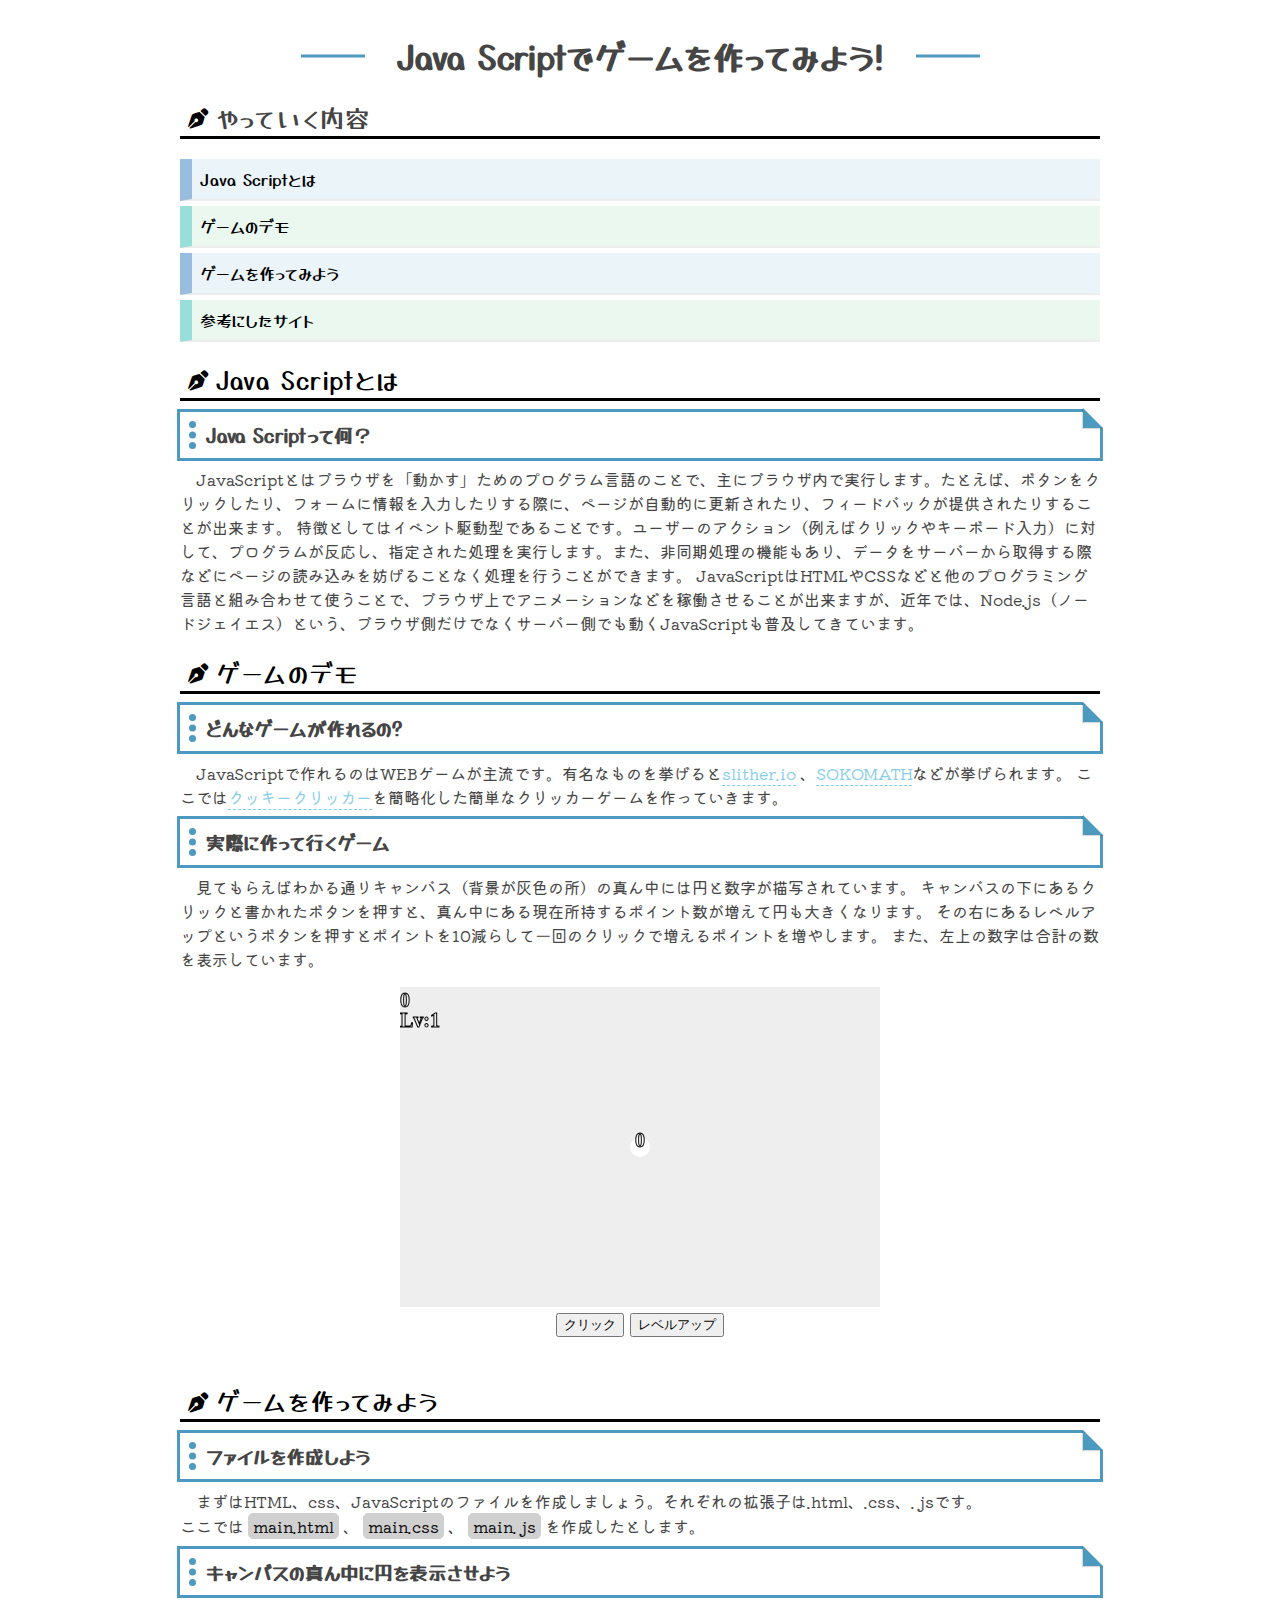
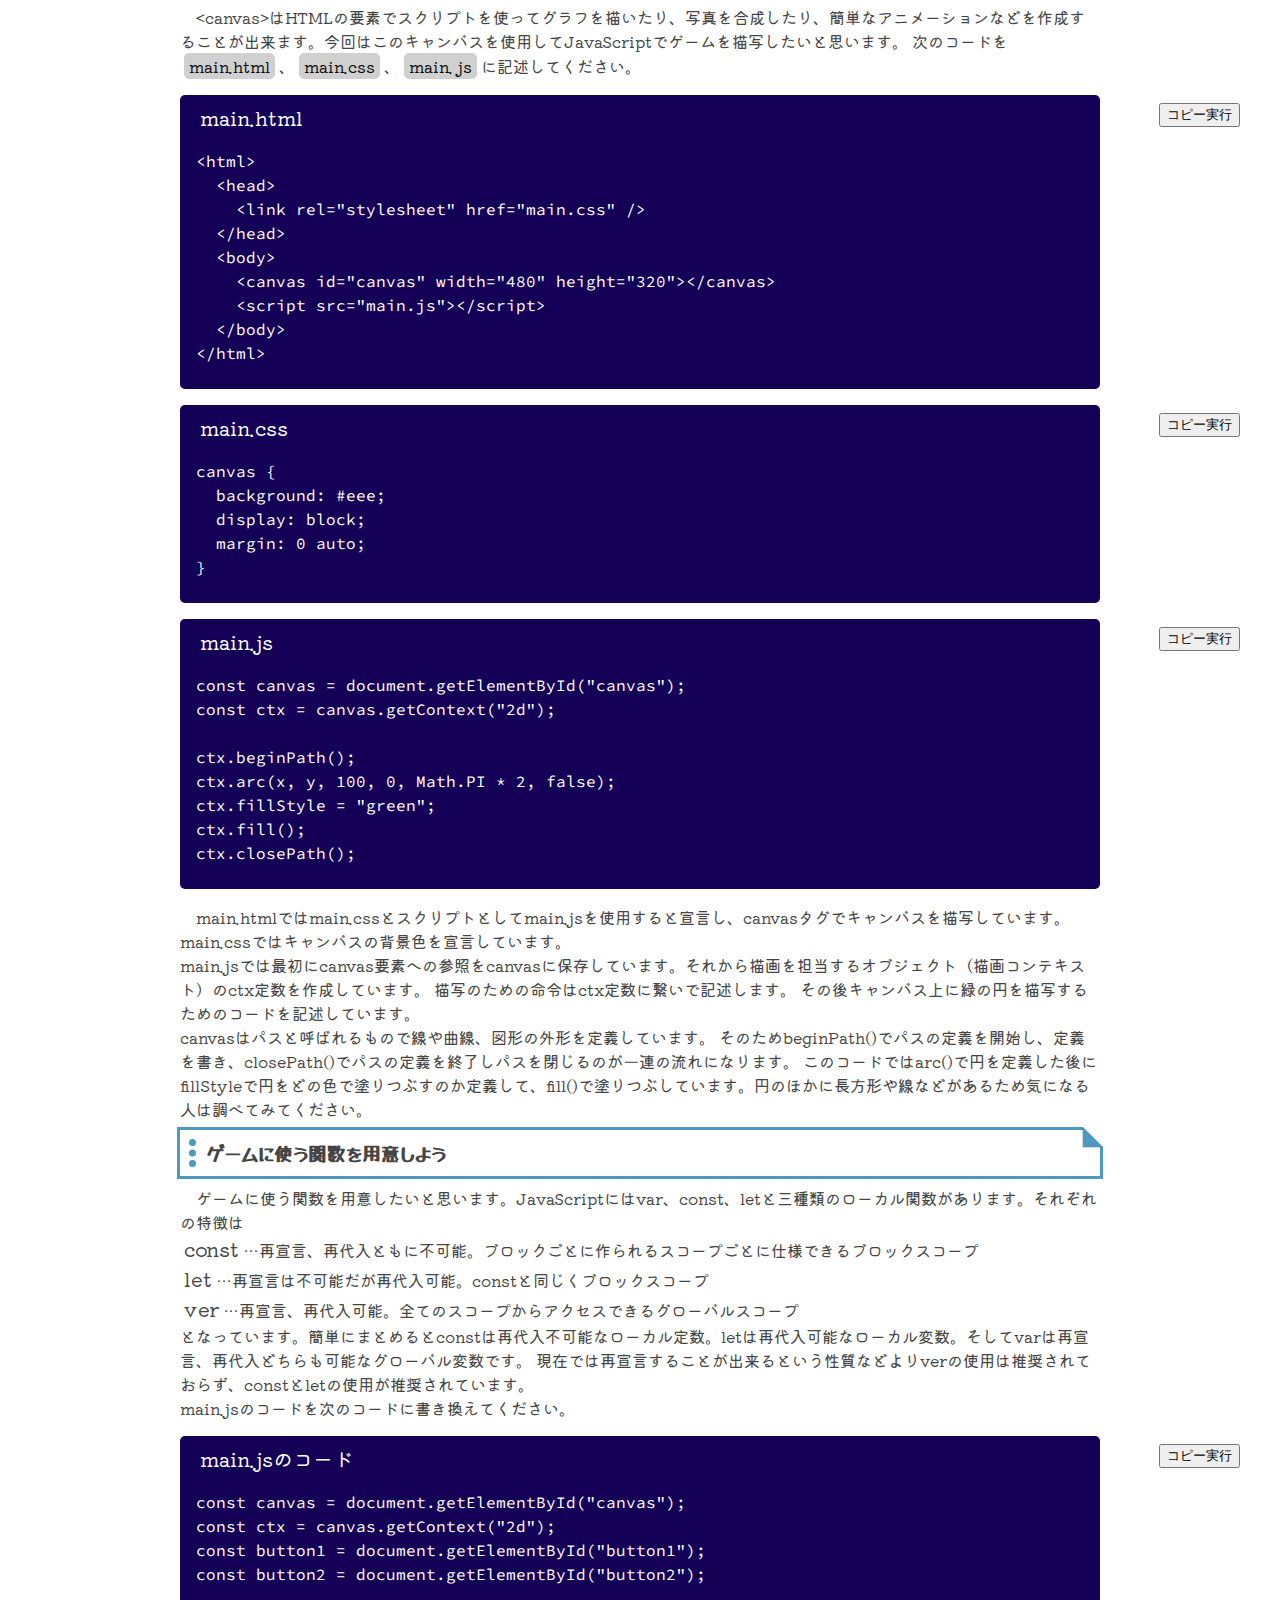
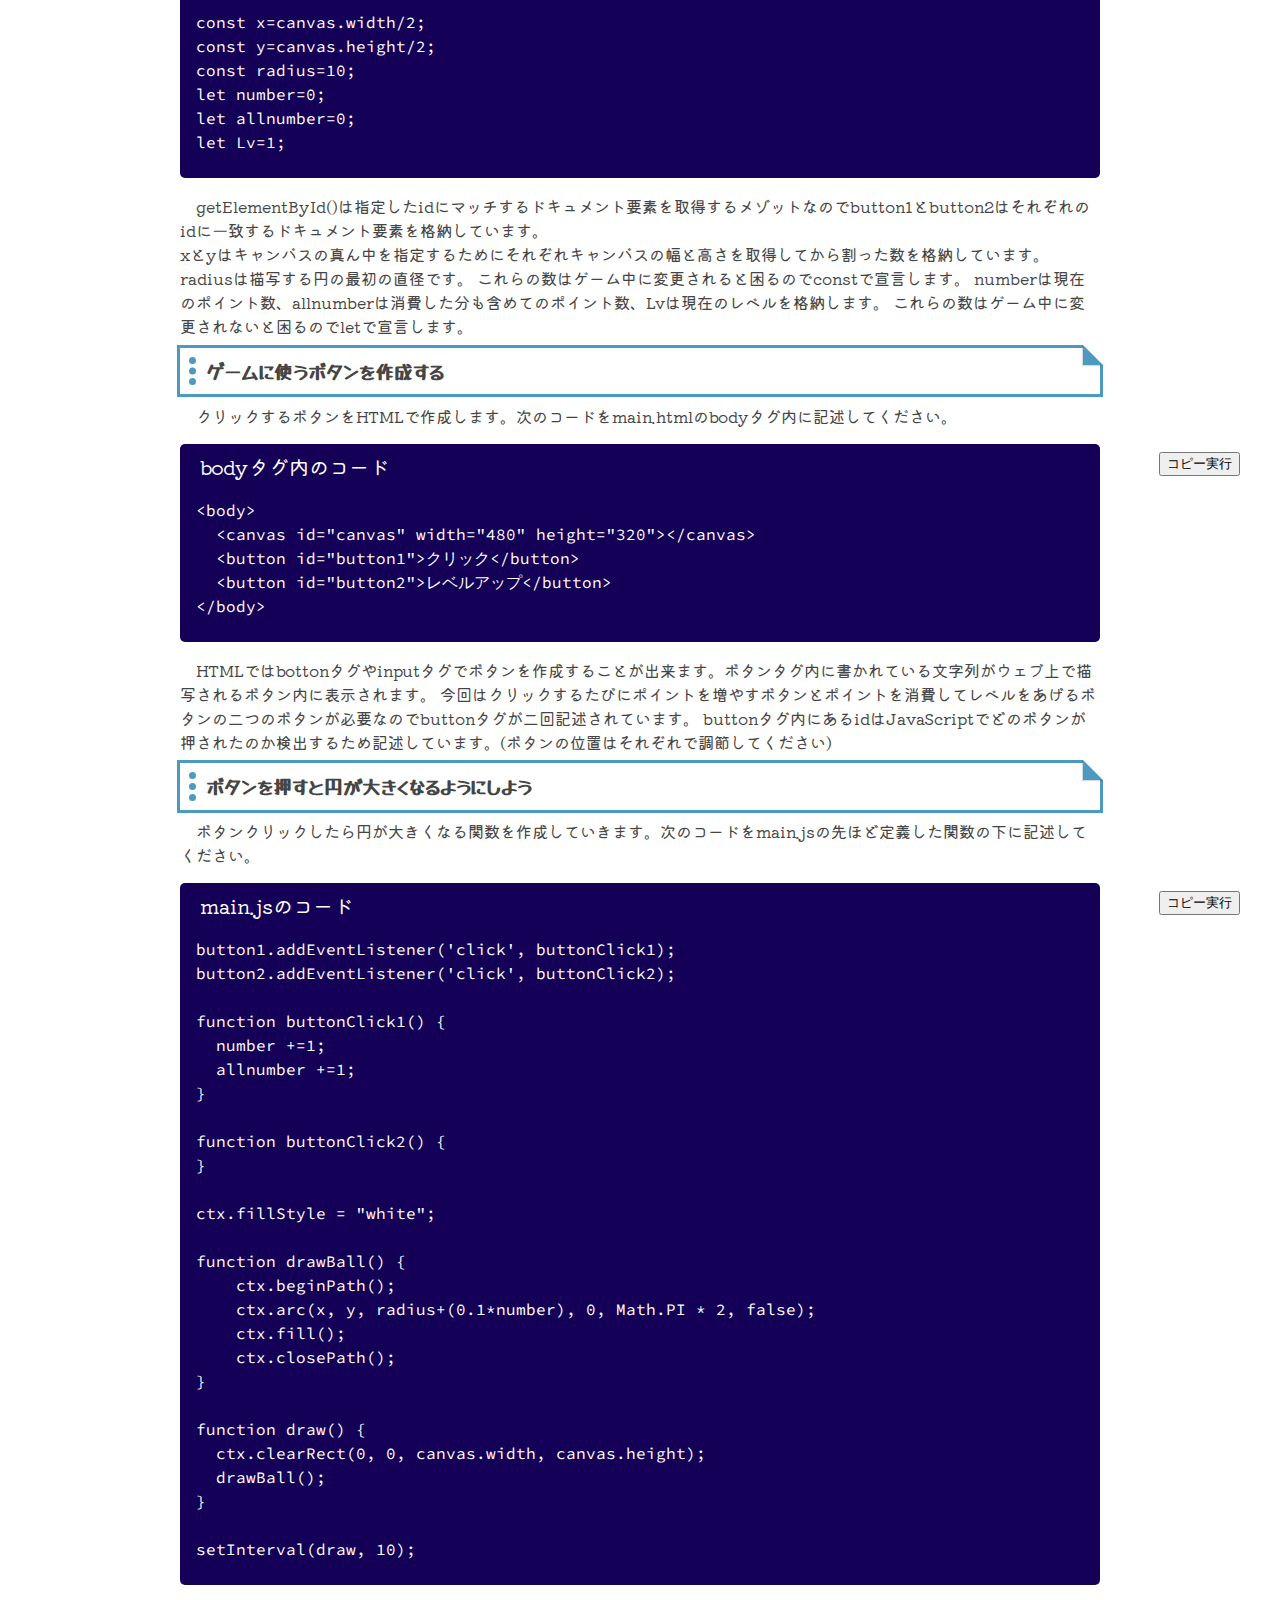
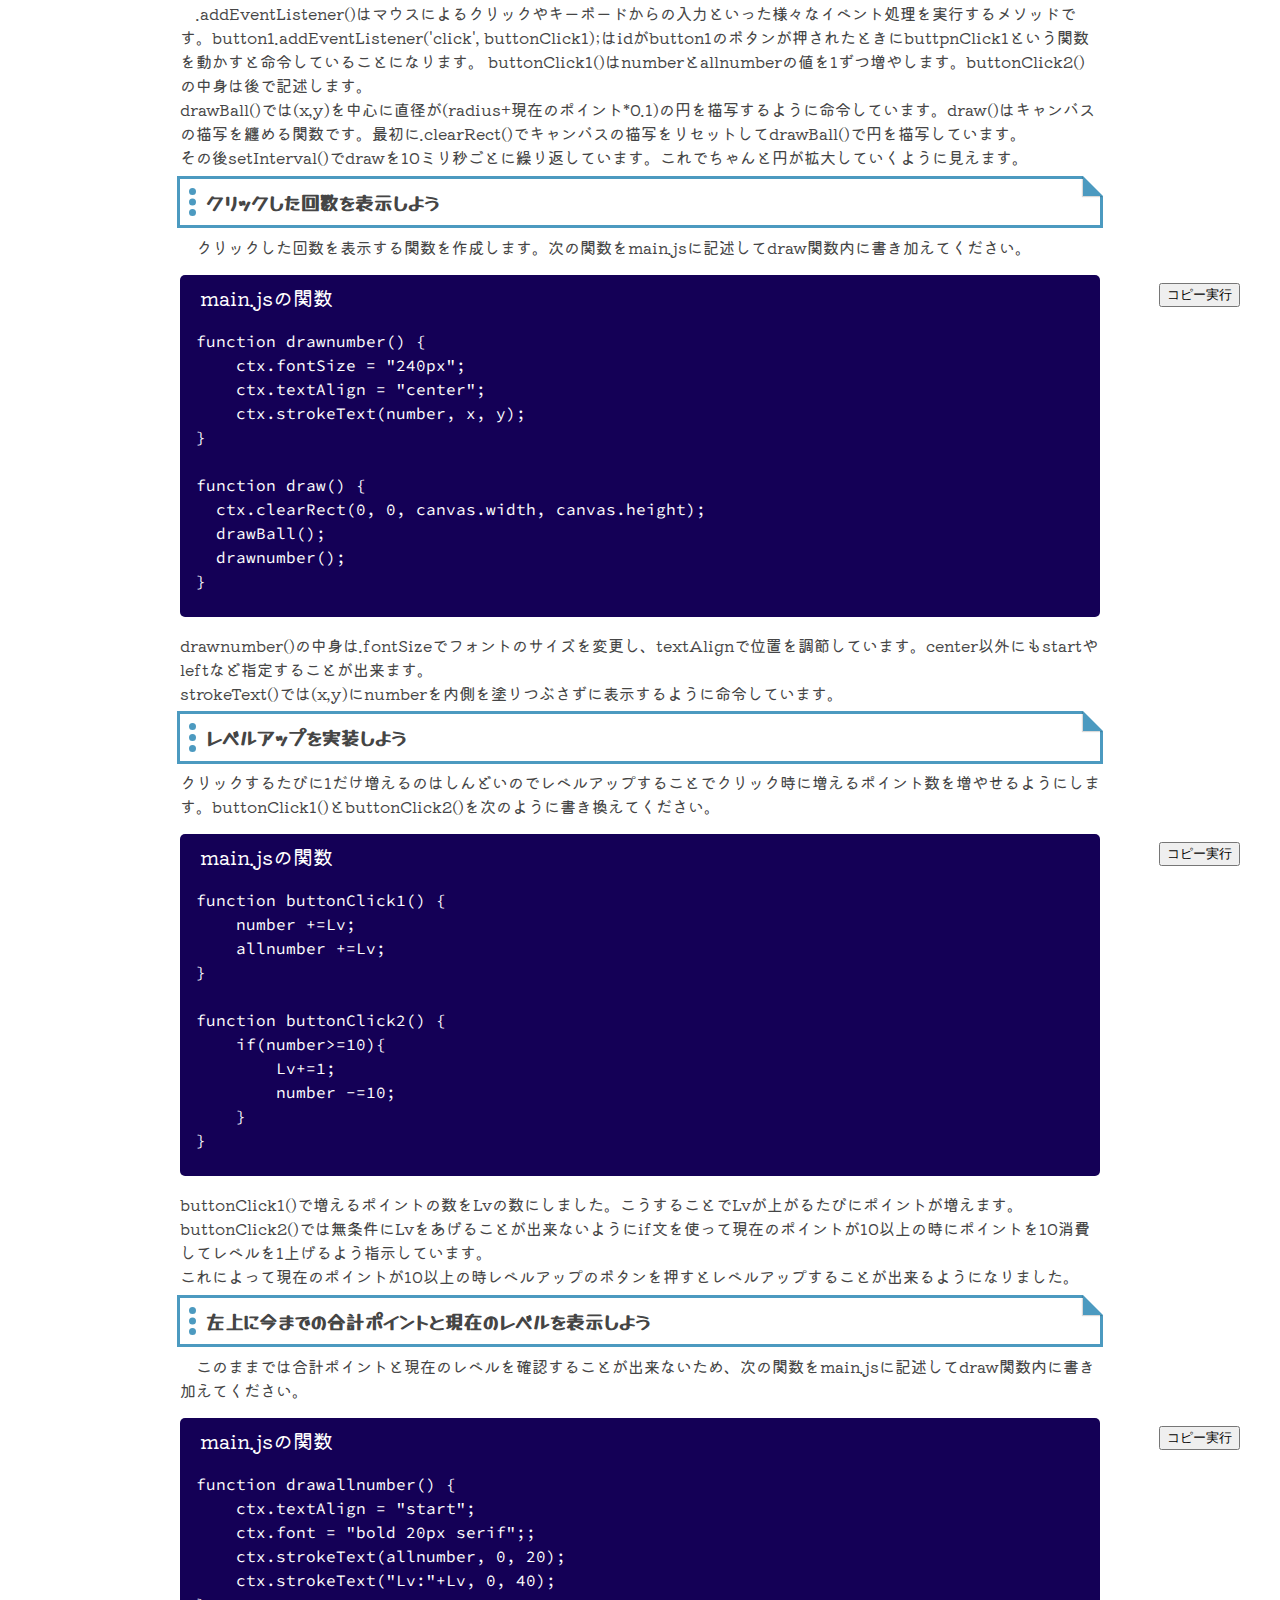
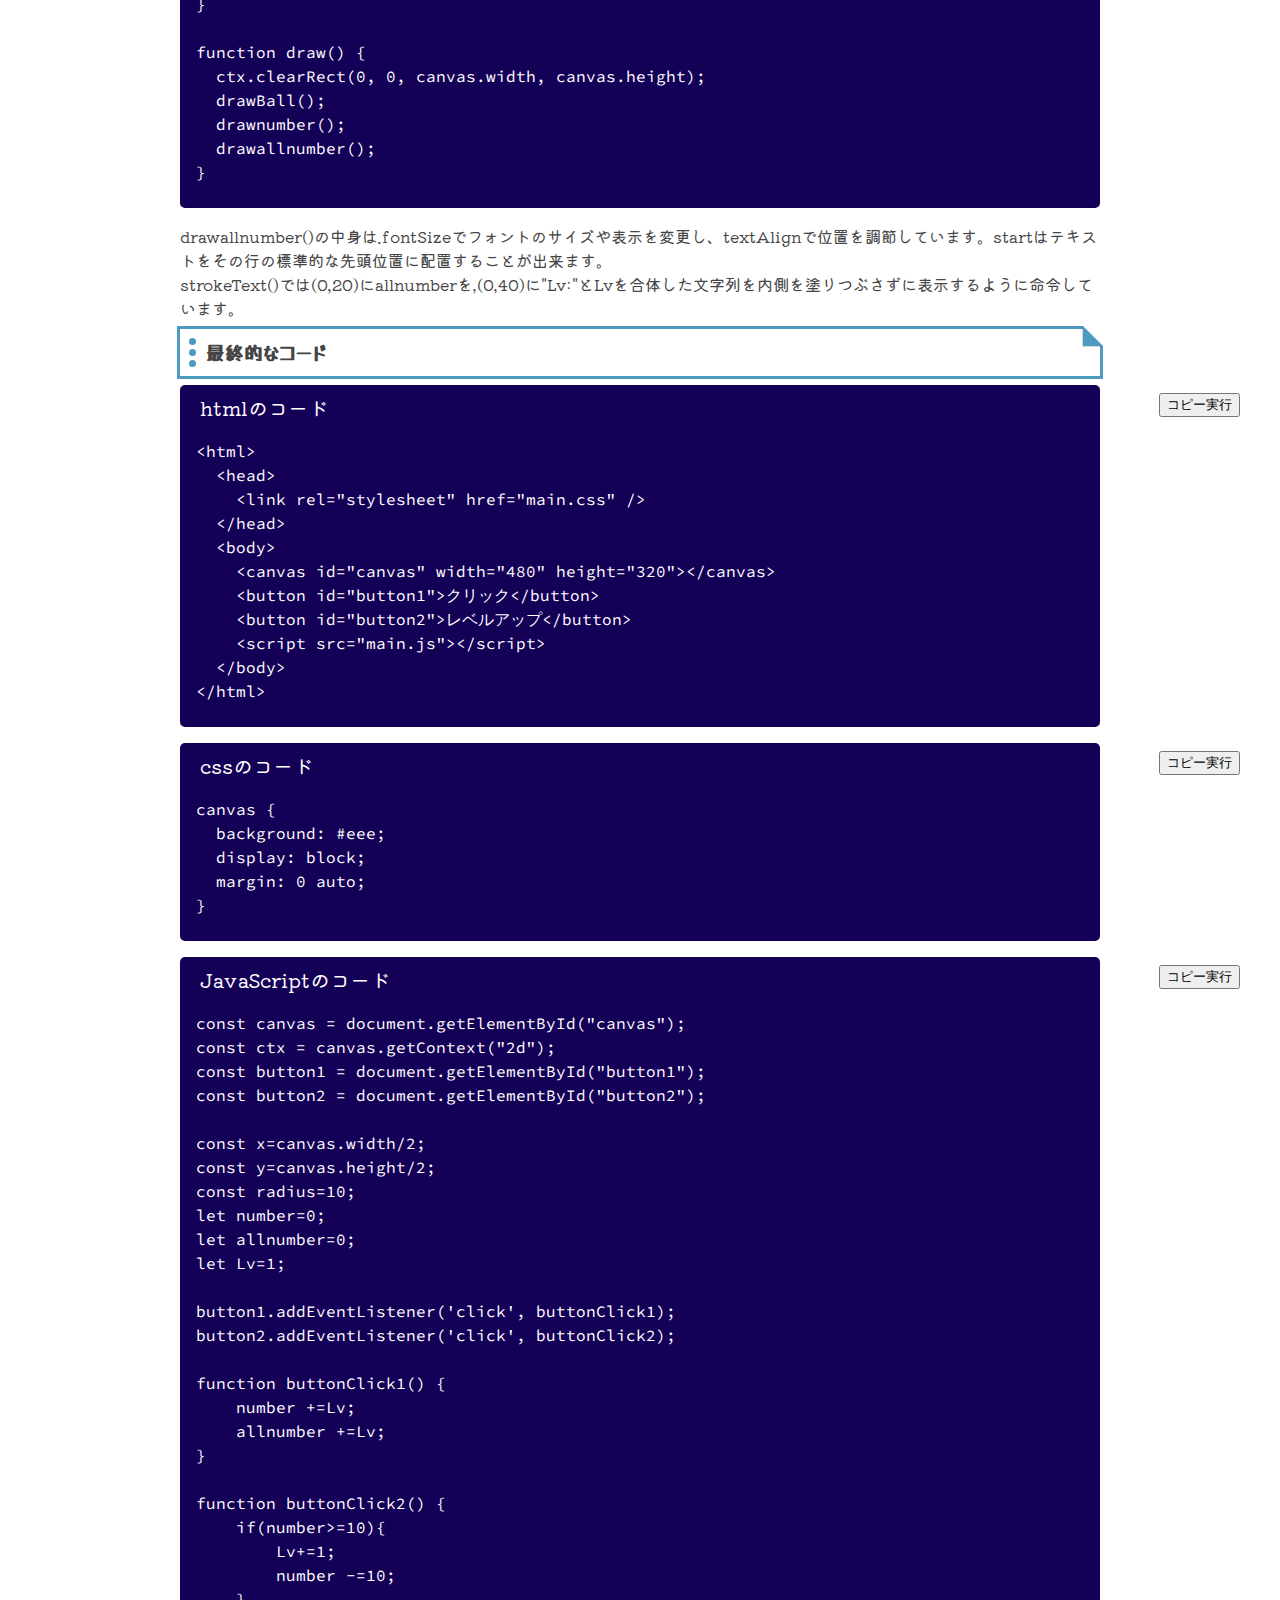
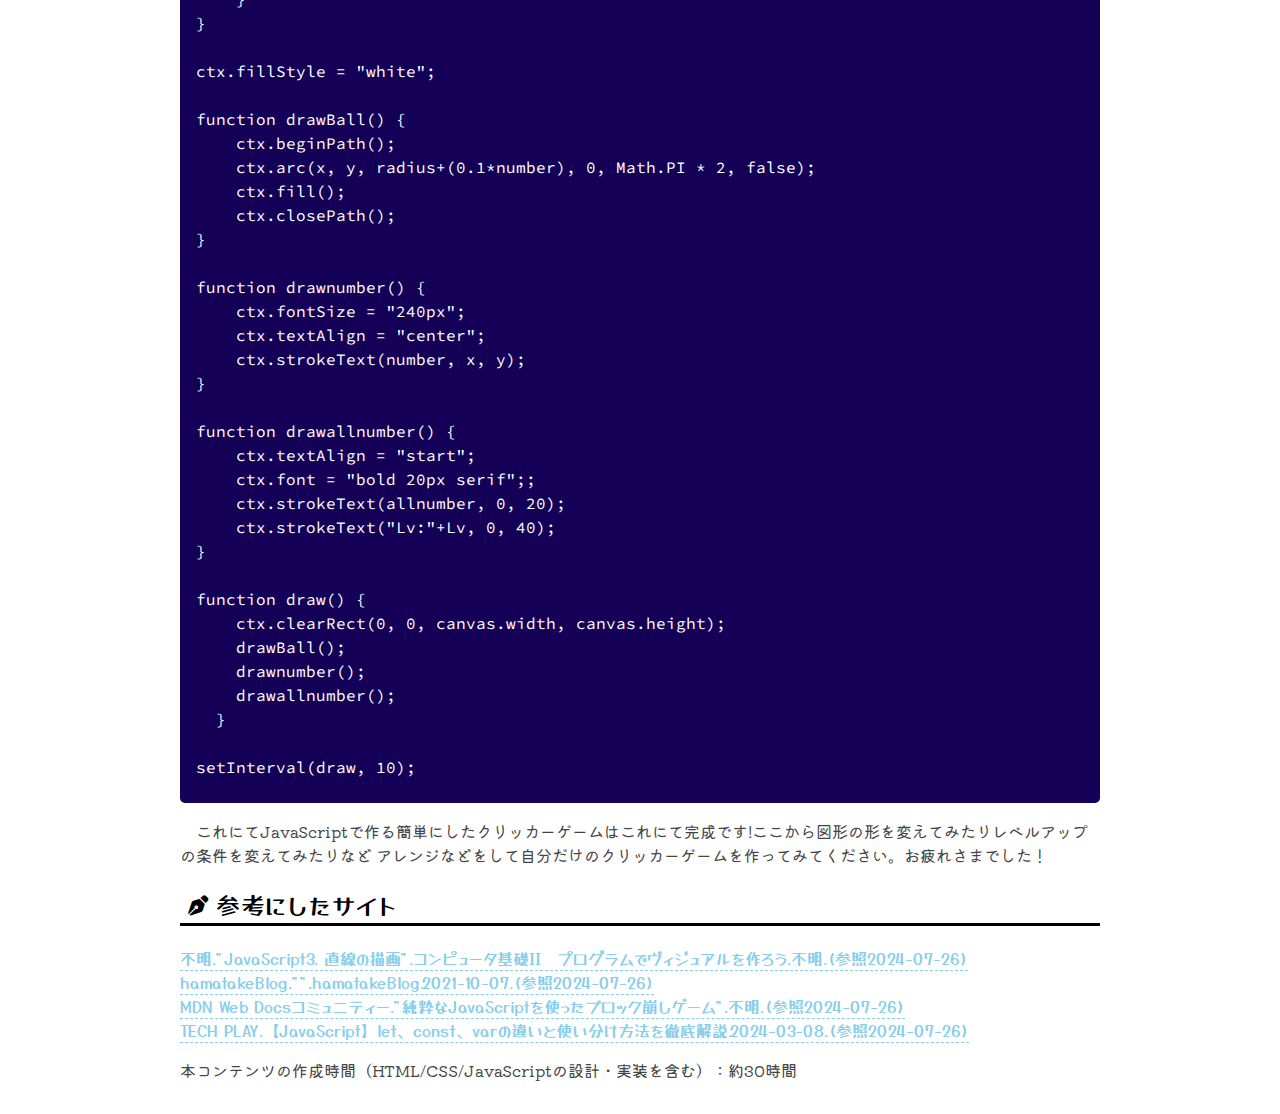
<file: js_game/js_game.html>
<!DOCTYPE html>
<html lang="ja">
  <head>
    <meta charset="utf-8" />
    <title>Java Scriptでゲームを作ってみよう!</title>
    <meta
      name="viewport"
      content="width=device-width, initial-scale=1.0, user-scalable=yes"
    />
    <link
      rel="stylesheet"
      href="https://cdnjs.cloudflare.com/ajax/libs/font-awesome/6.4.2/css/all.min.css"
    />
    <link
      rel="stylesheet"
      href="https://fonts.googleapis.com/css2?family=Yusei+Magic&display=swap"
    />
    <link rel="preconnect" href="https://fonts.googleapis.com">
    <link rel="preconnect" href="https://fonts.gstatic.com" crossorigin>
    <link href="https://fonts.googleapis.com/css2?family=Kiwi+Maru&family=Noto+Sans+JP:wght@100..900&family=Source+Code+Pro:ital,wght@0,200..900;1,200..900&display=swap" rel="stylesheet">
    <link rel="stylesheet" href="js_game.css" />
  </head>

  <body>
    <!-- ここから本文開始 -->
    <div id="page_top"><a href="#"></a></div>

    <h1>Java Scriptでゲームを作ってみよう!</h1>

    <h2>やっていく内容</h2>
    <ul class="list-design">
        <li><a href="#chapter1">Java Scriptとは</a></li>
        <li><a href="#chapter2">ゲームのデモ</a></li>
        <li><a href="#chapter3">ゲームを作ってみよう</a></li>
        <li><a href="#chapter4">参考にしたサイト</a></li>
    </ul>

    <h2><a name="chapter1">Java Scriptとは</a></h2>
        <h3>Java Scriptって何？</h3>
        <p>
          　JavaScriptとはブラウザを「動かす」ためのプログラム言語のことで、主にブラウザ内で実行します。たとえば、ボタンをクリックしたり、フォームに情報を入力したりする際に、ページが自動的に更新されたり、フィードバックが提供されたりすることが出来ます。
          特徴としてはイベント駆動型であることです。ユーザーのアクション（例えばクリックやキーボード入力）に対して、プログラムが反応し、指定された処理を実行します。また、非同期処理の機能もあり、データをサーバーから取得する際などにページの読み込みを妨げることなく処理を行うことができます。
          JavaScriptはHTMLやCSSなどと他のプログラミング言語と組み合わせて使うことで、ブラウザ上でアニメーションなどを稼働させることが出来ますが、近年では、Node.js（ノードジェイエス）という、ブラウザ側だけでなくサーバー側でも動くJavaScriptも普及してきています。
        </p>

    <h2><a name="chapter2">ゲームのデモ</a></h2>
        <h3>どんなゲームが作れるの?</h3>
        <p>
          　JavaScriptで作れるのはWEBゲームが主流です。有名なものを挙げると<a class="url" href="http://slither.com/io">slither.io</a>
        、<a class="url" href="https://plays.org/game/sokomath/">SOKOMATH</a>などが挙げられます。<rb>
            ここでは<a class="url" href="https://orteil.dashnet.org/cookieclicker/beta/">クッキークリッカー</a>を簡略化した簡単なクリッカーゲームを作っていきます。
        </p>
        <h3>実際に作って行くゲーム</h3>
        <p>
          　見てもらえばわかる通りキャンバス（背景が灰色の所）の真ん中には円と数字が描写されています。
          キャンバスの下にあるクリックと書かれたボタンを押すと、真ん中にある現在所持するポイント数が増えて円も大きくなります。
          その右にあるレベルアップというボタンを押すとポイントを10減らして一回のクリックで増えるポイントを増やします。
          また、左上の数字は合計の数を表示しています。
        </p>
        <canvas id="canvas" width="480" height="320"></canvas>
          <table><tr><td>
          <button id="button1">クリック</button>
          <button id="button2">レベルアップ</button>
          </td></tr></table>
        <br>

    <h2><a name="chapter3">ゲームを作ってみよう</a></h2>
        <h3>ファイルを作成しよう</h3>
        <p>
          　まずはHTML、css、JavaScriptのファイルを作成しましょう。それぞれの拡張子は.html、.css、. jsです。<br>
          ここでは<str>main.html</str>、<str>main.css</str>、<str>main. js</str>を作成したとします。
        </p>
        <h3>キャンバスの真ん中に円を表示させよう</h3>
        <p>
          　&lt;canvas&gt;はHTMLの要素でスクリプトを使ってグラフを描いたり、写真を合成したり、簡単なアニメーションなどを作成することが出来ます。今回はこのキャンバスを使用してJavaScriptでゲームを描写したいと思います。
          次のコードを<str>main.html</str>、<str>main.css</str>、<str>main. js</str>に記述してください。</p>
          <div class="box3"><p class="inline"><strong>main.html</strong></p><button class ="inline right_top" onclick="copyButton('html1')">コピー実行</button>
            <pre class="code" id="html1">
&lt;html&gt;
  &lt;head&gt;
    &lt;link rel="stylesheet" href="main.css" /&gt;
  &lt;/head&gt;
  &lt;body&gt;
    &lt;canvas id="canvas" width="480" height="320"&gt;&lt;/canvas&gt;
    &lt;script src="main.js"&gt;&lt;/script&gt;
  &lt;/body&gt;
&lt;/html&gt;</pre>
            </div>

          <div class="box3"><p class="inline"><strong>main.css</strong></p><button class ="inline right_top" onclick="copyButton('css1')">コピー実行</button>
            <pre class="code" id="css1">
canvas {
  background: #eee;
  display: block;
  margin: 0 auto;
}</pre>
          </div>

          <div class="box3"><p class="inline"><strong>main.js</strong></p><button class ="inline right_top" onclick="copyButton('js1')">コピー実行</button>
            <pre class="code" id="js1">
const canvas = document.getElementById("canvas");
const ctx = canvas.getContext("2d");

ctx.beginPath();
ctx.arc(x, y, 100, 0, Math.PI * 2, false);
ctx.fillStyle = "green";
ctx.fill();
ctx.closePath();</pre>
          </div>
        <p>　main.htmlではmain.cssとスクリプトとしてmain.jsを使用すると宣言し、canvasタグでキャンバスを描写しています。
        main.cssではキャンバスの背景色を宣言しています。<br>
        main.jsでは最初にcanvas要素への参照をcanvasに保存しています。それから描画を担当するオブジェクト（描画コンテキスト）のctx定数を作成しています。
        描写のための命令はctx定数に繋いで記述します。
        その後キャンバス上に緑の円を描写するためのコードを記述しています。<br>
        canvasはパスと呼ばれるもので線や曲線、図形の外形を定義しています。
        そのためbeginPath()でパスの定義を開始し、定義を書き、closePath()でパスの定義を終了しパスを閉じるのが一連の流れになります。
        このコードではarc()で円を定義した後にfillStyleで円をどの色で塗りつぶすのか定義して、fill()で塗りつぶしています。円のほかに長方形や線などがあるため気になる人は調べてみてください。</p>
        <h3>ゲームに使う関数を用意しよう</h3>
        <p>
          　ゲームに使う関数を用意したいと思います。JavaScriptにはvar、const、letと三種類のローカル関数があります。それぞれの特徴は<br>
          <strong>const</strong>…再宣言、再代入ともに不可能。ブロックごとに作られるスコープごとに仕様できるブロックスコープ<br>
          <strong>let</strong>…再宣言は不可能だが再代入可能。constと同じくブロックスコープ<br>
          <strong>ver</strong>…再宣言、再代入可能。全てのスコープからアクセスできるグローバルスコープ<br>
          となっています。簡単にまとめるとconstは再代入不可能なローカル定数。letは再代入可能なローカル変数。そしてvarは再宣言、再代入どちらも可能なグローバル変数です。
          現在では再宣言することが出来るという性質などよりverの使用は推奨されておらず、constとletの使用が推奨されています。<br>
          main.jsのコードを次のコードに書き換えてください。</p>

        <div class="box3"><p class="inline"><strong>main.jsのコード</strong></p><button class ="inline right_top" onclick="copyButton('js2')">コピー実行</button>
          <pre class="code" id="js2">
const canvas = document.getElementById("canvas");
const ctx = canvas.getContext("2d");
const button1 = document.getElementById("button1");
const button2 = document.getElementById("button2");

const x=canvas.width/2;
const y=canvas.height/2;
const radius=10;
let number=0;
let allnumber=0;
let Lv=1;</pre>
        </div>
        <p>
        　getElementById()は指定したidにマッチするドキュメント要素を取得するメゾットなのでbutton1とbutton2はそれぞれのidに一致するドキュメント要素を格納しています。<br>
        xとyはキャンバスの真ん中を指定するためにそれぞれキャンバスの幅と高さを取得してから割った数を格納しています。radiusは描写する円の最初の直径です。
        これらの数はゲーム中に変更されると困るのでconstで宣言します。
        numberは現在のポイント数、allnumberは消費した分も含めてのポイント数、Lvは現在のレベルを格納します。
        これらの数はゲーム中に変更されないと困るのでletで宣言します。
        </p>
        <h3>ゲームに使うボタンを作成する</h3>
        <p>
          　クリックするボタンをHTMLで作成します。次のコードをmain.htmlのbodyタグ内に記述してください。</p>
        <div class="box3"><p class="inline"><strong>bodyタグ内のコード</strong></p><button class ="inline right_top" onclick="copyButton('html2')">コピー実行</button>
          <pre class="code" id="html2">
&lt;body&gt;
  &lt;canvas id="canvas" width="480" height="320"&gt;&lt;/canvas&gt;
  &lt;button id="button1"&gt;クリック&lt;/button&gt;
  &lt;button id="button2"&gt;レベルアップ&lt;/button&gt;
&lt;/body&gt;</pre>
        </div>
        <p>　HTMLではbottonタグやinputタグでボタンを作成することが出来ます。ボタンタグ内に書かれている文字列がウェブ上で描写されるボタン内に表示されます。
        今回はクリックするたびにポイントを増やすボタンとポイントを消費してレベルをあげるボタンの二つのボタンが必要なのでbuttonタグが二回記述されています。
        buttonタグ内にあるidはJavaScriptでどのボタンが押されたのか検出するため記述しています。(ボタンの位置はそれぞれで調節してください)
        </p>
        <!-- <h3>buttonとinputの違い</h3>
        <p>
          　HTMLにはボタンを作るときにbuttonで作る方法とinputで作る方法があります。これら二つの方法の違いは～
        </p> -->
        <h3>ボタンを押すと円が大きくなるようにしよう</h3>
        <p>
          　ボタンクリックしたら円が大きくなる関数を作成していきます。次のコードをmain.jsの先ほど定義した関数の下に記述してください。
        </p>
        <div class="box3"><p class="inline"><strong>main.jsのコード</strong></p><button class ="inline right_top" onclick="copyButton('js3')">コピー実行</button>
          <pre class="code" id="js3">
button1.addEventListener('click', buttonClick1);
button2.addEventListener('click', buttonClick2);

function buttonClick1() {
  number +=1;
  allnumber +=1;
}

function buttonClick2() {
}

ctx.fillStyle = "white";

function drawBall() {
    ctx.beginPath();
    ctx.arc(x, y, radius+(0.1*number), 0, Math.PI * 2, false);
    ctx.fill();
    ctx.closePath();
}

function draw() {
  ctx.clearRect(0, 0, canvas.width, canvas.height);
  drawBall();
}

setInterval(draw, 10);</pre>
        </div>
        <p>
          　.addEventListener()はマウスによるクリックやキーボードからの入力といった様々なイベント処理を実行するメソッドです。button1.addEventListener('click', buttonClick1);はidがbutton1のボタンが押されたときにbuttpnClick1という関数を動かすと命令していることになります。
          buttonClick1()はnumberとallnumberの値を1ずつ増やします。buttonClick2()の中身は後で記述します。<br>
          drawBall()では(x,y)を中心に直径が(radius+現在のポイント*0.1)の円を描写するように命令しています。draw()はキャンバスの描写を纏める関数です。最初に.clearRect()でキャンバスの描写をリセットしてdrawBall()で円を描写しています。
          <br>その後setInterval()でdrawを10ミリ秒ごとに繰り返しています。これでちゃんと円が拡大していくように見えます。
        </p>
        <h3>クリックした回数を表示しよう</h3>
        <p>
          　クリックした回数を表示する関数を作成します。次の関数をmain.jsに記述してdraw関数内に書き加えてください。
        </p>
        <div class="box3"><p class="inline"><strong>main.jsの関数</strong></p><button class ="inline right_top" onclick="copyButton('js4')">コピー実行</button>
          <pre class="code" id="js4">
function drawnumber() {
    ctx.fontSize = "240px";
    ctx.textAlign = "center";
    ctx.strokeText(number, x, y);
}

function draw() {
  ctx.clearRect(0, 0, canvas.width, canvas.height);
  drawBall();
  drawnumber();
}</pre>
        </div>
        <p>
          drawnumber()の中身は.fontSizeでフォントのサイズを変更し、textAlignで位置を調節しています。center以外にもstartやleftなど指定することが出来ます。<br>
          strokeText()では(x,y)にnumberを内側を塗りつぶさずに表示するように命令しています。
        </p>
        <h3>レベルアップを実装しよう</h3>
        <p>
          クリックするたびに1だけ増えるのはしんどいのでレベルアップすることでクリック時に増えるポイント数を増やせるようにします。buttonClick1()とbuttonClick2()を次のように書き換えてください。
        </p>
        <div class="box3"><p class="inline"><strong>main.jsの関数</strong></p><button class ="inline right_top" onclick="copyButton('js5')">コピー実行</button>
          <pre class="code" id="js5">
function buttonClick1() {
    number +=Lv;
    allnumber +=Lv;
}

function buttonClick2() {
    if(number>=10){
        Lv+=1;
        number -=10;
    }
}</pre></div>
        <p>
          buttonClick1()で増えるポイントの数をLvの数にしました。こうすることでLvが上がるたびにポイントが増えます。<br>
          buttonClick2()では無条件にLvをあげることが出来ないようにif文を使って現在のポイントが10以上の時にポイントを10消費してレベルを1上げるよう指示しています。<br>
          これによって現在のポイントが10以上の時レベルアップのボタンを押すとレベルアップすることが出来るようになりました。
        </p>

        <h3>左上に今までの合計ポイントと現在のレベルを表示しよう</h3>
        <p>
          　このままでは合計ポイントと現在のレベルを確認することが出来ないため、次の関数をmain.jsに記述してdraw関数内に書き加えてください。
        </p>
        <div class="box3"><p class="inline"><strong>main.jsの関数</strong></p><button class ="inline right_top" onclick="copyButton('js6')">コピー実行</button>
          <pre class="code" id="js6">
function drawallnumber() {
    ctx.textAlign = "start";
    ctx.font = "bold 20px serif";;
    ctx.strokeText(allnumber, 0, 20);
    ctx.strokeText("Lv:"+Lv, 0, 40);
}

function draw() {
  ctx.clearRect(0, 0, canvas.width, canvas.height);
  drawBall();
  drawnumber();
  drawallnumber();
}</pre>
        </div>
        <p>
          drawallnumber()の中身は.fontSizeでフォントのサイズや表示を変更し、textAlignで位置を調節しています。startはテキストをその行の標準的な先頭位置に配置することが出来ます。<br>
          strokeText()では(0,20)にallnumberを,(0,40)に"Lv:"とLvを合体した文字列を内側を塗りつぶさずに表示するように命令しています。
        </p>
        <h3>最終的なコード</h3>
        <div class="box3"><p class="inline"><strong>htmlのコード</strong></p><button class ="inline right_top" onclick="copyButton('copyhtml')">コピー実行</button>
        <pre class="code" id="copyhtml">
&lt;html&gt;
  &lt;head&gt;
    &lt;link rel="stylesheet" href="main.css" /&gt;
  &lt;/head&gt;
  &lt;body&gt;
    &lt;canvas id="canvas" width="480" height="320"&gt;&lt;/canvas&gt;
    &lt;button id="button1"&gt;クリック&lt;/button&gt;
    &lt;button id="button2"&gt;レベルアップ&lt;/button&gt;
    &lt;script src="main.js"&gt;&lt;/script&gt;
  &lt;/body&gt;
&lt;/html&gt;</pre>
        </div>
        <div class="box3"><p class="inline"><strong>cssのコード</strong></p><button class ="inline right_top" onclick="copyButton('copycss')">コピー実行</button>
          <pre class="code"  id="copycss">
canvas {
  background: #eee;
  display: block;
  margin: 0 auto;
}</pre>
        </div>

        <div class="box3"><p class="inline"><strong>JavaScriptのコード</strong></p><button class ="inline right_top" onclick="copyButton('copyjavascript')">コピー実行</button>
          <pre class="code" id="copyjavascript">
const canvas = document.getElementById("canvas");
const ctx = canvas.getContext("2d");
const button1 = document.getElementById("button1");
const button2 = document.getElementById("button2");

const x=canvas.width/2;
const y=canvas.height/2;
const radius=10;
let number=0;
let allnumber=0;
let Lv=1;

button1.addEventListener('click', buttonClick1);
button2.addEventListener('click', buttonClick2);

function buttonClick1() {
    number +=Lv;
    allnumber +=Lv;
}

function buttonClick2() {
    if(number>=10){
        Lv+=1;
        number -=10;
    }
}

ctx.fillStyle = "white";

function drawBall() {
    ctx.beginPath();
    ctx.arc(x, y, radius+(0.1*number), 0, Math.PI * 2, false);
    ctx.fill();
    ctx.closePath();
}

function drawnumber() {
    ctx.fontSize = "240px";
    ctx.textAlign = "center";
    ctx.strokeText(number, x, y);
}

function drawallnumber() {
    ctx.textAlign = "start";
    ctx.font = "bold 20px serif";;
    ctx.strokeText(allnumber, 0, 20);
    ctx.strokeText("Lv:"+Lv, 0, 40);
}

function draw() {
    ctx.clearRect(0, 0, canvas.width, canvas.height);
    drawBall();
    drawnumber();
    drawallnumber();
  }

setInterval(draw, 10);</pre>
      </div>
      <p>
        　これにてJavaScriptで作る簡単にしたクリッカーゲームはこれにて完成です!ここから図形の形を変えてみたりレベルアップの条件を変えてみたりなど
        アレンジなどをして自分だけのクリッカーゲームを作ってみてください。お疲れさまでした！
      </p>

    <h2><a name="chapter4">参考にしたサイト</a></h2>
    <a class ="url"href="https://cc.musabi.ac.jp/kenkyu/cf/renew/program/canvas/canvas03.html#:~:text=Canvas%E3%81%AF%E3%80%8C%E3%83%91%E3%82%B9%E3%80%8D%E3%81%A8%E5%91%BC%E3%81%B0%E3%82%8C%E3%82%8B,%E3%83%91%E3%82%B9%E3%81%AB%E4%BC%BC%E3%81%A6%E3%81%84%E3%81%BE%E3%81%99%EF%BC%89%E3%80%82&text=%E6%8F%8F%E7%94%BB%E3%81%AE%E3%81%9F%E3%82%81%E3%81%AE%E5%91%BD%E4%BB%A4,%E3%81%A4%E3%81%AA%E3%81%84%E3%81%A7%E5%85%A5%E5%8A%9B%E3%81%97%E3%81%BE%E3%81%99%E3%80%82">
      不明."JavaScript3. 直線の描画".コンピュータ基礎II　プログラムでヴィジュアルを作ろう.不明.(参照2024-07-26)
    </a><br>
    <a class ="url"href="https://hamatakeblog.hatenablog.com/entry/2021/10/07/231101#google_vignette">
      hamatakeBlog."".hamatakeBlog.2021-10-07.(参照2024-07-26)
    </a><br>
    <a class ="url"href="https://developer.mozilla.org/ja/docs/Games/Tutorials/2D_Breakout_game_pure_JavaScript">
      MDN Web Docsコミュニティー."純粋なJavaScriptを使ったブロック崩しゲーム".不明.(参照2024-07-26)
    </a><br>
    <a class ="url"href="https://techplay.jp/column/1619">
      TECH PLAY.【JavaScript】let、const、varの違いと使い分け方法を徹底解説.2024-03-08.(参照2024-07-26)
    </a>
    <br>
    <p>
      本コンテンツの作成時間（HTML/CSS/JavaScriptの設計・実装を含む）：約30時間
    </p>
    <script src="js_game.js"></script>
  </body>
</html>
</file>
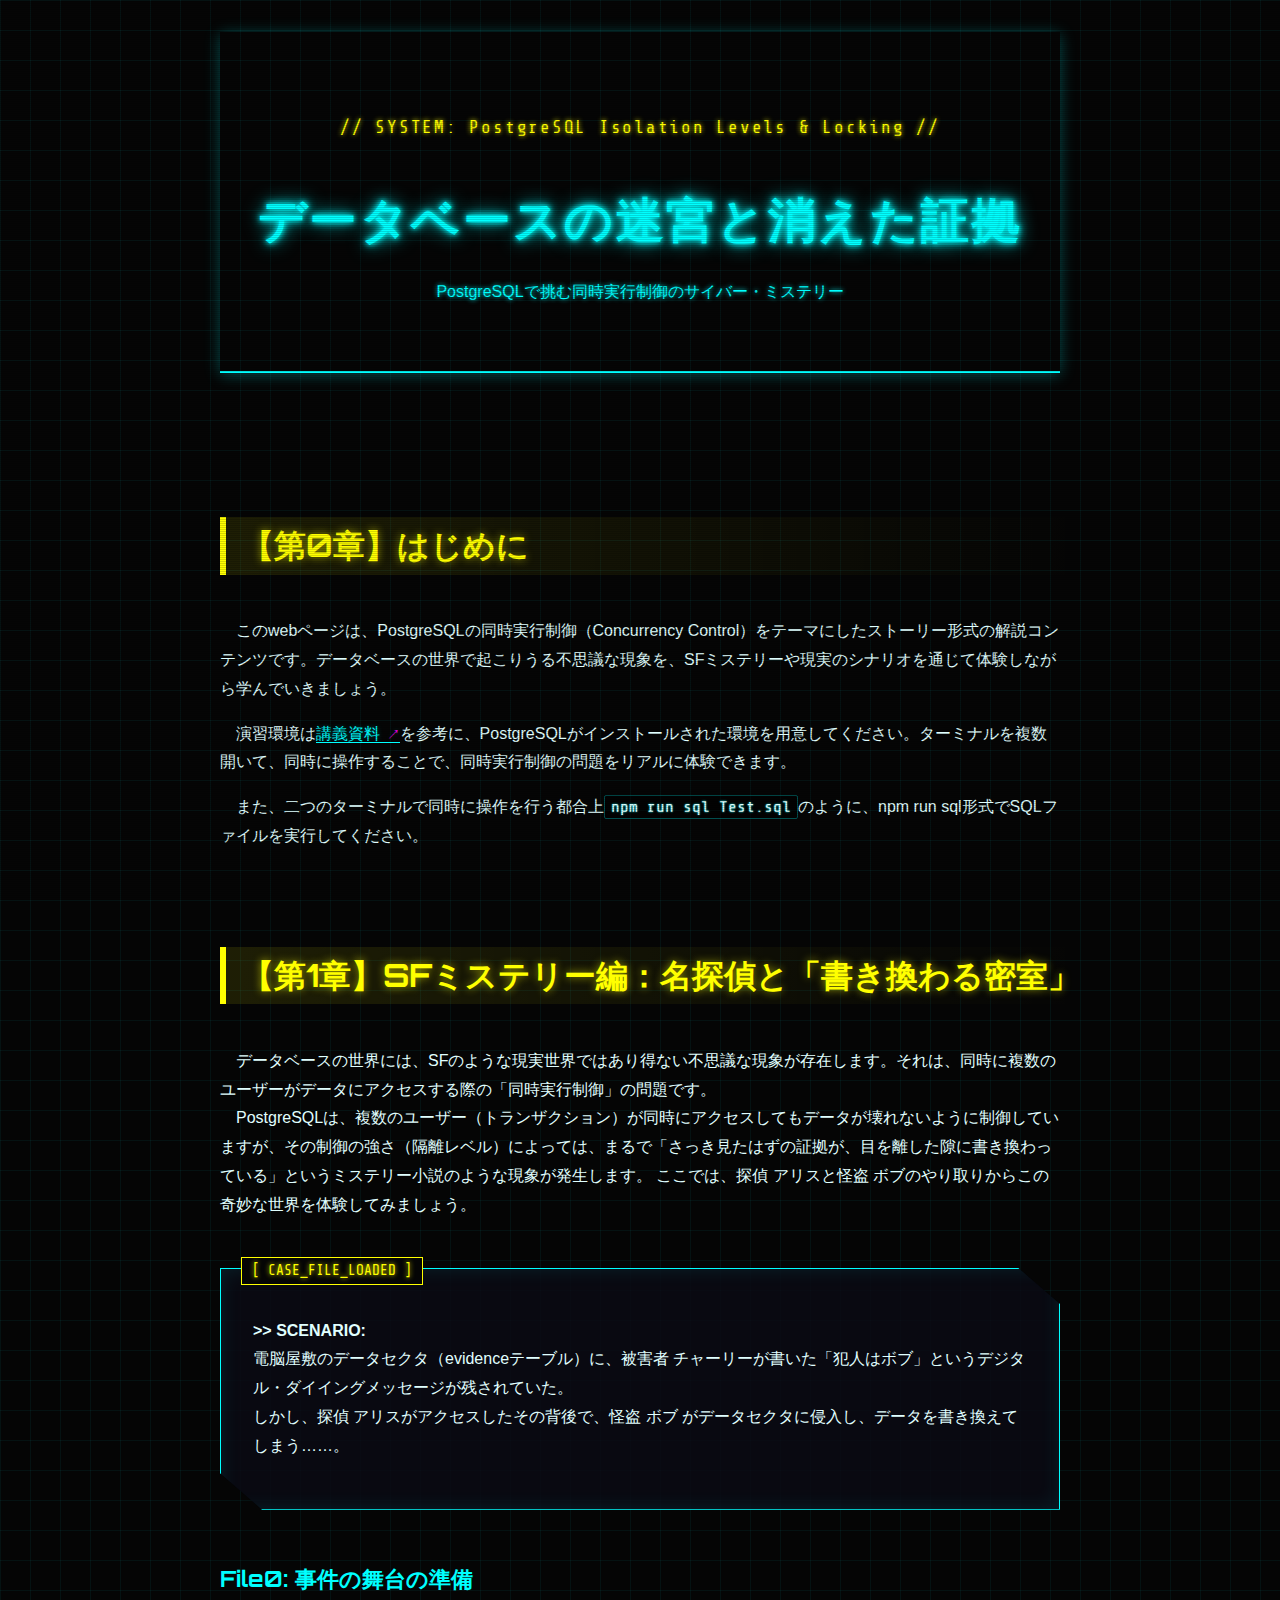
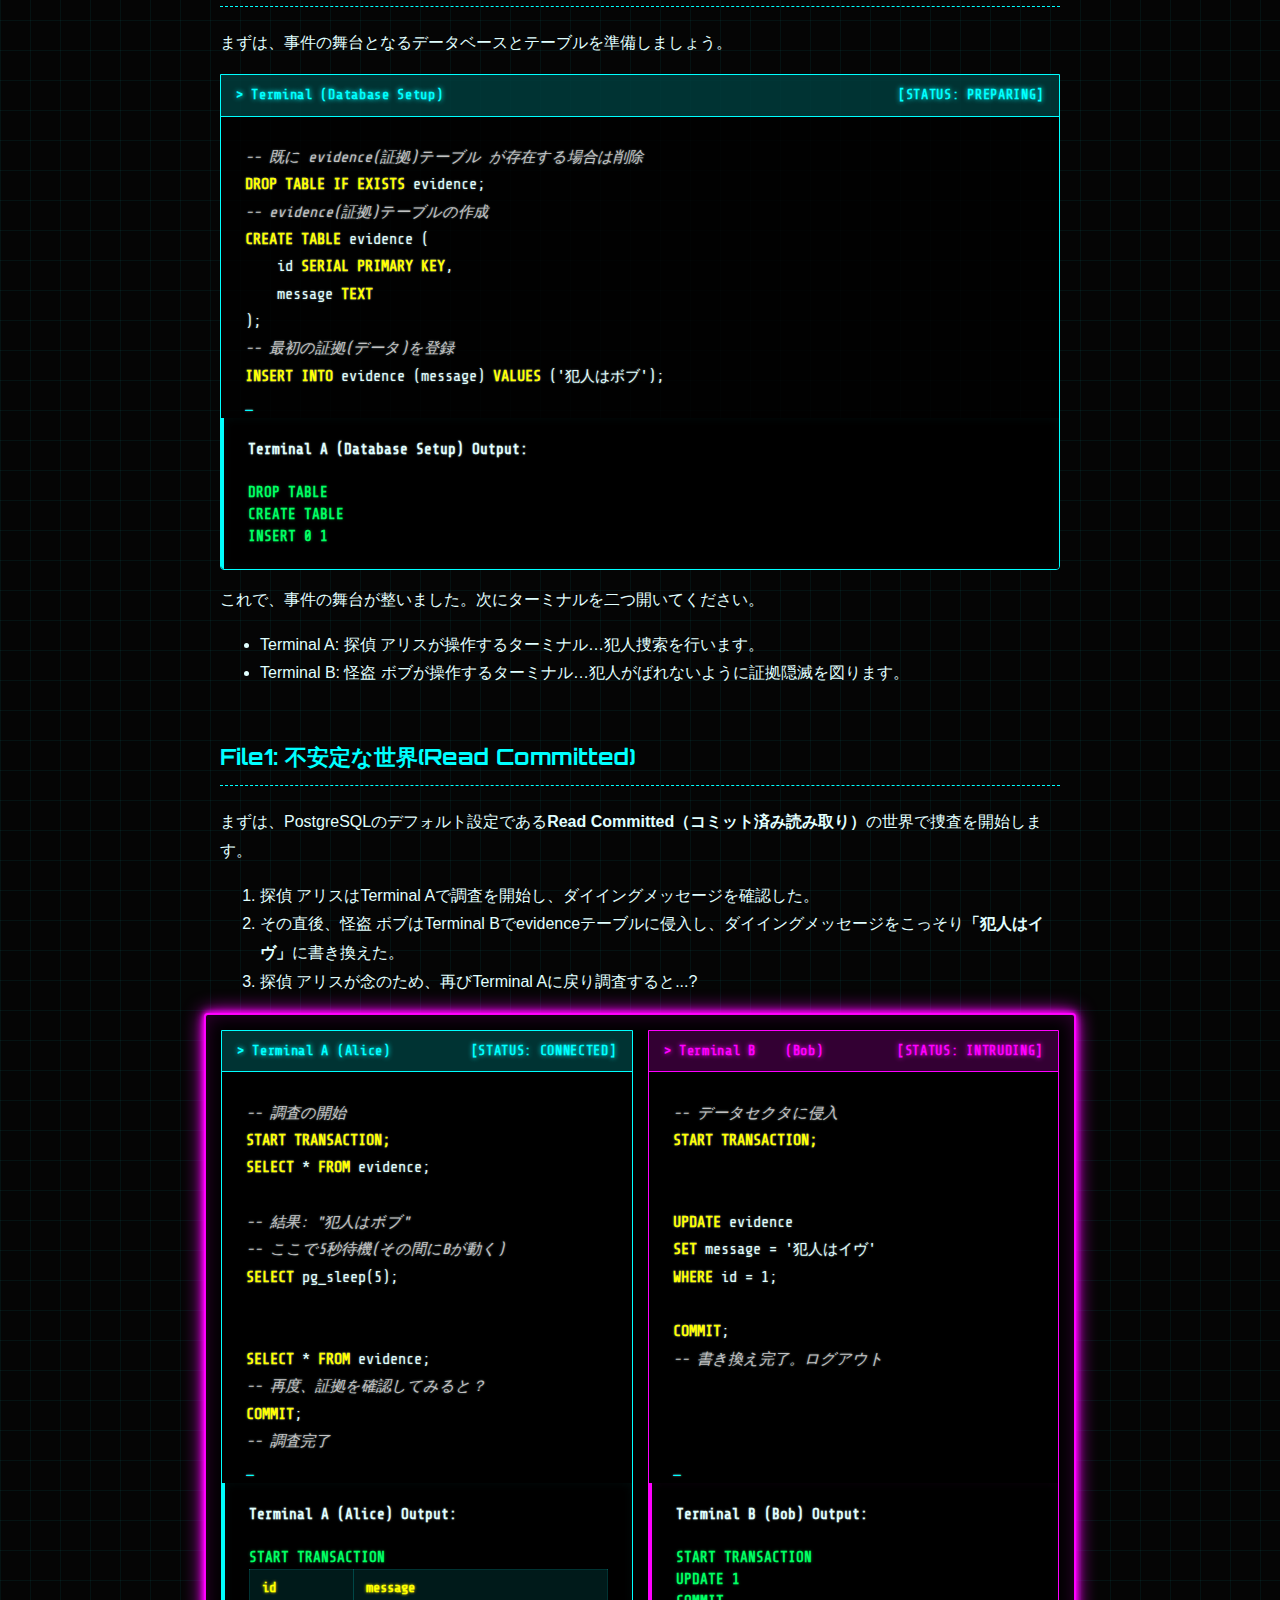
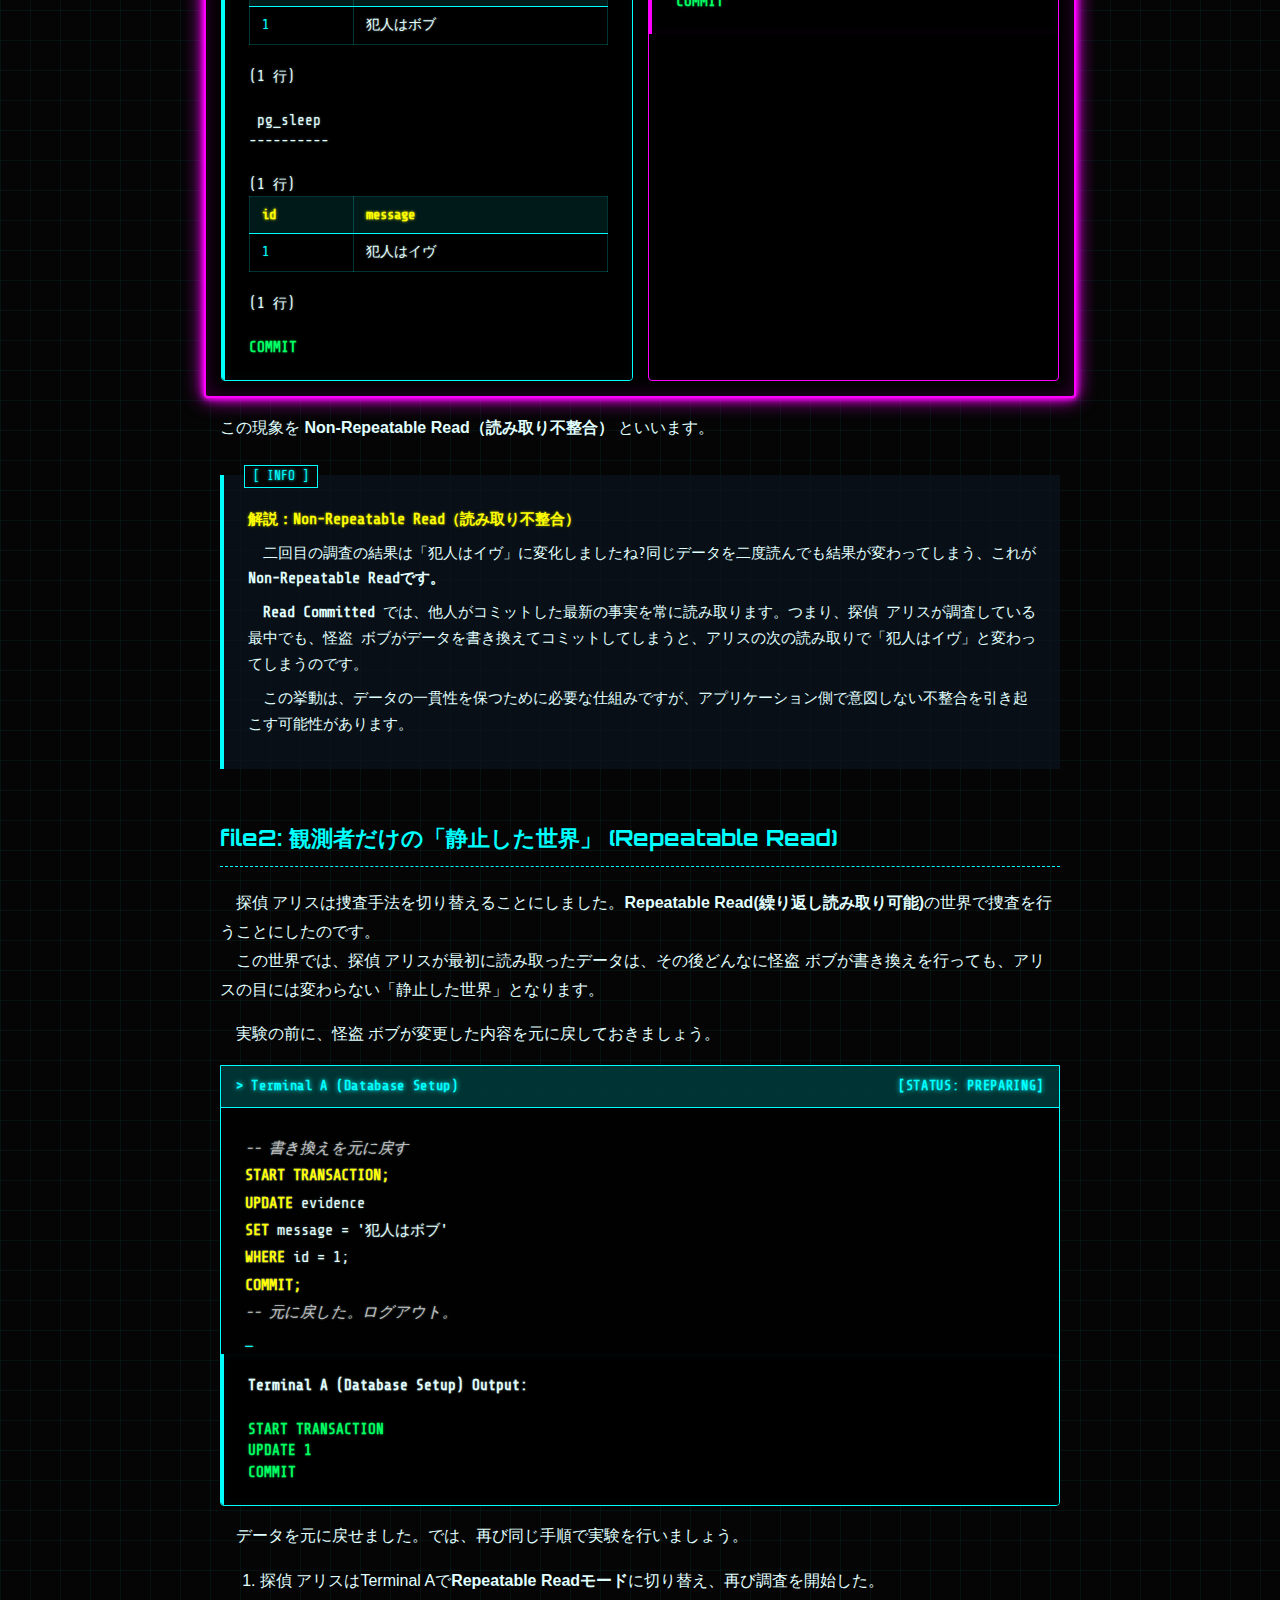
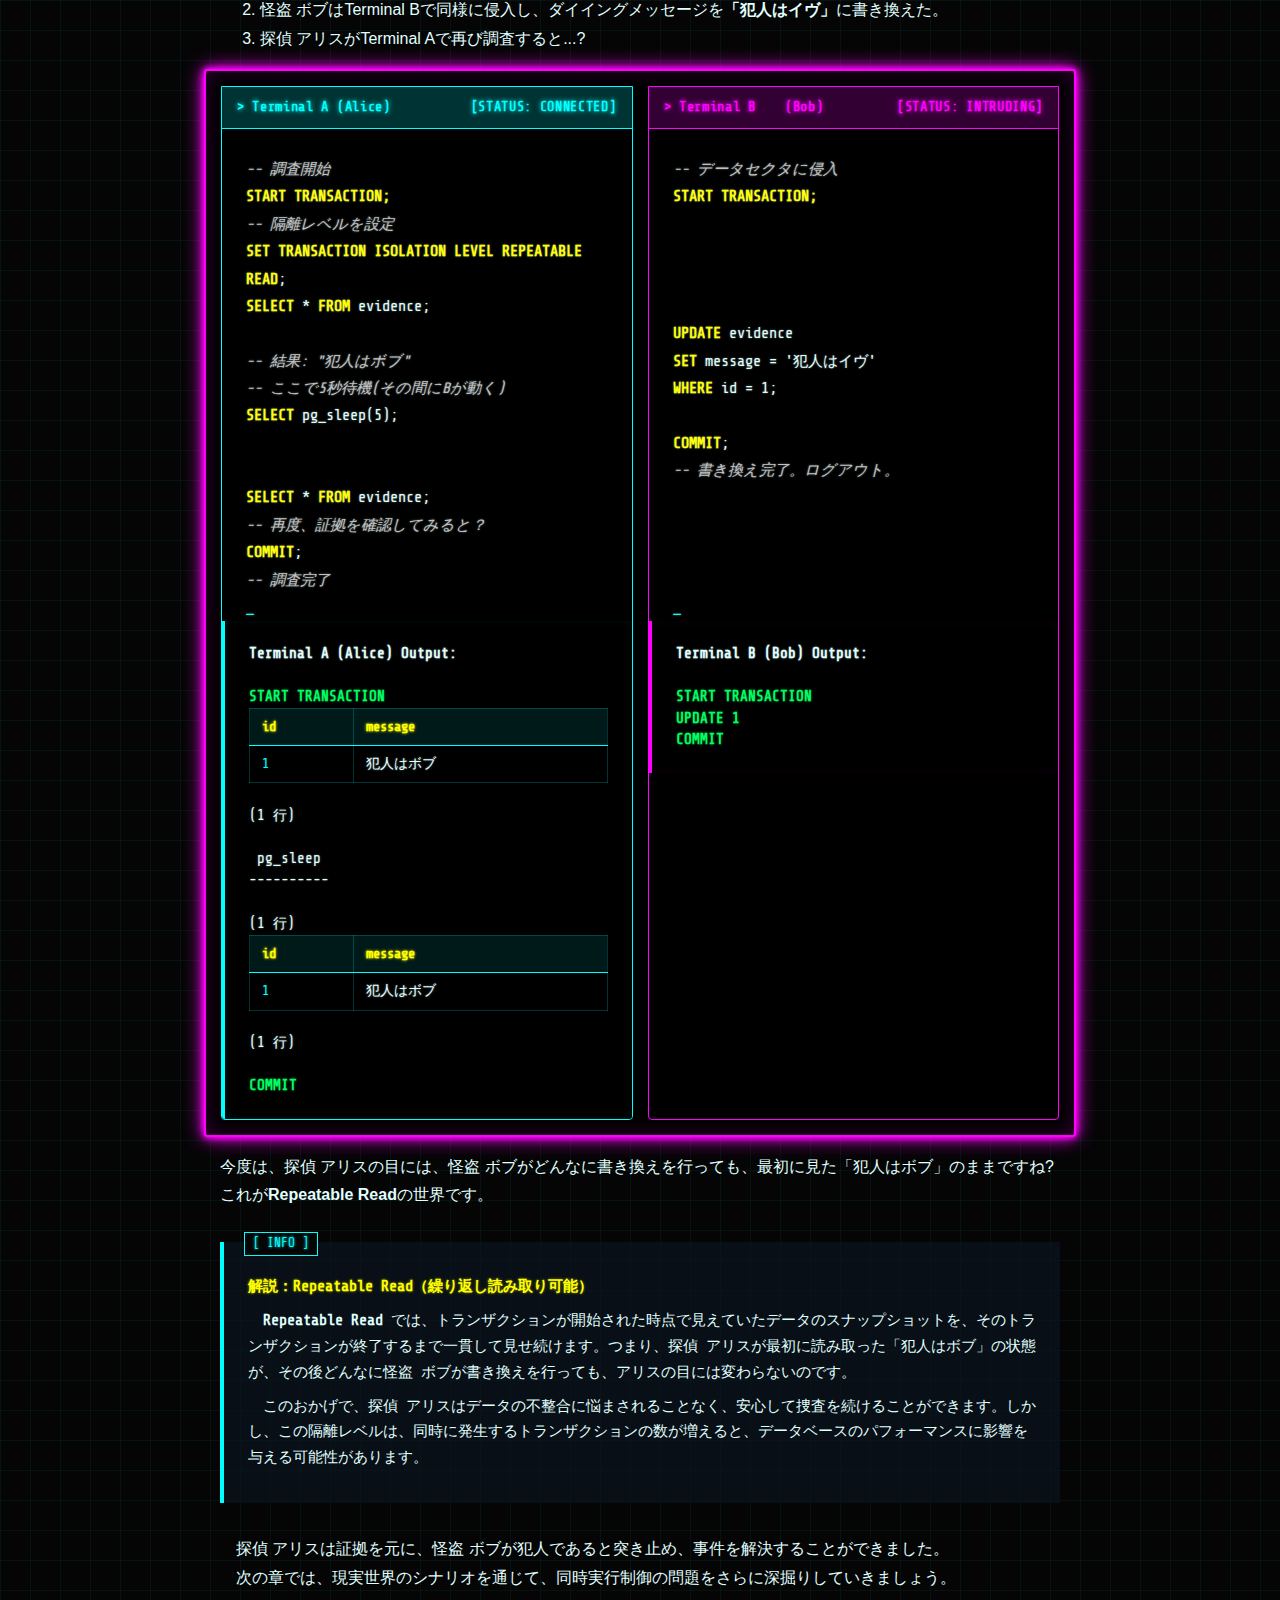
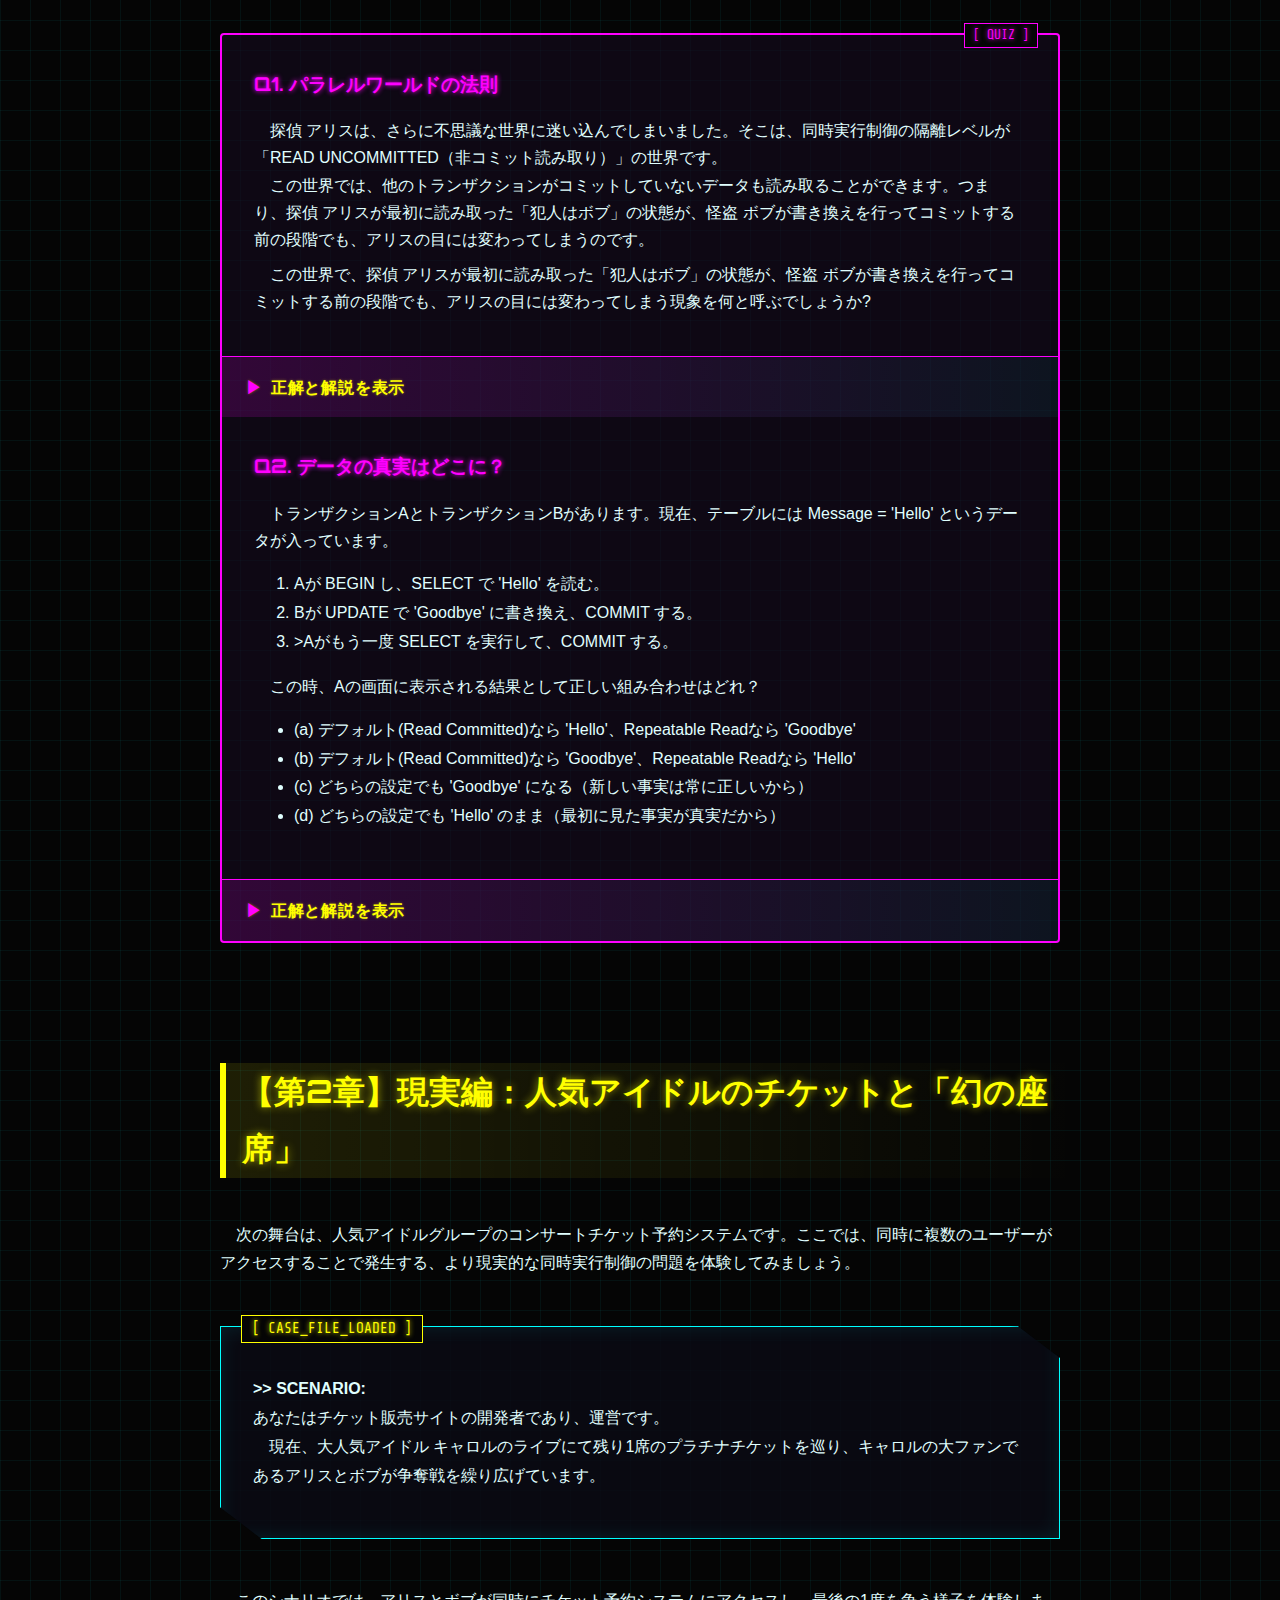
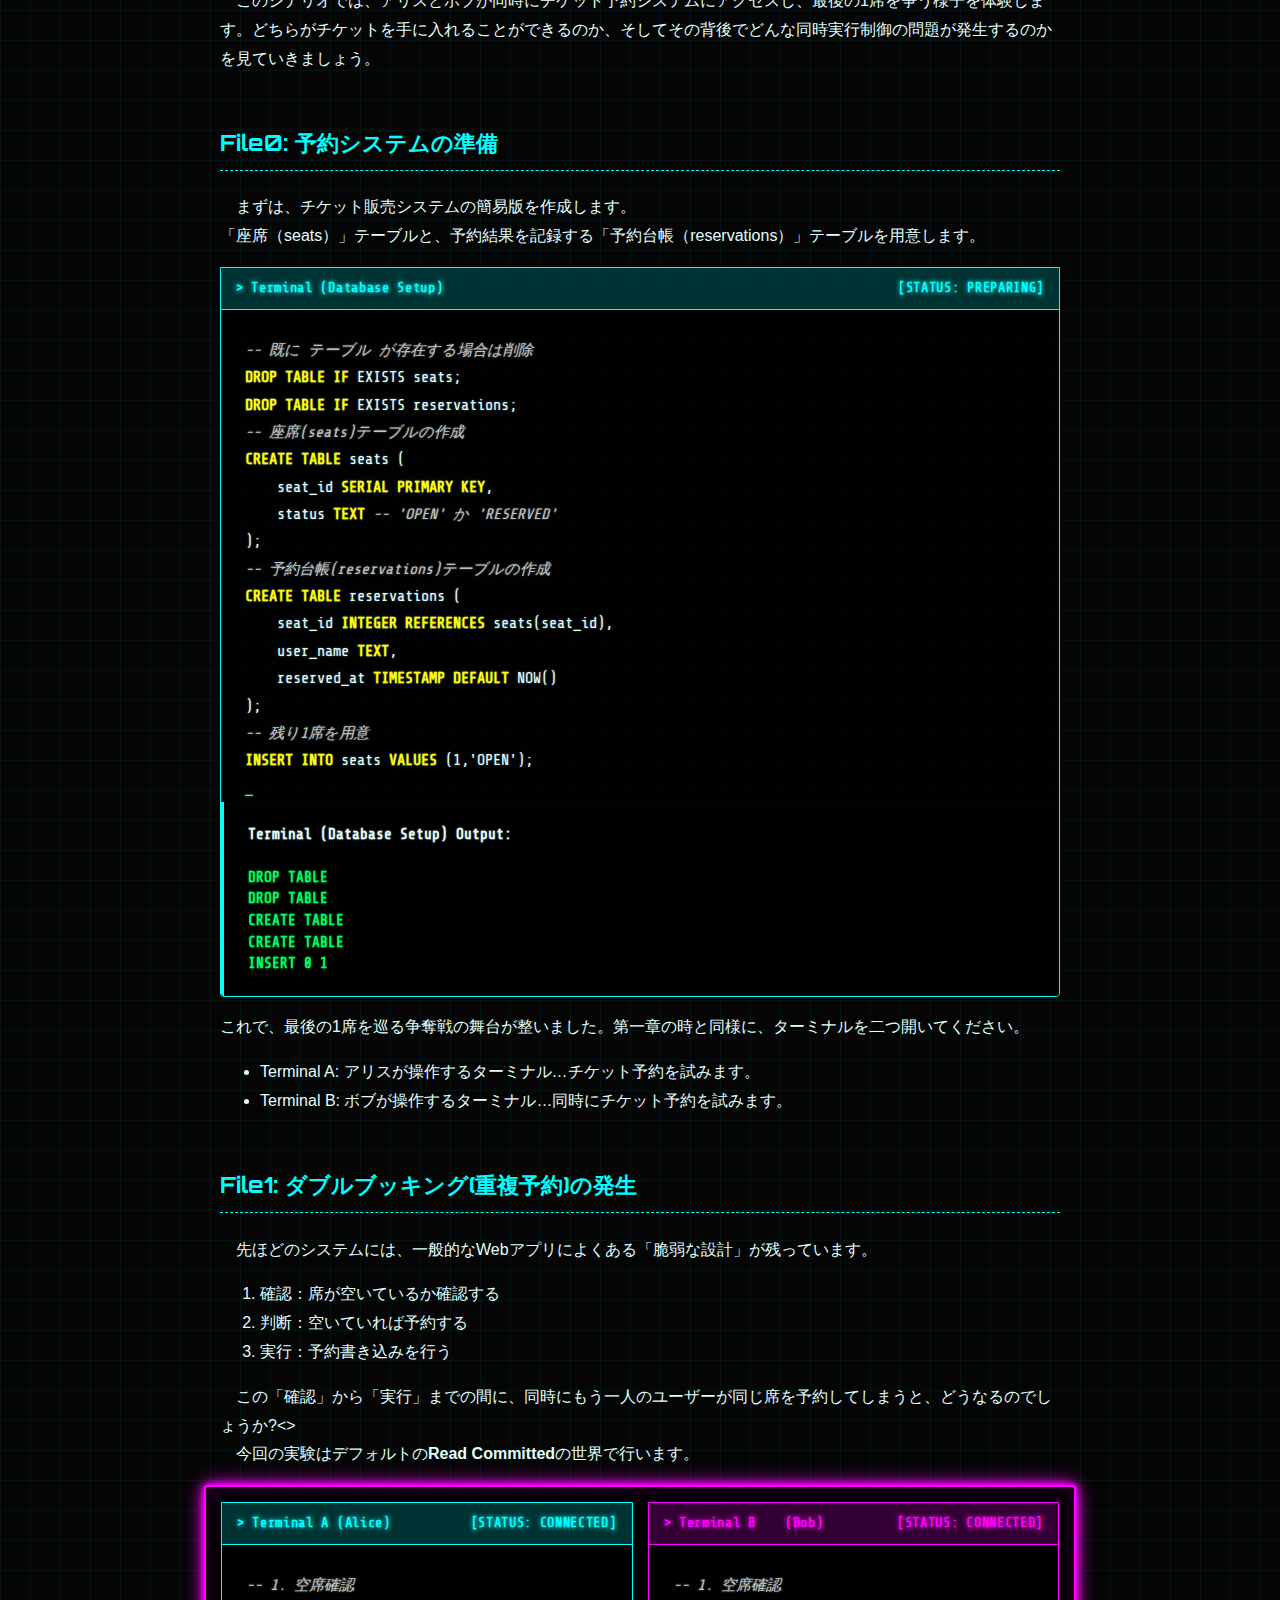
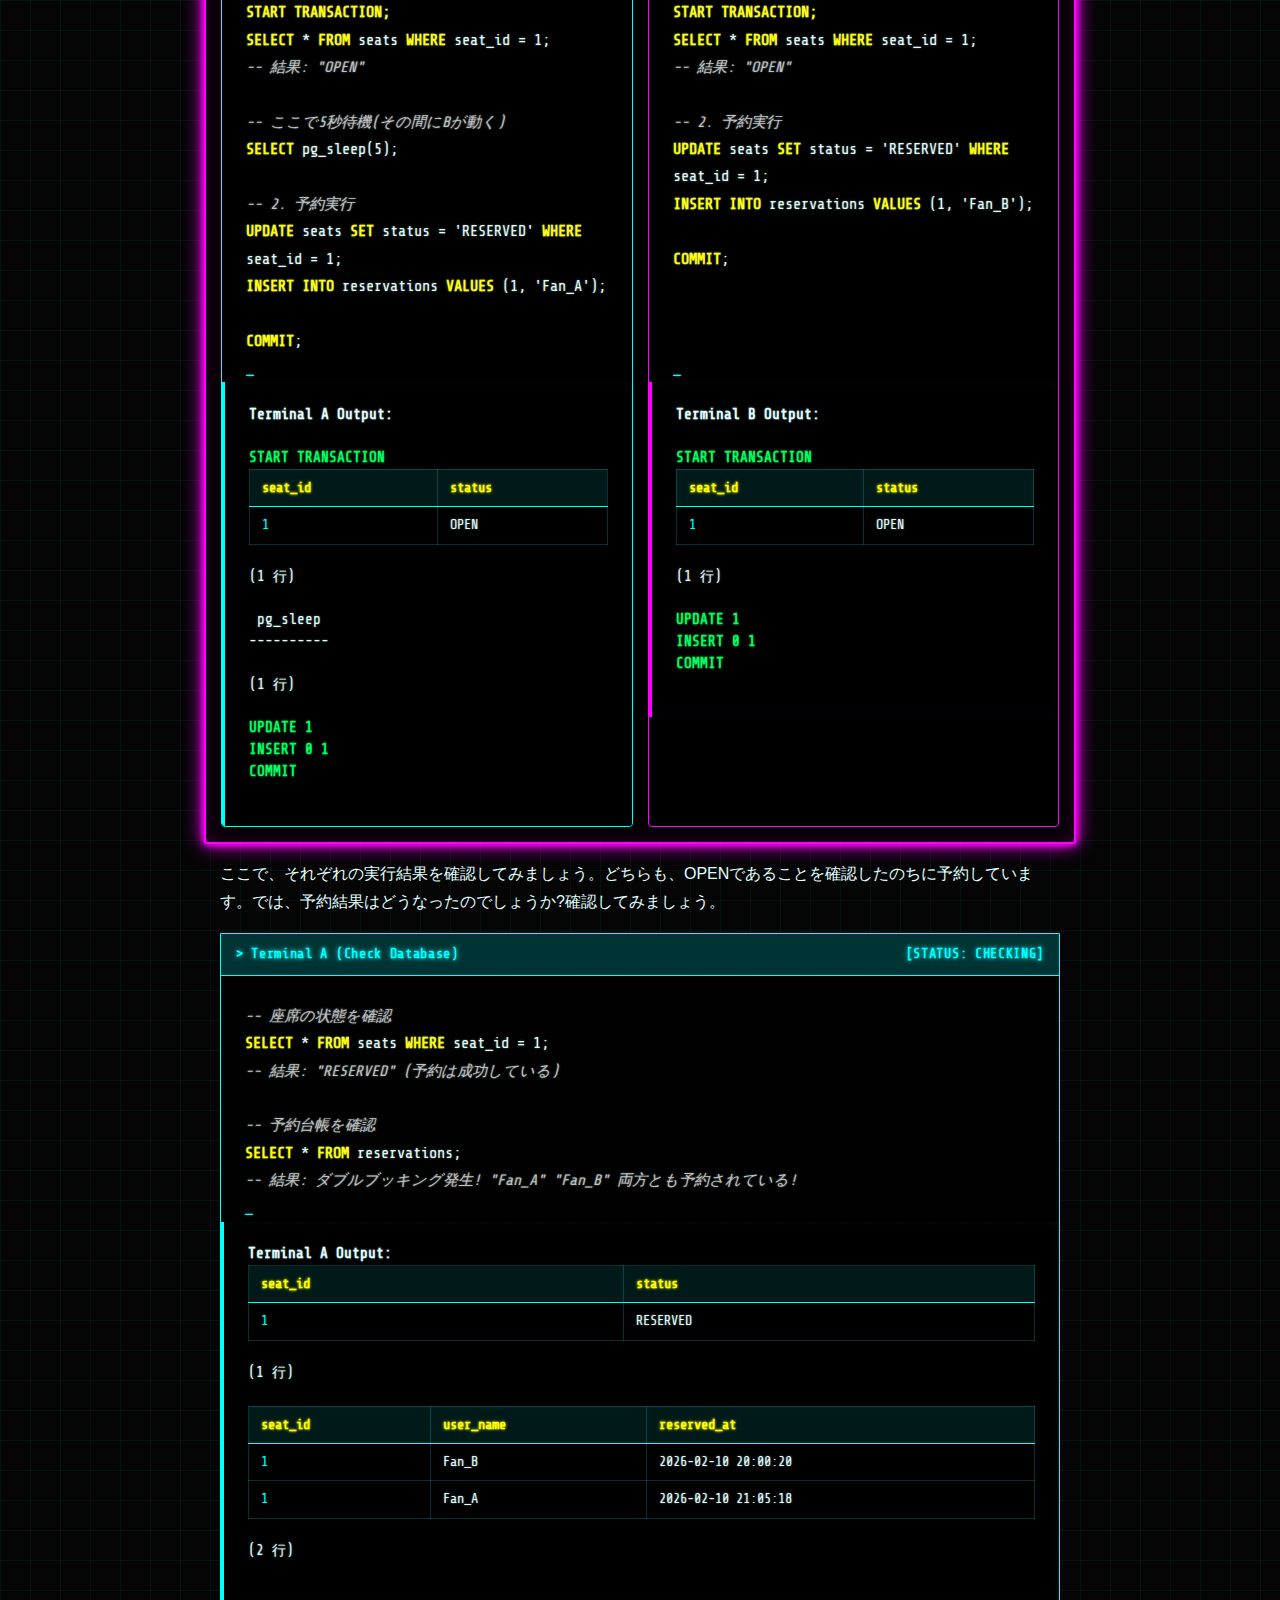
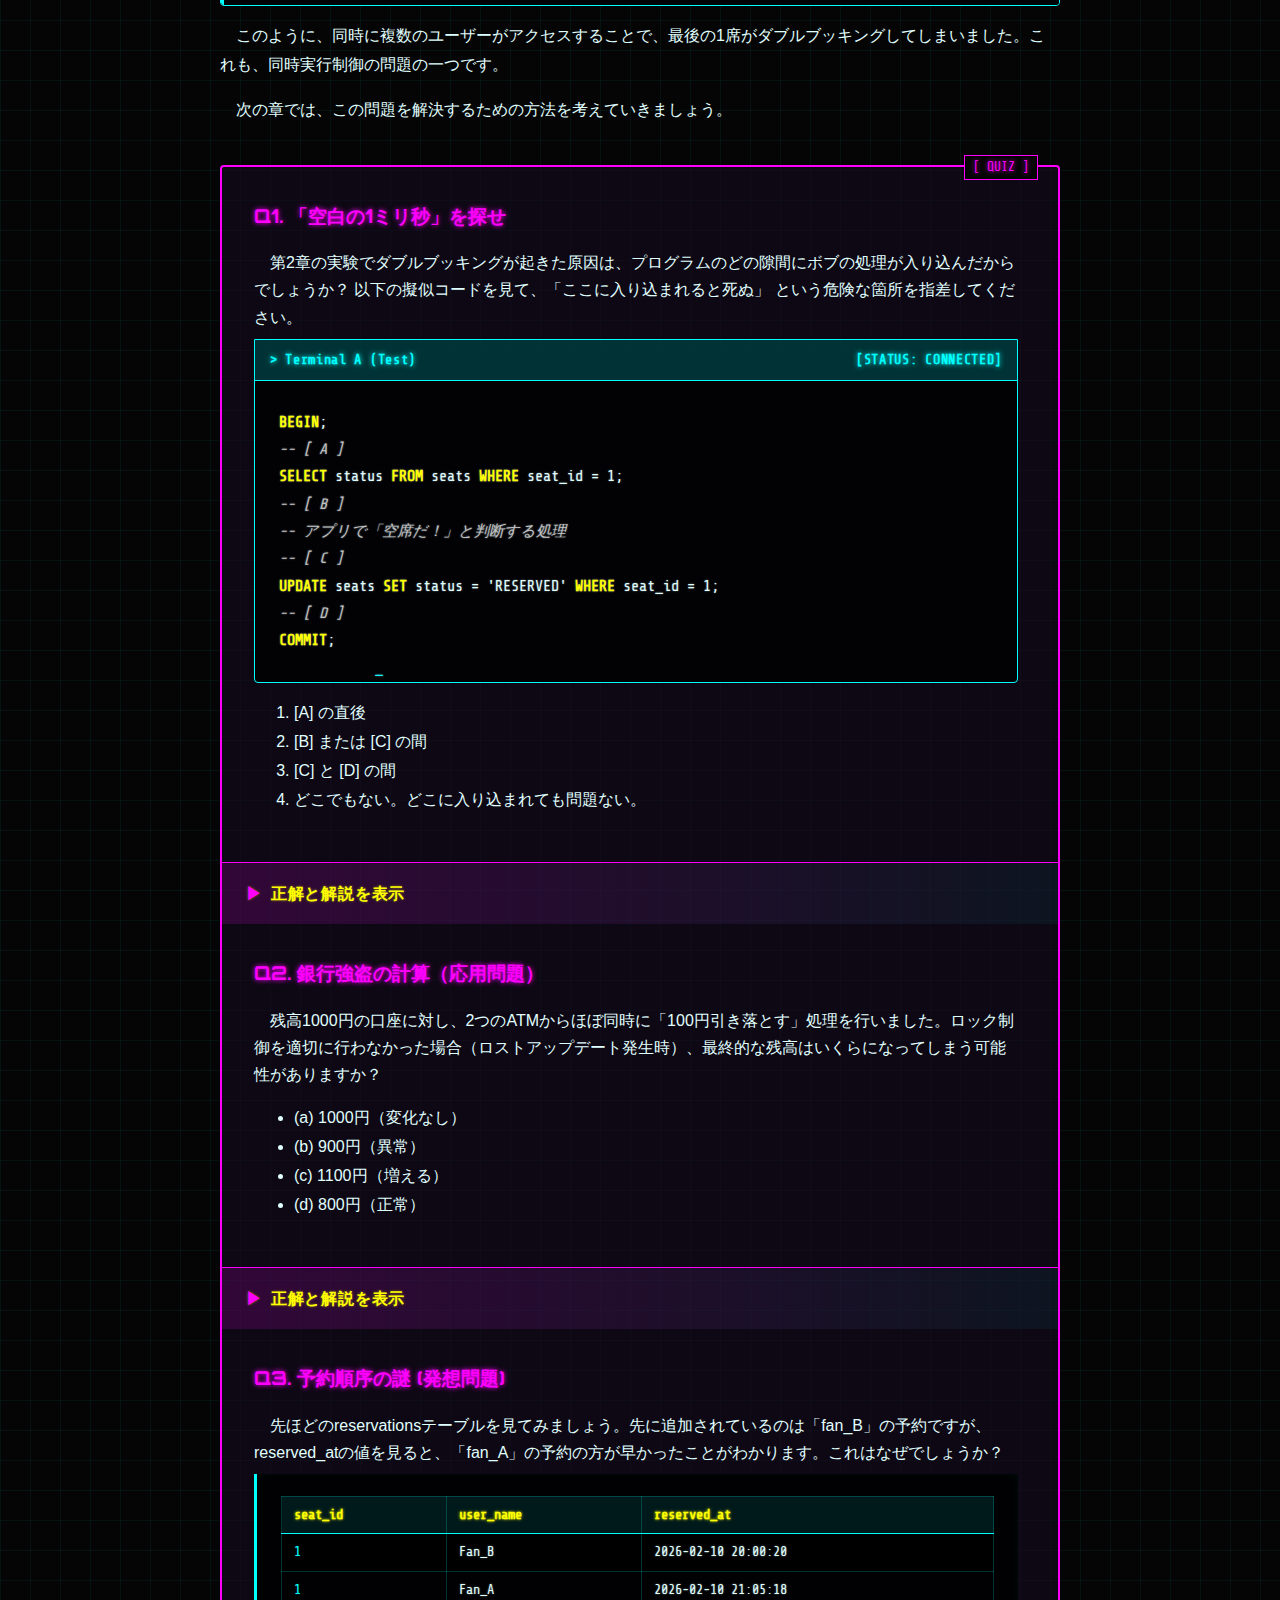
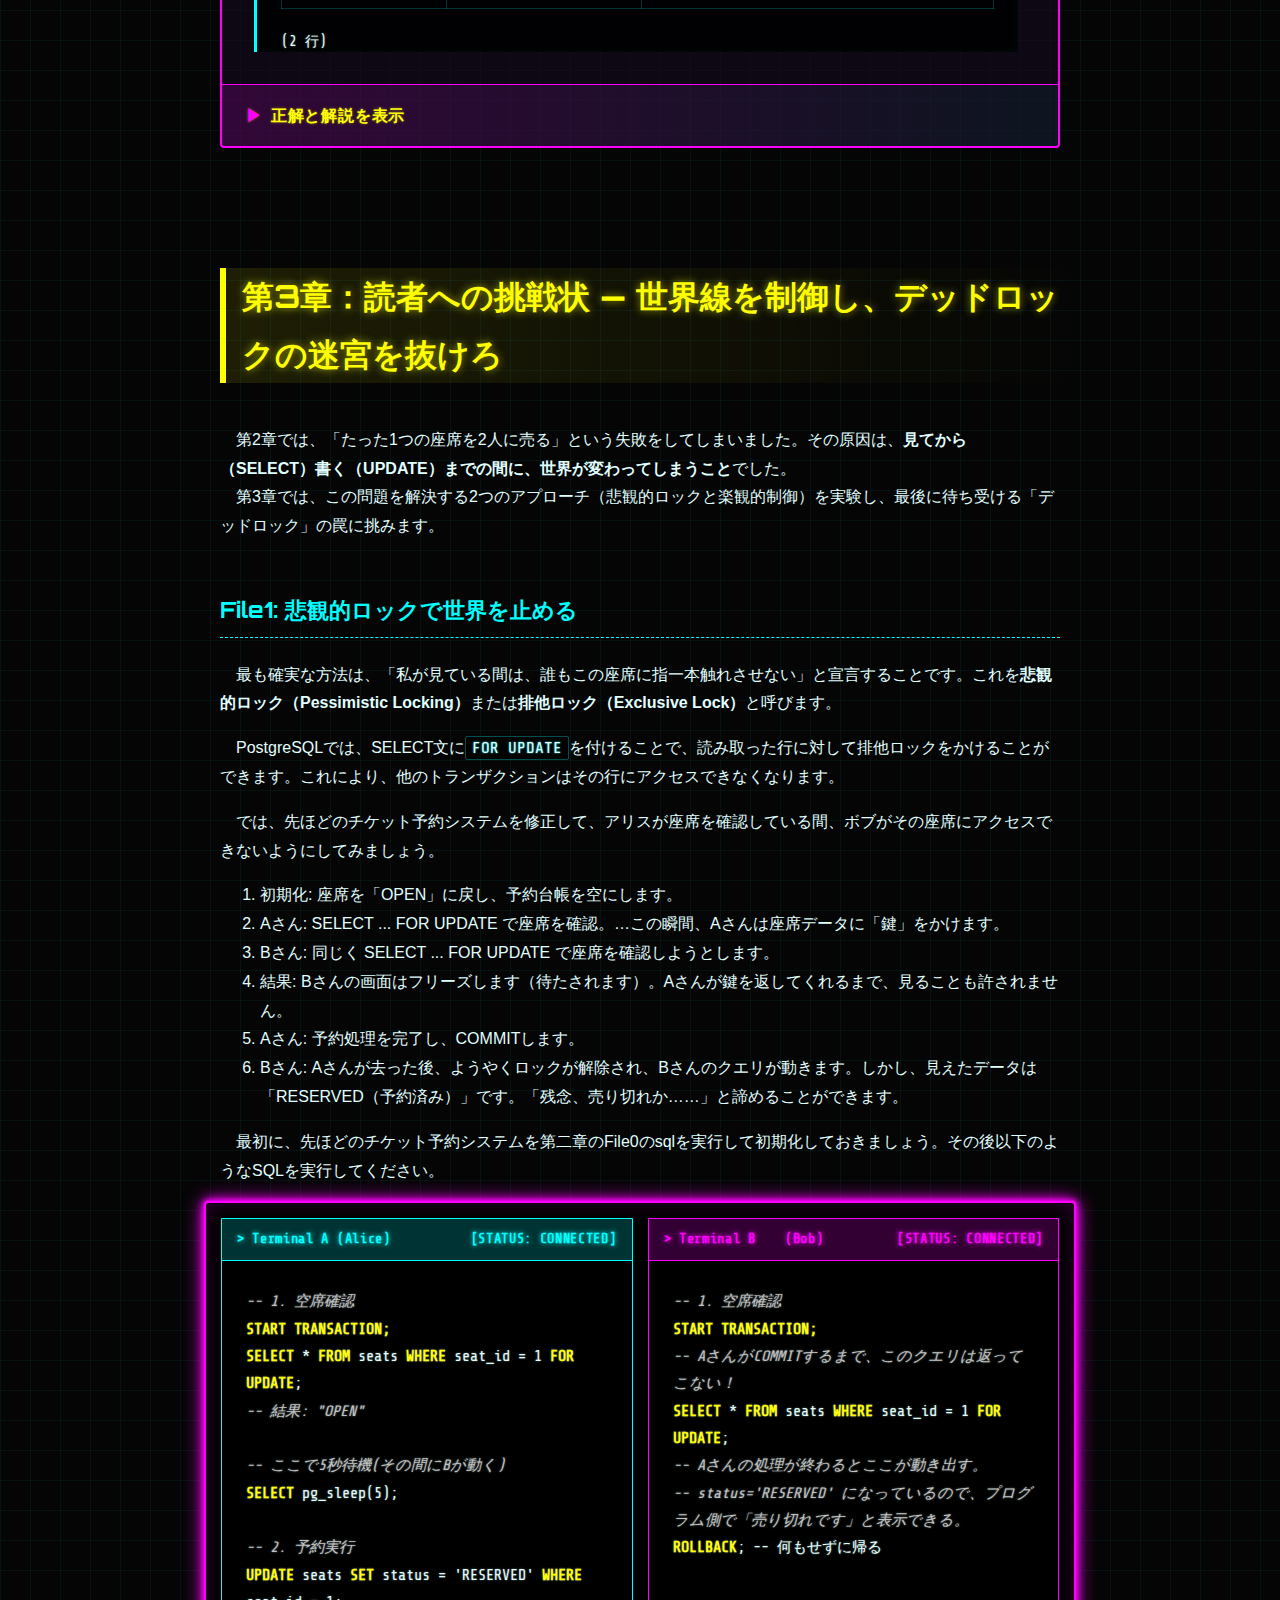
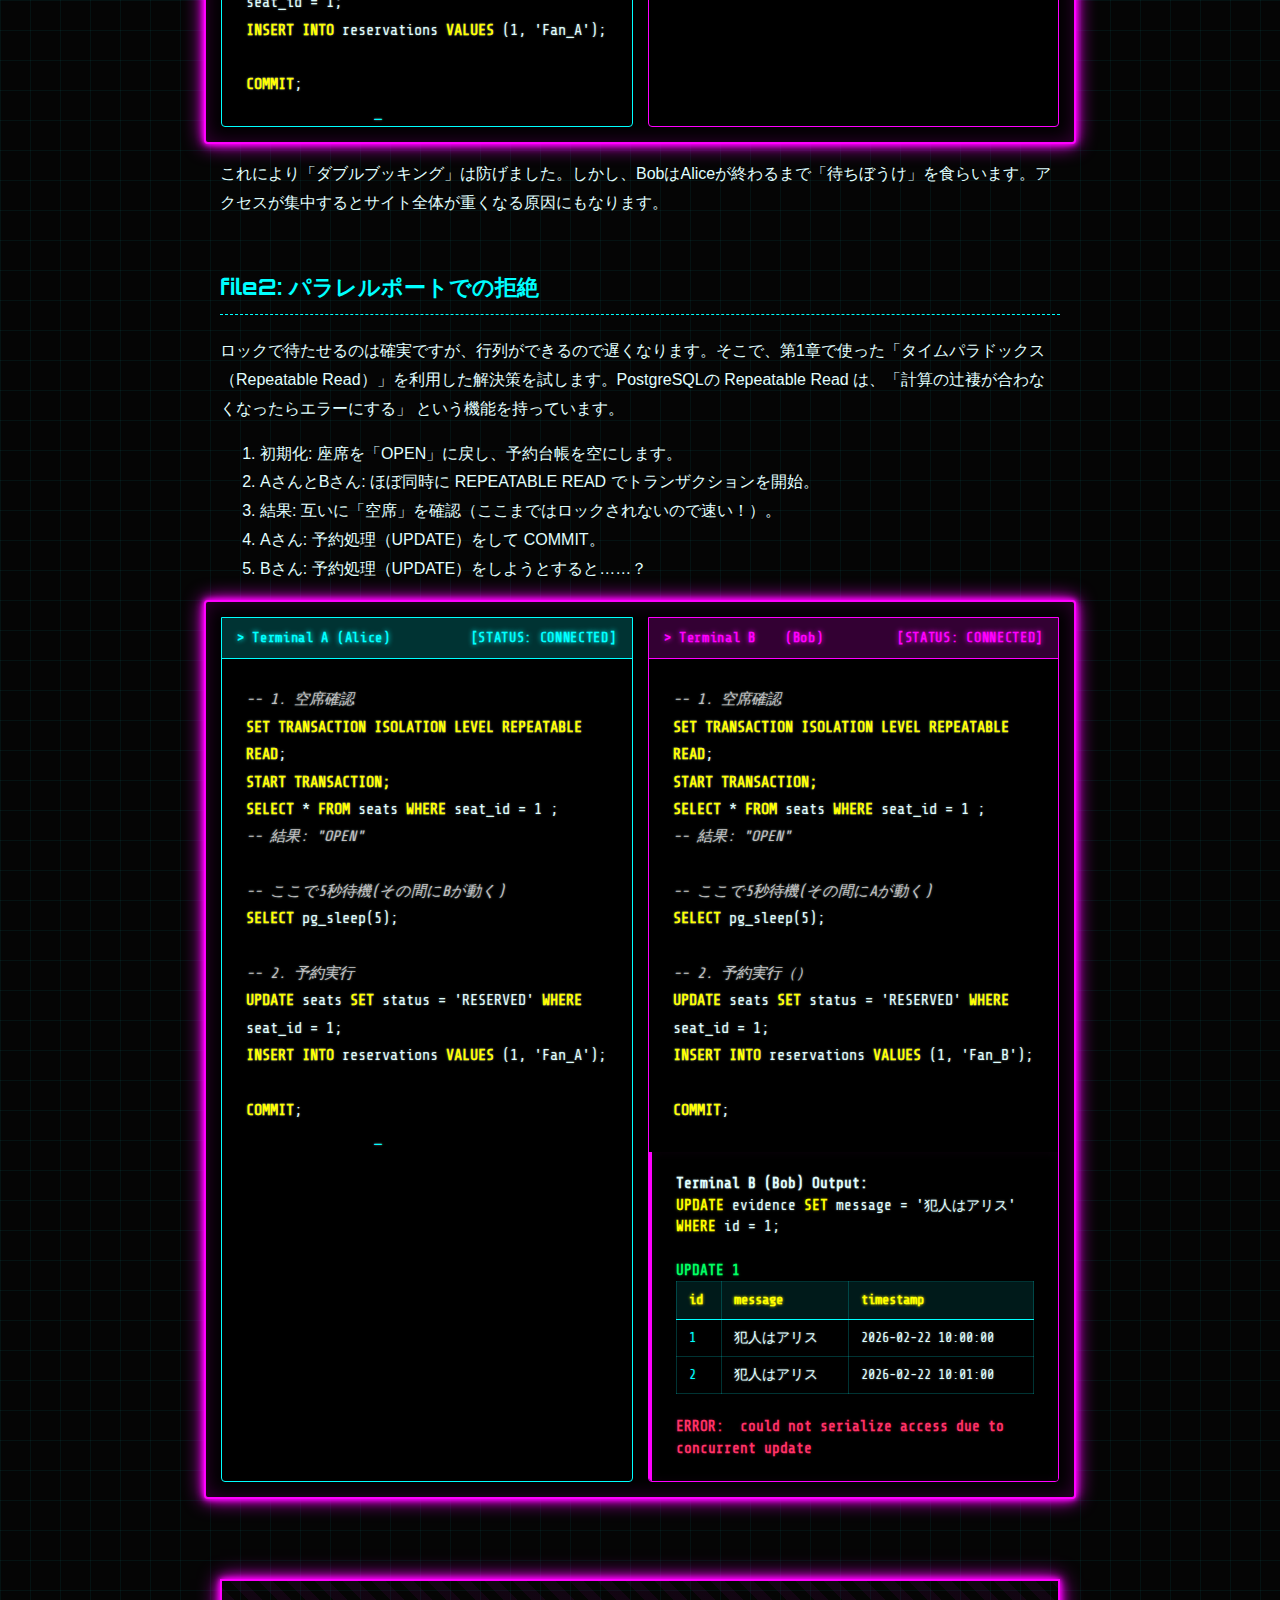
<file: PostgreSQL/concurrency_control.html>
<!DOCTYPE html>
<html lang="ja">
<head>
    <meta charset="UTF-8">
    <meta name="viewport" content="width=device-width, initial-scale=1.0">
    <title>データベースの迷宮と消えた証拠</title>
    <link href="https://fonts.googleapis.com/css2?family=Orbitron:wght@400;700&family=Share+Tech+Mono&display=swap" rel="stylesheet">
    <link rel="stylesheet" href="concurrency_control.css">
</head>
<body>

<div class="container">

    <header>
        <div class="subtitle">// SYSTEM: PostgreSQL Isolation Levels & Locking //</div>
        <h1>データベースの迷宮と消えた証拠</h1>
        <p style="color: var(--neon-blue); text-shadow: 0 0 5px var(--neon-blue);">PostgreSQLで挑む同時実行制御のサイバー・ミステリー</p>
    </header>

    <section>
        <h2>【第0章】はじめに</h2>
        <p>　このwebページは、PostgreSQLの同時実行制御（Concurrency Control）をテーマにしたストーリー形式の解説コンテンツです。データベースの世界で起こりうる不思議な現象を、SFミステリーや現実のシナリオを通じて体験しながら学んでいきましょう。</p>
        <p>　演習環境は<a href="https://takeshiwada1980.github.io/DB-2025" target="_blank">講義資料</a>を参考に、PostgreSQLがインストールされた環境を用意してください。ターミナルを複数開いて、同時に操作することで、同時実行制御の問題をリアルに体験できます。</p>
        <p>　また、二つのターミナルで同時に操作を行う都合上<code>npm run sql Test.sql</code>のように、npm run sql形式でSQLファイルを実行してください。</p>
    </section>
    <section>
        <h2>【第1章】SFミステリー編：名探偵と「書き換わる密室」</h2>
        <p>　データベースの世界には、SFのような現実世界ではあり得ない不思議な現象が存在します。それは、同時に複数のユーザーがデータにアクセスする際の「同時実行制御」の問題です。</br>
            　PostgreSQLは、複数のユーザー（トランザクション）が同時にアクセスしてもデータが壊れないように制御していますが、その制御の強さ（隔離レベル）によっては、まるで「さっき見たはずの証拠が、目を離した隙に書き換わっている」というミステリー小説のような現象が発生します。
            ここでは、探偵 アリスと怪盗 ボブのやり取りからこの奇妙な世界を体験してみましょう。</p>
        <div class="story-box">
            <p><strong>>> SCENARIO:</strong><br>
            電脳屋敷のデータセクタ（evidenceテーブル）に、被害者 チャーリーが書いた「犯人はボブ」というデジタル・ダイイングメッセージが残されていた。<br>
            しかし、探偵 アリスがアクセスしたその背後で、怪盗 ボブ がデータセクタに侵入し、データを書き換えてしまう……。</p>
        </div>

        <h3>File0: 事件の舞台の準備</h3>
        <p>まずは、事件の舞台となるデータベースとテーブルを準備しましょう。</p>
        <div class="terminal-window term-a">
            <div class="terminal-header">
                <span>> Terminal (Database Setup)</span>
                <span>[STATUS: PREPARING]</span>
            </div>
            <div class="terminal-body cursor-blink">
<span class="sql-comment">-- 既に evidence(証拠)テーブル が存在する場合は削除</span>
<span class="sql-cmd">DROP TABLE IF EXISTS</span> evidence;
<span class="sql-comment">-- evidence(証拠)テーブルの作成</span>
<span class="sql-cmd">CREATE TABLE </span>evidence (
    id <span class="sql-cmd">SERIAL PRIMARY KEY</span>,
    message <span class="sql-cmd">TEXT</span>
);
<span class="sql-comment">-- 最初の証拠(データ)を登録</span>
<span class="sql-cmd">INSERT INTO</span> evidence (message) <span class="sql-cmd">VALUES</span> ('犯人はボブ');
</div>
                            <div class="terminal-output output-a">
<strong>Terminal A (Database Setup) Output:</strong>
<span class="output-success">
DROP TABLE
CREATE TABLE
INSERT 0 1</span>
                </div>
        </div>
        <p>これで、事件の舞台が整いました。次にターミナルを二つ開いてください。</p>
        <ul>
            <li>Terminal A: 探偵 アリスが操作するターミナル…犯人捜索を行います。</li>
            <li>Terminal B: 怪盗 ボブが操作するターミナル…犯人がばれないように証拠隠滅を図ります。</li>
        </ul>

        <h3>File1: 不安定な世界(Read Committed)</h3>
        <p>まずは、PostgreSQLのデフォルト設定である<strong>Read Committed（コミット済み読み取り）</strong>の世界で捜査を開始します。</p>
        <ol>
            <li>探偵 アリスはTerminal Aで調査を開始し、ダイイングメッセージを確認した。</li>
            <li>その直後、怪盗 ボブはTerminal Bでevidenceテーブルに侵入し、ダイイングメッセージをこっそり<strong>「犯人はイヴ」</strong>に書き換えた。</li>
            <li>探偵 アリスが念のため、再びTerminal Aに戻り調査すると...?</li>
        </ol>

        <div class="dual-terminal">
            <div class="terminal-window term-a">
                <div class="terminal-header">
                    <span>> Terminal A (Alice)</span>
                    <span>[STATUS: CONNECTED]</span>
                </div>
                <div class="terminal-body cursor-blink">
<span class="sql-comment">-- 調査の開始</span>
<span class="sql-cmd">START TRANSACTION;</span>
<span class="sql-cmd">SELECT</span> * <span class="sql-cmd">FROM</span> evidence;

<span class="sql-comment">-- 結果: "犯人はボブ"</span>
<span class="sql-comment">-- ここで5秒待機(その間にBが動く)</span>
<span class="sql-cmd">SELECT</span> pg_sleep(5);


<span class="sql-cmd">SELECT</span> * <span class="sql-cmd">FROM</span> evidence;
<span class="sql-comment">-- 再度、証拠を確認してみると？</span>
<span class="sql-cmd">COMMIT</span>;
<span class="sql-comment">-- 調査完了</span>
</div>


                <div class="terminal-output output-a">
<strong>Terminal A (Alice) Output:</strong>
<span class="output-success">
START TRANSACTION</span>
<table>
  <tr>
    <th>id</th>
    <th>message</th>
  </tr>
  <tr>
    <td><span class="output-value">1</span></td>
    <td>犯人はボブ</td>
  </tr>
</table>
(1 行)

 pg_sleep
----------

(1 行)
<table>
  <tr>
    <th>id</th>
    <th>message</th>
  </tr>
  <tr>
    <td><span class="output-value">1</span></td>
    <td>犯人はイヴ</td>
  </tr>
</table>
(1 行)

<span class="output-success">COMMIT</span>
                </div>
            </div>

            <div class="terminal-window term-b">
                <div class="terminal-header">
                    <span>> Terminal B　　(Bob)</span>
                    <span>[STATUS: INTRUDING]</span>
                </div>
                <div class="terminal-body cursor-blink">
<span class="sql-comment">-- データセクタに侵入</span>
<span class="sql-cmd">START TRANSACTION;</span>


<span class="sql-cmd">UPDATE</span> evidence 
<span class="sql-cmd">SET</span> message = '犯人はイヴ' 
<span class="sql-cmd">WHERE</span> id = 1;

<span class="sql-cmd">COMMIT</span>;
<span class="sql-comment">-- 書き換え完了。ログアウト</span>
                


</div>
                <div class="terminal-output output-b">
<strong>Terminal B (Bob) Output:</strong>
<span class="output-success">
START TRANSACTION
UPDATE 1
COMMIT</span>
                </div>
            </div>
        </div>
        
        <p>この現象を <strong>Non-Repeatable Read（読み取り不整合）</strong> といいます。</p>
        <div class="explanation">
        <p><ti>解説：Non-Repeatable Read（読み取り不整合）</ti></p>
        <p>　二回目の調査の結果は「犯人はイヴ」に変化しましたね?同じデータを二度読んでも結果が変わってしまう、これが<strong>Non-Repeatable Readです。</strong><p>
        <p>　<strong>Read Committed</strong> では、他人がコミットした最新の事実を常に読み取ります。つまり、探偵 アリスが調査している最中でも、怪盗 ボブがデータを書き換えてコミットしてしまうと、アリスの次の読み取りで「犯人はイヴ」と変わってしまうのです。</p>
        <p>　この挙動は、データの一貫性を保つために必要な仕組みですが、アプリケーション側で意図しない不整合を引き起こす可能性があります。</p>
        </div>

        <h3>file2: 観測者だけの「静止した世界」 (Repeatable Read)</h3>
        <p>　探偵 アリスは捜査手法を切り替えることにしました。<strong>Repeatable Read(繰り返し読み取り可能)</strong>の世界で捜査を行うことにしたのです。</br>
        　この世界では、探偵 アリスが最初に読み取ったデータは、その後どんなに怪盗 ボブが書き換えを行っても、アリスの目には変わらない「静止した世界」となります。</p>
        <p>　実験の前に、怪盗 ボブが変更した内容を元に戻しておきましょう。</p>
        <div class="terminal-window term-a">
            <div class="terminal-header">
                <span>> Terminal A (Database Setup)</span>
                <span>[STATUS: PREPARING]</span>
            </div>
            <div class="terminal-body cursor-blink">
<span class="sql-comment">-- 書き換えを元に戻す</span>
<span class="sql-cmd">START TRANSACTION;</span>
<span class="sql-cmd">UPDATE</span> evidence
<span class="sql-cmd">SET</span> message = '犯人はボブ'
<span class="sql-cmd">WHERE</span> id = 1;  
<span class="sql-cmd">COMMIT;</span>
<span class="sql-comment">-- 元に戻した。ログアウト。</span>
</div>
            <div class="terminal-output output-a">
<strong>Terminal A (Database Setup) Output:</strong>
<span class="output-success">
START TRANSACTION
UPDATE 1
COMMIT</span>
            </div>
        </div>
        <p>　データを元に戻せました。では、再び同じ手順で実験を行いましょう。</p>
        <ol>
            <li>探偵 アリスはTerminal Aで<strong>Repeatable Readモード</strong>に切り替え、再び調査を開始した。</li>
            <li>怪盗 ボブはTerminal Bで同様に侵入し、ダイイングメッセージを<strong>「犯人はイヴ」</strong>に書き換えた。</li>
            <li>探偵 アリスがTerminal Aで再び調査すると...?</li>
        </ol>

        <div class="dual-terminal">
            <div class="terminal-window term-a">
                <div class="terminal-header">
                    <span>> Terminal A (Alice)</span>
                    <span>[STATUS: CONNECTED]</span>
                </div>
                <div class="terminal-body cursor-blink">
<span class="sql-comment">-- 調査開始</span>
<span class="sql-cmd">START TRANSACTION;</span>
<span class="sql-comment">-- 隔離レベルを設定</span>
<span class="sql-cmd">SET TRANSACTION ISOLATION LEVEL REPEATABLE READ</span>;
<span class="sql-cmd">SELECT</span> * <span class="sql-cmd">FROM</span> evidence;

<span class="sql-comment">-- 結果: "犯人はボブ"</span>
<span class="sql-comment">-- ここで5秒待機(その間にBが動く)</span>
<span class="sql-cmd">SELECT</span> pg_sleep(5);


<span class="sql-cmd">SELECT</span> * <span class="sql-cmd">FROM</span> evidence;
<span class="sql-comment">-- 再度、証拠を確認してみると？</span>
<span class="sql-cmd">COMMIT</span>;
<span class="sql-comment">-- 調査完了</span>
</div>
                

                <div class="terminal-output output-a">
<strong>Terminal A (Alice) Output:</strong>
<span class="output-success">
START TRANSACTION</span>
<table>
  <tr>
    <th>id</th>
    <th>message</th>
  </tr>
  <tr>
    <td><span class="output-value">1</span></td>
    <td>犯人はボブ</td>
  </tr>
</table>
(1 行)

 pg_sleep
----------

(1 行)
<table>
  <tr>
    <th>id</th>
    <th>message</th>
  </tr>
  <tr>
    <td><span class="output-value">1</span></td>
    <td>犯人はボブ</td>
  </tr>
</table>
(1 行)

<span class="output-success">COMMIT</span>
            </div>
            </div>

            <div class="terminal-window term-b">
                <div class="terminal-header">
                    <span>> Terminal B　　(Bob)</span>
                    <span>[STATUS: INTRUDING]</span>
                </div>
                <div class="terminal-body cursor-blink">
<span class="sql-comment">-- データセクタに侵入</span>
<span class="sql-cmd">START TRANSACTION;</span>




<span class="sql-cmd">UPDATE</span> evidence 
<span class="sql-cmd">SET</span> message = '犯人はイヴ' 
<span class="sql-cmd">WHERE</span> id = 1;

<span class="sql-cmd">COMMIT</span>;
<span class="sql-comment">-- 書き換え完了。ログアウト。</span>




</div>
                <div class="terminal-output output-b">
<strong>Terminal B (Bob) Output:</strong>
<span class="output-success">
START TRANSACTION
UPDATE 1
COMMIT</span>
            </div>
            </div>
        </div>
        <p>今度は、探偵 アリスの目には、怪盗 ボブがどんなに書き換えを行っても、最初に見た「犯人はボブ」のままですね?これが<strong>Repeatable Read</strong>の世界です。</p>
        <div class="explanation">
        <p><ti>解説：Repeatable Read（繰り返し読み取り可能）</ti></p>
        <p>　<strong>Repeatable Read</strong> では、トランザクションが開始された時点で見えていたデータのスナップショットを、そのトランザクションが終了するまで一貫して見せ続けます。つまり、探偵 アリスが最初に読み取った「犯人はボブ」の状態が、その後どんなに怪盗 ボブが書き換えを行っても、アリスの目には変わらないのです。</p>
        <p>　このおかげで、探偵 アリスはデータの不整合に悩まされることなく、安心して捜査を続けることができます。しかし、この隔離レベルは、同時に発生するトランザクションの数が増えると、データベースのパフォーマンスに影響を与える可能性があります。</p>
        </div>
        <p>　探偵 アリスは証拠を元に、怪盗 ボブが犯人であると突き止め、事件を解決することができました。</br>
        　次の章では、現実世界のシナリオを通じて、同時実行制御の問題をさらに深掘りしていきましょう。</p>
    <div class="quiz">
        <div class="quiz-question">
            <h4>Q1. パラレルワールドの法則</h4>
            <p>　探偵 アリスは、さらに不思議な世界に迷い込んでしまいました。そこは、同時実行制御の隔離レベルが「READ UNCOMMITTED（非コミット読み取り）」の世界です。</br>
            　この世界では、他のトランザクションがコミットしていないデータも読み取ることができます。つまり、探偵 アリスが最初に読み取った「犯人はボブ」の状態が、怪盗 ボブが書き換えを行ってコミットする前の段階でも、アリスの目には変わってしまうのです。</p>
            <p>　この世界で、探偵 アリスが最初に読み取った「犯人はボブ」の状態が、怪盗 ボブが書き換えを行ってコミットする前の段階でも、アリスの目には変わってしまう現象を何と呼ぶでしょうか?</p>
        </div>
        <details>
            <summary>正解と解説を表示</summary>
            <div class="quiz-answer">
                <h5>正解</h5>
                <p>Dirty Read</p>
            </div>
            <div class="quiz-explanation">
                <h5>解説</h5>
                <p>　この現象は、<strong>Dirty Read（ダーティリード）</strong>と呼ばれます。READ UNCOMMITTEDの世界では、他のトランザクションがコミットしていないデータも読み取ることができるため、探偵 アリスが最初に読み取った「犯人はボブ」の状態が、怪盗 ボブが書き換えを行ってコミットする前の段階でも、アリスの目には変わってしまうのです。</p>
                <p>　この現象は、データの一貫性を保つためには避けるべきですが、READ UNCOMMITTEDは最もパフォーマンスが高い隔離レベルであるため、特定の状況では使用されることがあります。</p>
            </div>
        </details>
        <div class="quiz-question">
            <h4>Q2. データの真実はどこに？</h4>
            <p>　トランザクションAとトランザクションBがあります。現在、テーブルには Message = 'Hello' というデータが入っています。</p>
            <ol>
                <li>Aが BEGIN し、SELECT で 'Hello' を読む。</li>
                <li>Bが UPDATE で 'Goodbye' に書き換え、COMMIT する。</li>
                <li>>Aがもう一度 SELECT を実行して、COMMIT する。</li>
            </ol>
            <p>　この時、Aの画面に表示される結果として正しい組み合わせはどれ？</p>
            <ul>
                <li>(a) デフォルト(Read Committed)なら 'Hello'、Repeatable Readなら 'Goodbye'</li>
                <li>(b) デフォルト(Read Committed)なら 'Goodbye'、Repeatable Readなら 'Hello'</li>
                <li>(c) どちらの設定でも 'Goodbye' になる（新しい事実は常に正しいから）</li>
                <li>(d) どちらの設定でも 'Hello' のまま（最初に見た事実が真実だから）</li>
            </ul>
        </div>
        <details>
            <summary>正解と解説を表示</summary>
            <div class="quiz-answer">
                <h5>正解</h5>
                <p>(b) デフォルト(Read Committed)なら 'Goodbye'、Repeatable Readなら 'Hello'</p>
            </div>
            <div class="quiz-explanation">
                <h5>解説</h5>
                <p>　デフォルトのRead Committedでは、トランザクションAが最初に読み取った'Hello'は、その後トランザクションBが'Goodbye'に書き換えてコミットしたため、Aの次のSELECTでは'Goodbye'が表示されます。</p>
                <p>　一方、Repeatable Readでは、トランザクションAが最初に読み取った'Hello'のスナップショットが、そのトランザクションが終了するまで一貫して見せ続けられるため、Aの次のSELECTでも'Hello'のままになります。</p>
            </div>
        </details>
    </div>
    </section>

    <section>
        <h2>【第2章】現実編：人気アイドルのチケットと「幻の座席」</h2>
        <p>　次の舞台は、人気アイドルグループのコンサートチケット予約システムです。ここでは、同時に複数のユーザーがアクセスすることで発生する、より現実的な同時実行制御の問題を体験してみましょう。</p>
        <div class="story-box">
            <p><strong>>> SCENARIO:</strong><br>
            あなたはチケット販売サイトの開発者であり、運営です。</br>
            　現在、大人気アイドル キャロルのライブにて残り1席のプラチナチケットを巡り、キャロルの大ファンであるアリスとボブが争奪戦を繰り広げています。</p>
        </div>
        <p>　このシナリオでは、アリスとボブが同時にチケット予約システムにアクセスし、最後の1席を争う様子を体験します。どちらがチケットを手に入れることができるのか、そしてその背後でどんな同時実行制御の問題が発生するのかを見ていきましょう。</p>
        <h3>File0: 予約システムの準備</h3>
        <p>　まずは、チケット販売システムの簡易版を作成します。</br>
        「座席（seats）」テーブルと、予約結果を記録する「予約台帳（reservations）」テーブルを用意します。</p>
        <div class="terminal-window term-a">
            <div class="terminal-header">
                <span>> Terminal (Database Setup)</span>
                <span>[STATUS: PREPARING]</span>
            </div>
            <div class="terminal-body cursor-blink">
<span class="sql-comment">-- 既に テーブル が存在する場合は削除</span>
<span class="sql-cmd">DROP TABLE IF</span> EXISTS seats;
<span class="sql-cmd">DROP TABLE IF</span> EXISTS reservations;
<span class="sql-comment">-- 座席(seats)テーブルの作成</span>
<span class="sql-cmd">CREATE TABLE </span>seats (
    seat_id <span class="sql-cmd">SERIAL PRIMARY KEY</span>,
    status <span class="sql-cmd">TEXT</span><span class="sql-comment"> -- 'OPEN' か 'RESERVED'</span>
);
<span class="sql-comment">-- 予約台帳(reservations)テーブルの作成</span>
<span class="sql-cmd">CREATE TABLE </span>reservations (
    seat_id <span class="sql-cmd">INTEGER REFERENCES </span>seats(seat_id),
    user_name <span class="sql-cmd">TEXT</span>,
    reserved_at <span class="sql-cmd">TIMESTAMP DEFAULT</span> NOW()
); 
<span class="sql-comment">-- 残り1席を用意</span>
<span class="sql-cmd">INSERT INTO</span> seats <span class="sql-cmd">VALUES</span> (1,'OPEN');
</div>
        <div class ="terminal-output output-a">
<strong>Terminal (Database Setup) Output:</strong>
<span class="output-success">
DROP TABLE
DROP TABLE
CREATE TABLE
CREATE TABLE
INSERT 0 1</span>
        </div>
        </div>
        <p>これで、最後の1席を巡る争奪戦の舞台が整いました。第一章の時と同様に、ターミナルを二つ開いてください。</p>
        <ul>
            <li>Terminal A: アリスが操作するターミナル…チケット予約を試みます。</li>
            <li>Terminal B: ボブが操作するターミナル…同時にチケット予約を試みます。</li>
        </ul>
        <h3>File1: ダブルブッキング(重複予約)の発生</h3>
        <p>　先ほどのシステムには、一般的なWebアプリによくある「脆弱な設計」が残っています。</p>
        <ol>
            <li>確認：席が空いているか確認する</li>
            <li>判断：空いていれば予約する</li>
            <li>実行：予約書き込みを行う
        </ol>
        <p>　この「確認」から「実行」までの間に、同時にもう一人のユーザーが同じ席を予約してしまうと、どうなるのでしょうか?<></br>
        　今回の実験はデフォルトの<strong>Read Committed</strong>の世界で行います。</p>
        </p>
            <div class="dual-terminal">
            <div class="terminal-window term-a">
                <div class="terminal-header">
                    <span>> Terminal A (Alice)</span>
                    <span>[STATUS: CONNECTED]</span>
                </div>
                <div class="terminal-body cursor-blink">
<span class="sql-comment">-- 1. 空席確認</span>
<span class="sql-cmd">START TRANSACTION;</span>
<span class="sql-cmd">SELECT</span> * <span class="sql-cmd">FROM</span> seats <span class="sql-cmd">WHERE</span> seat_id = 1;
<span class="sql-comment">-- 結果: "OPEN"</span>

<span class="sql-comment">-- ここで5秒待機(その間にBが動く)</span>
<span class="sql-cmd">SELECT</span> pg_sleep(5);

<span class="sql-comment">-- 2. 予約実行</span>
<span class="sql-cmd">UPDATE</span> seats <span class="sql-cmd">SET</span> status = 'RESERVED' <span class="sql-cmd">WHERE</span> seat_id = 1;
<span class="sql-cmd">INSERT INTO</span> reservations <span class="sql-cmd">VALUES</span> (1, 'Fan_A');

<span class="sql-cmd">COMMIT</span>;
</div>
                <div class="terminal-output output-a">
<strong>Terminal A Output:</strong>
<span class="output-success">
START TRANSACTION</span>
<table>
  <tr>
    <th>seat_id</th>
    <th>status</th>
  </tr>
  <tr>
    <td><span class="output-value">1</span></td>
    <td>OPEN</td>
  </tr>
</table>
(1 行)

 pg_sleep 
----------

(1 行)

<span class="output-success">UPDATE 1
INSERT 0 1
COMMIT</span>

                    </div>
                </div>

            <div class="terminal-window term-b">
                <div class="terminal-header">
                    <span>> Terminal B　　(Bob)</span>
                    <span>[STATUS: CONNECTED]</span>
                </div>
                <div class="terminal-body cursor-blink">
<span class="sql-comment">-- 1. 空席確認</span>
<span class="sql-cmd">START TRANSACTION;</span>
<span class="sql-cmd">SELECT</span> * <span class="sql-cmd">FROM</span> seats <span class="sql-cmd">WHERE</span> seat_id = 1;
<span class="sql-comment">-- 結果: "OPEN"</span>

<span class="sql-comment">-- 2. 予約実行</span>
<span class="sql-cmd">UPDATE</span> seats <span class="sql-cmd">SET</span> status = 'RESERVED' <span class="sql-cmd">WHERE</span> seat_id = 1;
<span class="sql-cmd">INSERT INTO</span> reservations <span class="sql-cmd">VALUES</span> (1, 'Fan_B');

<span class="sql-cmd">COMMIT</span>;



</div>
                <div class="terminal-output output-b">
<strong>Terminal B Output:</strong>
<span class="output-success">
START TRANSACTION</span>
<table>
  <tr>
    <th>seat_id</th>
    <th>status</th>
  </tr>
  <tr>
    <td><span class="output-value">1</span></td>
    <td>OPEN</td>
  </tr>
</table>
(1 行)

<span class="output-success">UPDATE 1
INSERT 0 1
COMMIT</span>

                    </div>
            </div>
        </div>
        <p>ここで、それぞれの実行結果を確認してみましょう。どちらも、OPENであることを確認したのちに予約しています。では、予約結果はどうなったのでしょうか?確認してみましょう。</p>
        <div class="terminal-window term-a">
            <div class="terminal-header">
                <span>> Terminal A (Check Database)</span>
                <span>[STATUS: CHECKING]</span>
            </div>
            <div class="terminal-body cursor-blink">
<span class="sql-comment">-- 座席の状態を確認</span>
<span class="sql-cmd">SELECT</span> * <span class="sql-cmd">FROM</span> seats <span class="sql-cmd">WHERE</span> seat_id = 1;
<span class="sql-comment">-- 結果: "RESERVED" (予約は成功している)</span>

<span class="sql-comment">-- 予約台帳を確認</span>
<span class="sql-cmd">SELECT</span> * <span class="sql-cmd">FROM</span> reservations;
<span class="sql-comment">-- 結果: ダブルブッキング発生! "Fan_A" "Fan_B" 両方とも予約されている!</span>
</div>
            <div class="terminal-output output-a">
<strong>Terminal A Output:</strong>
<table>
  <tr>
    <th>seat_id</th>
    <th>status</th>
  </tr>
  <tr>
    <td><span class="output-value">1</span></td>
    <td>RESERVED</td>
  </tr>
</table>
(1 行)

<table>
  <tr>
    <th>seat_id</th>
    <th>user_name</th>
    <th>reserved_at</th>
  </tr>
  <tr>
    <td><span class="output-value">1</span></td>
    <td>Fan_B</td>
    <td>2026-02-10 20:00:20</td>
  </tr>
  <tr>
    <td><span class="output-value">1</span></td>
    <td>Fan_A</td>
    <td>2026-02-10 21:05:18</td>
  </tr>
</table>
(2 行)

            </div>
        </div>
        <p>　このように、同時に複数のユーザーがアクセスすることで、最後の1席がダブルブッキングしてしまいました。これも、同時実行制御の問題の一つです。</p>
        　次の章では、この問題を解決するための方法を考えていきましょう。
        <div class="quiz">
        <div class="quiz-question">
            <h4>Q1. 「空白の1ミリ秒」を探せ</h4>
            <p>　第2章の実験でダブルブッキングが起きた原因は、プログラムのどの隙間にボブの処理が入り込んだからでしょうか？ 以下の擬似コードを見て、「ここに入り込まれると死ぬ」 という危険な箇所を指差してください。</p>
            <div class="terminal-window term-a">
            <div class="terminal-header">
                <span>> Terminal A (Test)</span>
                <span>[STATUS: CONNECTED]</span>
            </div>
            <div class="terminal-body cursor-blink">
<span class="sql-cmd">BEGIN</span>;
<span class="sql-comment">-- [ A ]</span>
<span class="sql-cmd">SELECT</span> status <span class="sql-cmd">FROM</span> seats <span class="sql-cmd">WHERE</span> seat_id = 1;
<span class="sql-comment">-- [ B ]</span>
<span class="sql-comment">-- アプリで「空席だ！」と判断する処理</span>
<span class="sql-comment">-- [ C ]</span>
<span class="sql-cmd">UPDATE</span> seats <span class="sql-cmd">SET</span> status = 'RESERVED' <span class="sql-cmd">WHERE</span> seat_id = 1;
<span class="sql-comment">-- [ D ]</span>
<span class="sql-cmd">COMMIT</span>;
            </div>
        </div>
        <ol>
            <li>[A] の直後</li>
            <li>[B] または [C] の間</li>
            <li>[C] と [D] の間</li>
            <li>どこでもない。どこに入り込まれても問題ない。</li>
        </div>
        <details>
            <summary>正解と解説を表示</summary>
            <div class="quiz-answer">
                <h5>正解</h5>
                <p>2. [B] または [C] の間</p>
            </div>
            <div class="quiz-explanation">
                <h5>解説</h5>
                <p>　SELECT で「空席(OPEN)」という結果を受け取ってから、UPDATE で「予約済(RESERVED)」に書き換えるまでの間に、Bさんが UPDATE を完了させてしまうと、Aさんの UPDATE がBさんの予約を上書きしてしまいます。</br>
                　この「読んでから書く（Read-Modify-Write）」の隙間がセキュリティホールです。</p>
            </div>
        </details>
        <div class="quiz-question">
            <h4>Q2. 銀行強盗の計算（応用問題）</h4>
            <p>　残高1000円の口座に対し、2つのATMからほぼ同時に「100円引き落とす」処理を行いました。ロック制御を適切に行わなかった場合（ロストアップデート発生時）、最終的な残高はいくらになってしまう可能性がありますか？</p>
            <ul>
                <li>(a) 1000円（変化なし）</li>
                <li>(b) 900円（異常）</li>
                <li>(c) 1100円（増える）</li>
                <li>(d) 800円（正常）</li>
            </ul>
        </div>
        <details>
            <summary>正解と解説を表示</summary>
            <div class="quiz-answer">
                <h5>正解</h5>
                <p>(b) 900円（異常）</p>
            </div>
            <div class="quiz-explanation">
                <h5>解説</h5>
                <p>　2つのATMがほぼ同時に「100円引き落とす」処理を実行した場合、それぞれの処理は最初に残高1000円を読み取り、その後に残高を900円に更新します。
                　</br>しかし、ロック制御が適切に行われていなければ、両方の処理が同じ初期値（1000円）を基準として更新してしまうため、最終的な残高は900円になります。これは「ロストアップデート」と呼ばれる問題です。</p>
            </div>
        </details>
        <div class="quiz-question">
            <h4>Q3. 予約順序の謎 (発想問題)</h4>
            <p>　先ほどのreservationsテーブルを見てみましょう。先に追加されているのは「fan_B」の予約ですが、reserved_atの値を見ると、「fan_A」の予約の方が早かったことがわかります。これはなぜでしょうか？</p>
<div class="terminal-output output-a">
<table>
  <tr>
    <th>seat_id</th>
    <th>user_name</th>
    <th>reserved_at</th>
  </tr>
  <tr>
    <td><span class="output-value">1</span></td>
    <td>Fan_B</td>
    <td>2026-02-10 20:00:20</td>
  </tr>
  <tr>
    <td><span class="output-value">1</span></td>
    <td>Fan_A</td>
    <td>2026-02-10 21:05:18</td>
  </tr>
</table>
(2 行)
</div>
        </div>
        <details>
            <summary>正解と解説を表示</summary>
            <div class="quiz-answer">
                <h5>正解</h5>
                <p>　PostgreSQLでは<strong>NOW()を指定した際、各トランザクションが実行された時間を記録します。</strong>つまり、Aさんのトランザクションが先に実行されたが、Bさんのトランザクションが先にコミットされたため、Bさんの予約が先に追加されたのです。</p>
            </div>
    </div>
    </section>

    <section>
        <h2>第3章：読者への挑戦状 — 世界線を制御し、デッドロックの迷宮を抜けろ</h2>
        <p>　第2章では、「たった1つの座席を2人に売る」という失敗をしてしまいました。その原因は、<strong>見てから（SELECT）書く（UPDATE）までの間に、世界が変わってしまうこと</strong>でした。</br>
        　第3章では、この問題を解決する2つのアプローチ（悲観的ロックと楽観的制御）を実験し、最後に待ち受ける「デッドロック」の罠に挑みます。</p>
        <h3>File1: 悲観的ロックで世界を止める</h3>
        <p>　最も確実な方法は、「私が見ている間は、誰もこの座席に指一本触れさせない」と宣言することです。これを<strong>悲観的ロック（Pessimistic Locking）</strong>または<strong>排他ロック（Exclusive Lock）</strong>と呼びます。</p>
        <p>　PostgreSQLでは、SELECT文に<code>FOR UPDATE</code>を付けることで、読み取った行に対して排他ロックをかけることができます。これにより、他のトランザクションはその行にアクセスできなくなります。</p>
        <p>　では、先ほどのチケット予約システムを修正して、アリスが座席を確認している間、ボブがその座席にアクセスできないようにしてみましょう。</p>
        <ol>
            <li>初期化: 座席を「OPEN」に戻し、予約台帳を空にします。</li>
            <li>Aさん: SELECT ... FOR UPDATE で座席を確認。…この瞬間、Aさんは座席データに「鍵」をかけます。</li>
            <li>Bさん: 同じく SELECT ... FOR UPDATE で座席を確認しようとします。</li>
            <li>結果: Bさんの画面はフリーズします（待たされます）。Aさんが鍵を返してくれるまで、見ることも許されません。</li>
            <li>Aさん: 予約処理を完了し、COMMITします。</li>
            <li>Bさん: Aさんが去った後、ようやくロックが解除され、Bさんのクエリが動きます。しかし、見えたデータは「RESERVED（予約済み）」です。「残念、売り切れか……」と諦めることができます。</li>
        </ol>
        <p>　最初に、先ほどのチケット予約システムを第二章のFile0のsqlを実行して初期化しておきましょう。その後以下のようなSQLを実行してください。</p>
        <div class="dual-terminal">
            <div class="terminal-window term-a">
                <div class="terminal-header">
                    <span>> Terminal A (Alice)</span>
                    <span>[STATUS: CONNECTED]</span>
                </div>
                <div class="terminal-body cursor-blink">
<span class="sql-comment">-- 1. 空席確認</span>
<span class="sql-cmd">START TRANSACTION;</span>
<span class="sql-cmd">SELECT</span> * <span class="sql-cmd">FROM</span> seats <span class="sql-cmd">WHERE</span> seat_id = 1 <span class="sql-cmd">FOR UPDATE</span>;
<span class="sql-comment">-- 結果: "OPEN"</span>

<span class="sql-comment">-- ここで5秒待機(その間にBが動く)</span>
<span class="sql-cmd">SELECT</span> pg_sleep(5);

<span class="sql-comment">-- 2. 予約実行</span>
<span class="sql-cmd">UPDATE</span> seats <span class="sql-cmd">SET</span> status = 'RESERVED' <span class="sql-cmd">WHERE</span> seat_id = 1;
<span class="sql-cmd">INSERT INTO</span> reservations <span class="sql-cmd">VALUES</span> (1, 'Fan_A');

<span class="sql-cmd">COMMIT</span>;
                </div>
            </div>

            <div class="terminal-window term-b">
                <div class="terminal-header">
                    <span>> Terminal B　　(Bob)</span>
                    <span>[STATUS: CONNECTED]</span>
                </div>
                <div class="terminal-body">
<span class="sql-comment">-- 1. 空席確認</span>
<span class="sql-cmd">START TRANSACTION;</span>
<span class="sql-comment">-- AさんがCOMMITするまで、このクエリは返ってこない！</span>
<span class="sql-cmd">SELECT</span> * <span class="sql-cmd">FROM</span> seats <span class="sql-cmd">WHERE</span> seat_id = 1 <span class="sql-cmd">FOR UPDATE</span>;
<span class="sql-comment">-- Aさんの処理が終わるとここが動き出す。</span>
<span class="sql-comment">-- status='RESERVED' になっているので、プログラム側で「売り切れです」と表示できる。</span>
<span class="sql-cmd">ROLLBACK</span>; <span class="sql-comment"></span>-- 何もせずに帰る</span>
                </div>
            </div>
        </div>
        <p>これにより「ダブルブッキング」は防げました。しかし、BobはAliceが終わるまで「待ちぼうけ」を食らいます。アクセスが集中するとサイト全体が重くなる原因にもなります。</p>
        <h3>file2: パラレルポートでの拒絶</h3>
        <p>ロックで待たせるのは確実ですが、行列ができるので遅くなります。そこで、第1章で使った「タイムパラドックス（Repeatable Read）」を利用した解決策を試します。PostgreSQLの Repeatable Read は、「計算の辻褄が合わなくなったらエラーにする」 という機能を持っています。</p>
        <ol>
            <li>初期化: 座席を「OPEN」に戻し、予約台帳を空にします。</li>
            <li>AさんとBさん: ほぼ同時に REPEATABLE READ でトランザクションを開始。</li>
            <li>結果: 互いに「空席」を確認（ここまではロックされないので速い！）。
            <li>Aさん: 予約処理（UPDATE）をして COMMIT。
            <li>Bさん: 予約処理（UPDATE）をしようとすると……？
        </ol>
<div class="dual-terminal">
            <div class="terminal-window term-a">
                <div class="terminal-header">
                    <span>> Terminal A (Alice)</span>
                    <span>[STATUS: CONNECTED]</span>
                </div>
                <div class="terminal-body cursor-blink">
<span class="sql-comment">-- 1. 空席確認</span>
<span class="sql-cmd">SET TRANSACTION ISOLATION LEVEL REPEATABLE READ</span>;
<span class="sql-cmd">START TRANSACTION;</span>
<span class="sql-cmd">SELECT</span> * <span class="sql-cmd">FROM</span> seats <span class="sql-cmd">WHERE</span> seat_id = 1 ;
<span class="sql-comment">-- 結果: "OPEN"</span>

<span class="sql-comment">-- ここで5秒待機(その間にBが動く)</span>
<span class="sql-cmd">SELECT</span> pg_sleep(5);

<span class="sql-comment">-- 2. 予約実行</span>
<span class="sql-cmd">UPDATE</span> seats <span class="sql-cmd">SET</span> status = 'RESERVED' <span class="sql-cmd">WHERE</span> seat_id = 1;
<span class="sql-cmd">INSERT INTO</span> reservations <span class="sql-cmd">VALUES</span> (1, 'Fan_A');

<span class="sql-cmd">COMMIT</span>;
                </div>
            </div>
            
            <div class="terminal-window term-b">
                <div class="terminal-header">
                    <span>> Terminal B　　(Bob)</span>
                    <span>[STATUS: CONNECTED]</span>
                </div>
                <div class="terminal-body">
<span class="sql-comment">-- 1. 空席確認</span>
<span class="sql-cmd">SET TRANSACTION ISOLATION LEVEL REPEATABLE READ</span>;
<span class="sql-cmd">START TRANSACTION;</span>
<span class="sql-cmd">SELECT</span> * <span class="sql-cmd">FROM</span> seats <span class="sql-cmd">WHERE</span> seat_id = 1 ;
<span class="sql-comment">-- 結果: "OPEN"</span>

<span class="sql-comment">-- ここで5秒待機(その間にAが動く)</span>
<span class="sql-cmd">SELECT</span> pg_sleep(5);

<span class="sql-comment">-- 2. 予約実行（）</span>
<span class="sql-cmd">UPDATE</span> seats <span class="sql-cmd">SET</span> status = 'RESERVED' <span class="sql-cmd">WHERE</span> seat_id = 1;
<span class="sql-cmd">INSERT INTO</span> reservations <span class="sql-cmd">VALUES</span> (1, 'Fan_B');

<span class="sql-cmd">COMMIT</span>;
                </div>


                <div class="terminal-output output-b">
<strong>Terminal B (Bob) Output:</strong>
<span class="output-keyword">UPDATE</span> evidence <span class="output-keyword">SET</span> message = '犯人はアリス' <span class="output-keyword">WHERE</span> id = 1;

<span class="output-success">UPDATE 1</span>
<table>
  <tr>
    <th>id</th>
    <th>message</th>
    <th>timestamp</th>
  </tr>
  <tr>
    <td><span class="output-value">1</span></td>
    <td>犯人はアリス</td>
    <td>2026-02-22 10:00:00</td>
  </tr>
  <tr>
    <td><span class="output-value">2</span></td>
    <td>犯人はアリス</td>
    <td>2026-02-22 10:01:00</td>
  </tr>
</table>
<span class="output-error">ERROR:  could not serialize access due to concurrent update</span>
                </div>
            </div>
        </div>
    </section>

    <section class="challenge-section">
        <div class="challenge-title">⚠️ WARNING: 読者への挑戦状 ⚠️</div>
        <p style="text-align: center;">ここまでインストールした知識を駆使し、以下の高難度ミッションをクリアせよ。</p>

        <h3>問題1：【解決編】「排他ロック」で時を止めろ</h3>
        <p><strong>MISSION:</strong> 第2章のチケット予約システムを修正し、Aがアクセスしている間、Bが検索すらできず「待機（フリーズ）」するようにコードを改変せよ。</p>
        <p style="background:rgba(0,255,255,0.1); padding:1rem; border:1px solid var(--neon-blue); font-family:var(--font-mono); color:var(--neon-blue);">
            > HINT_SYSTEM: SELECT ... FOR UPDATE; コマンドの使用を推奨する。
        </p>
    </section>
<p>製作時間: </p>
</div>

</body>
</html>
</file>
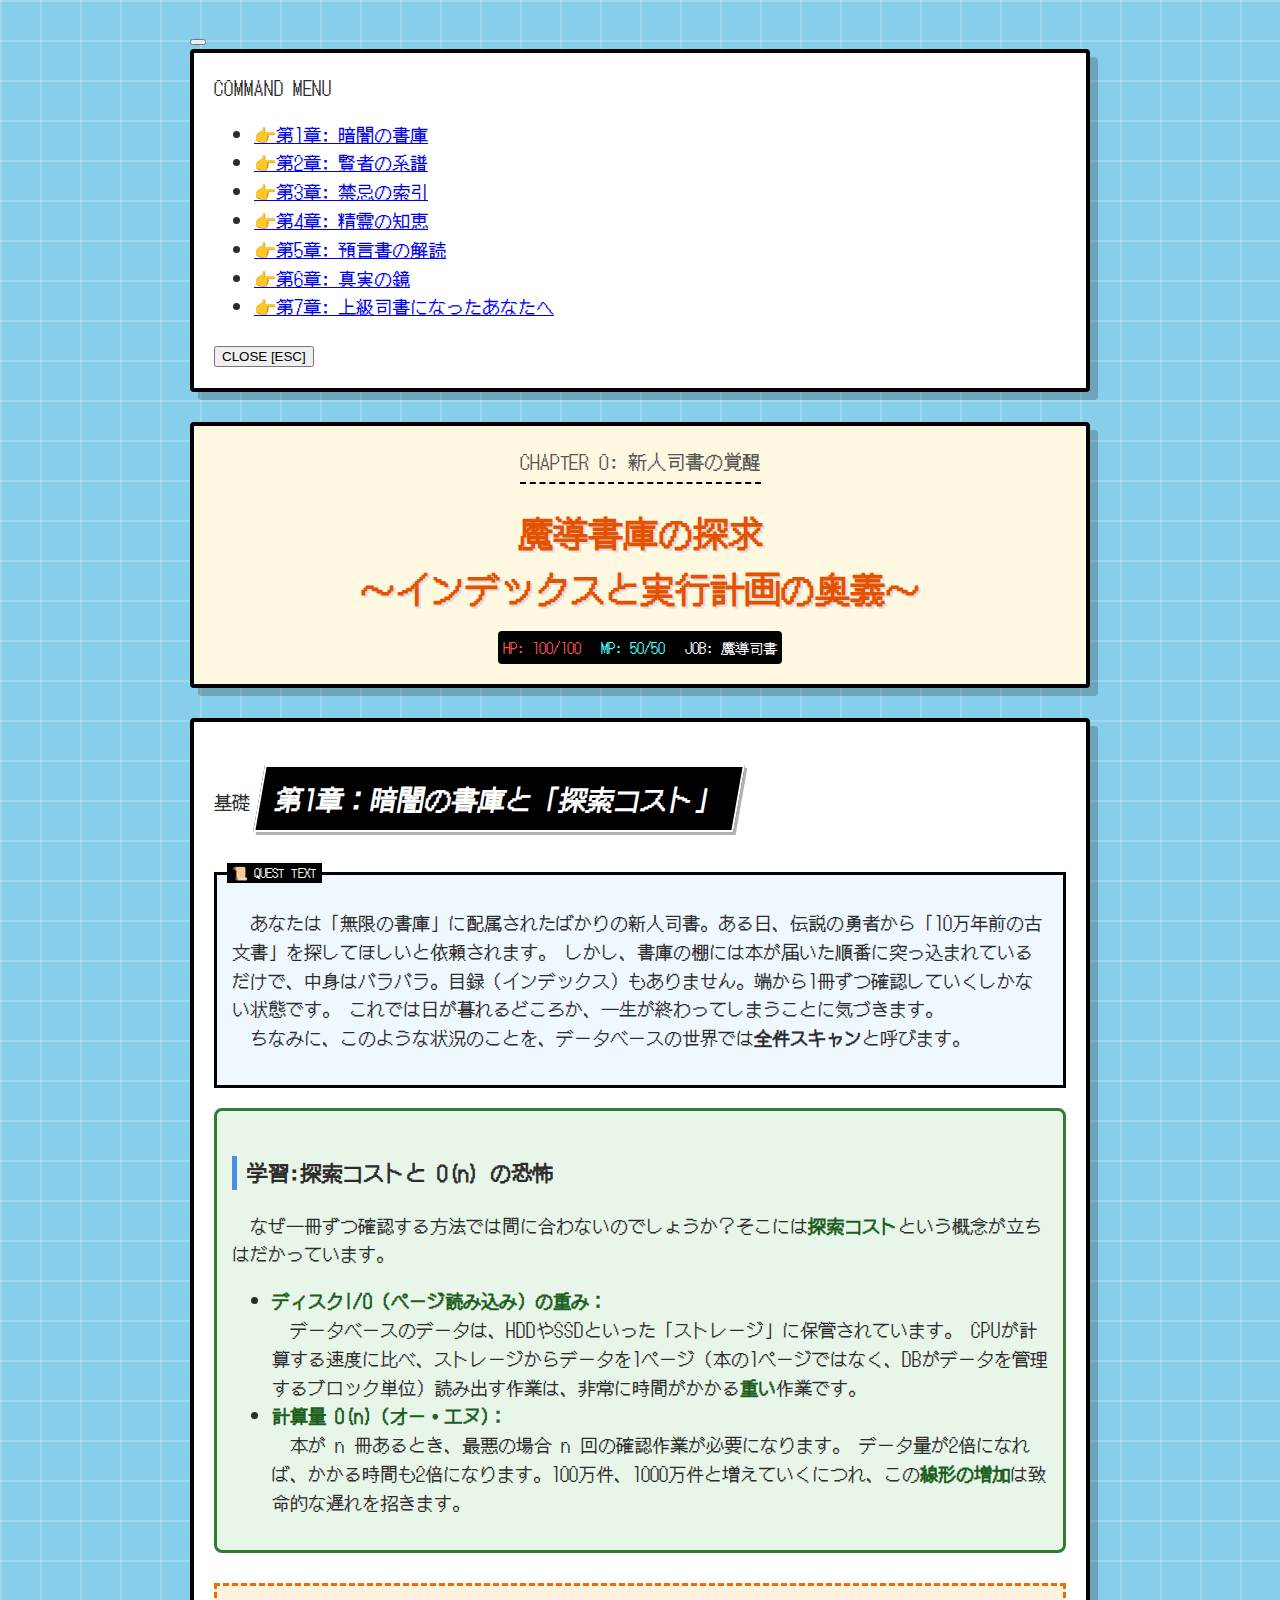
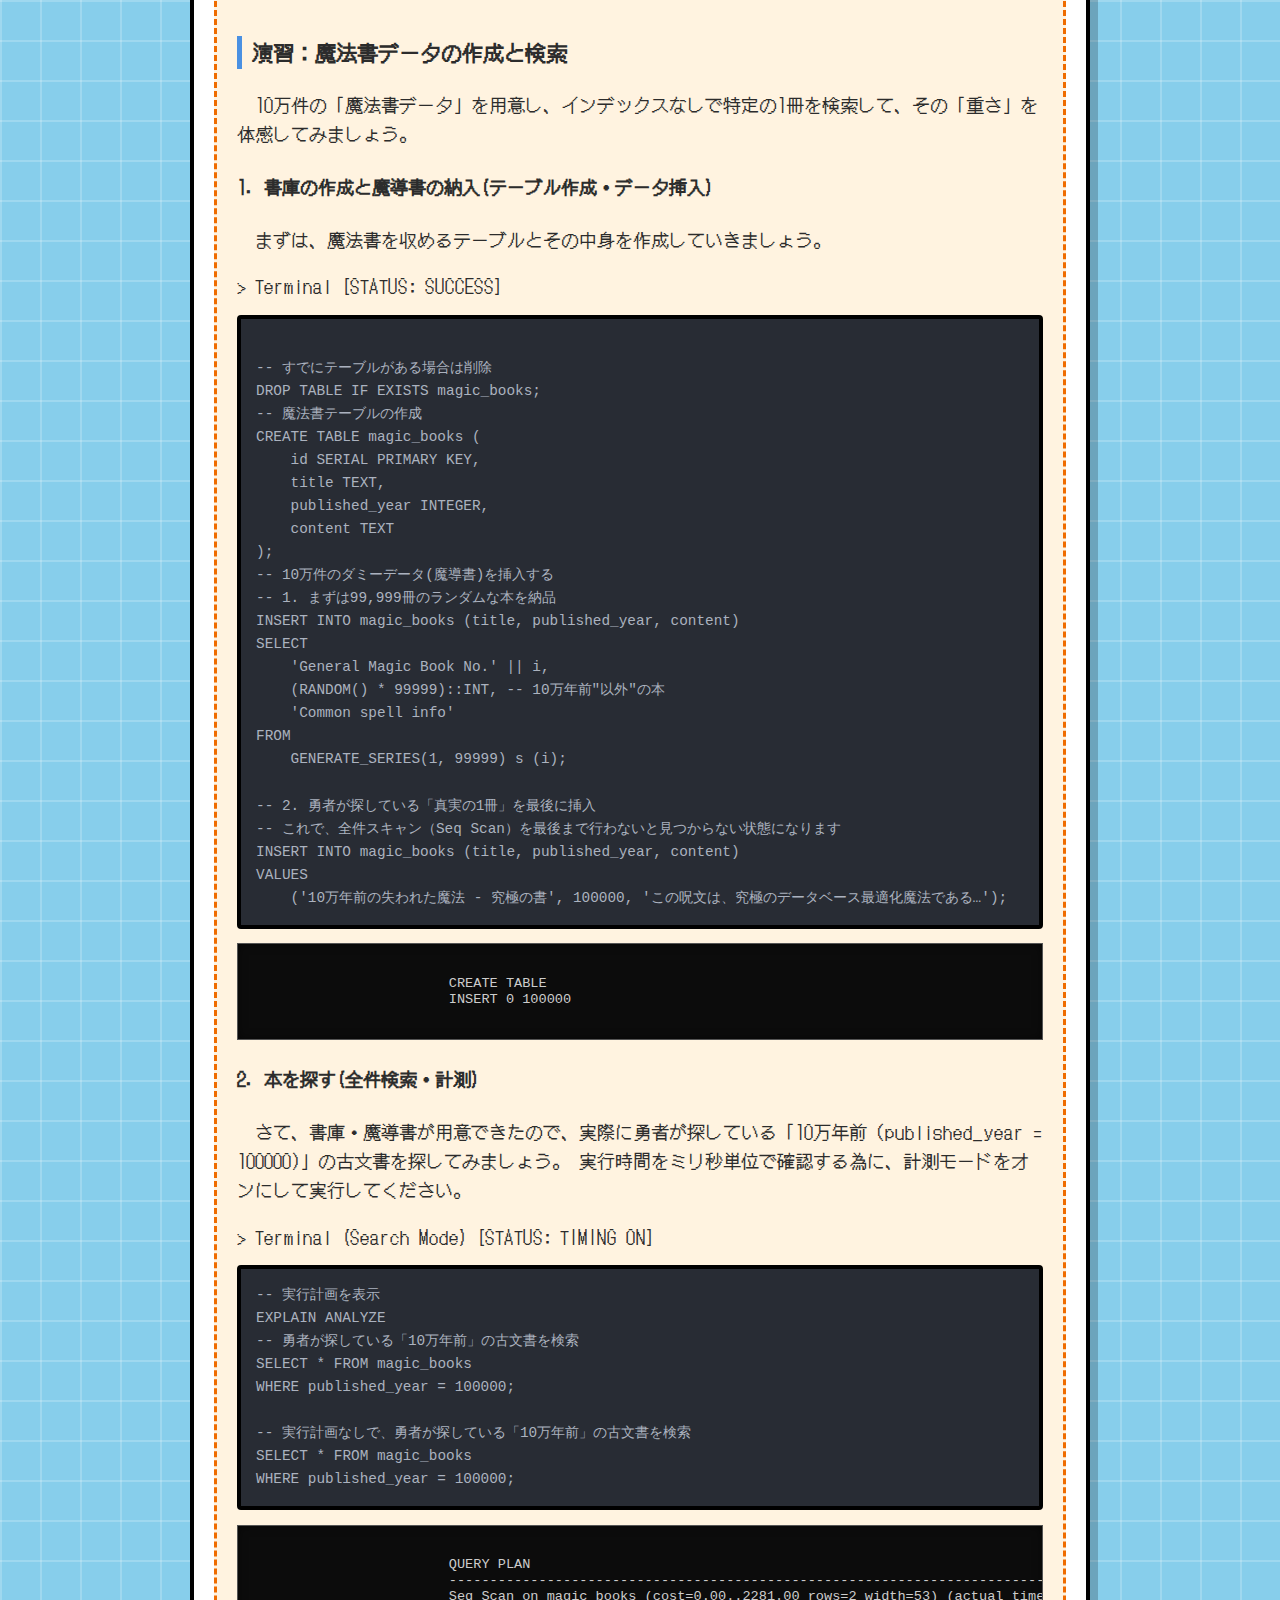
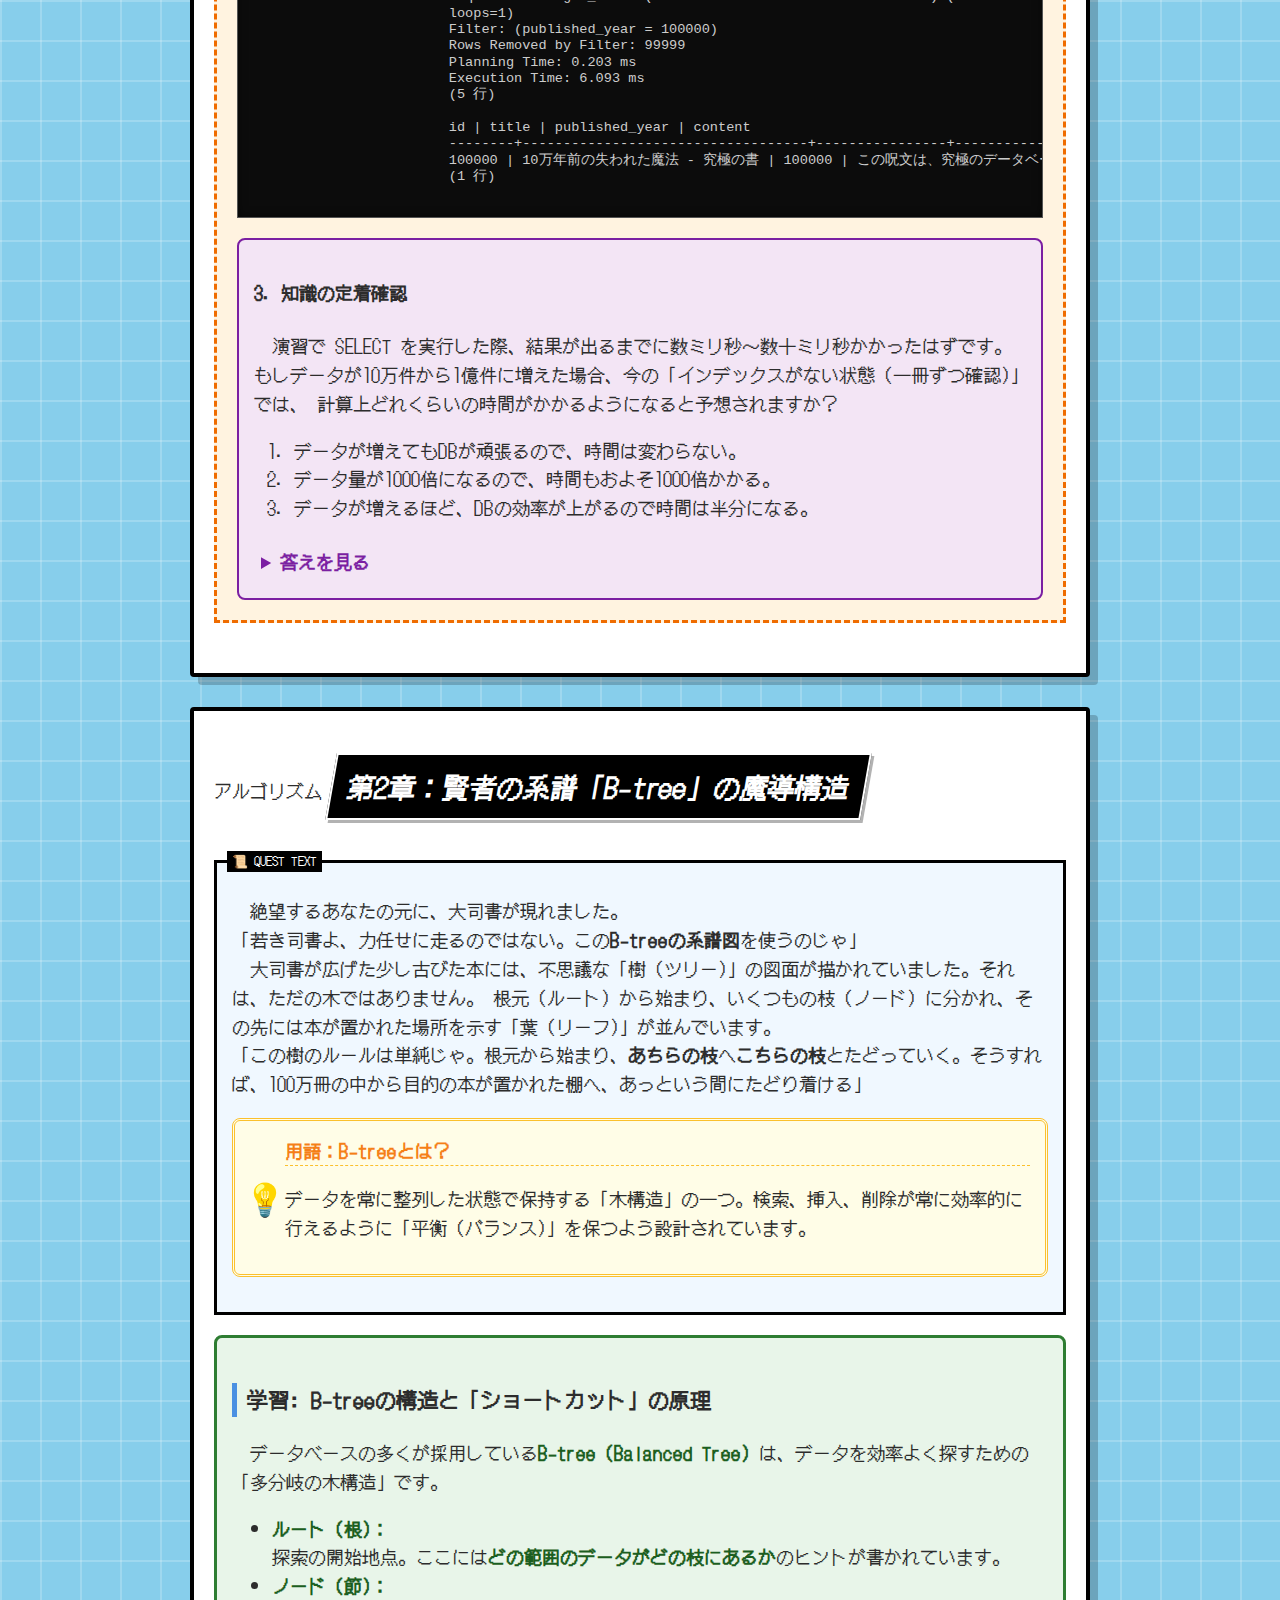
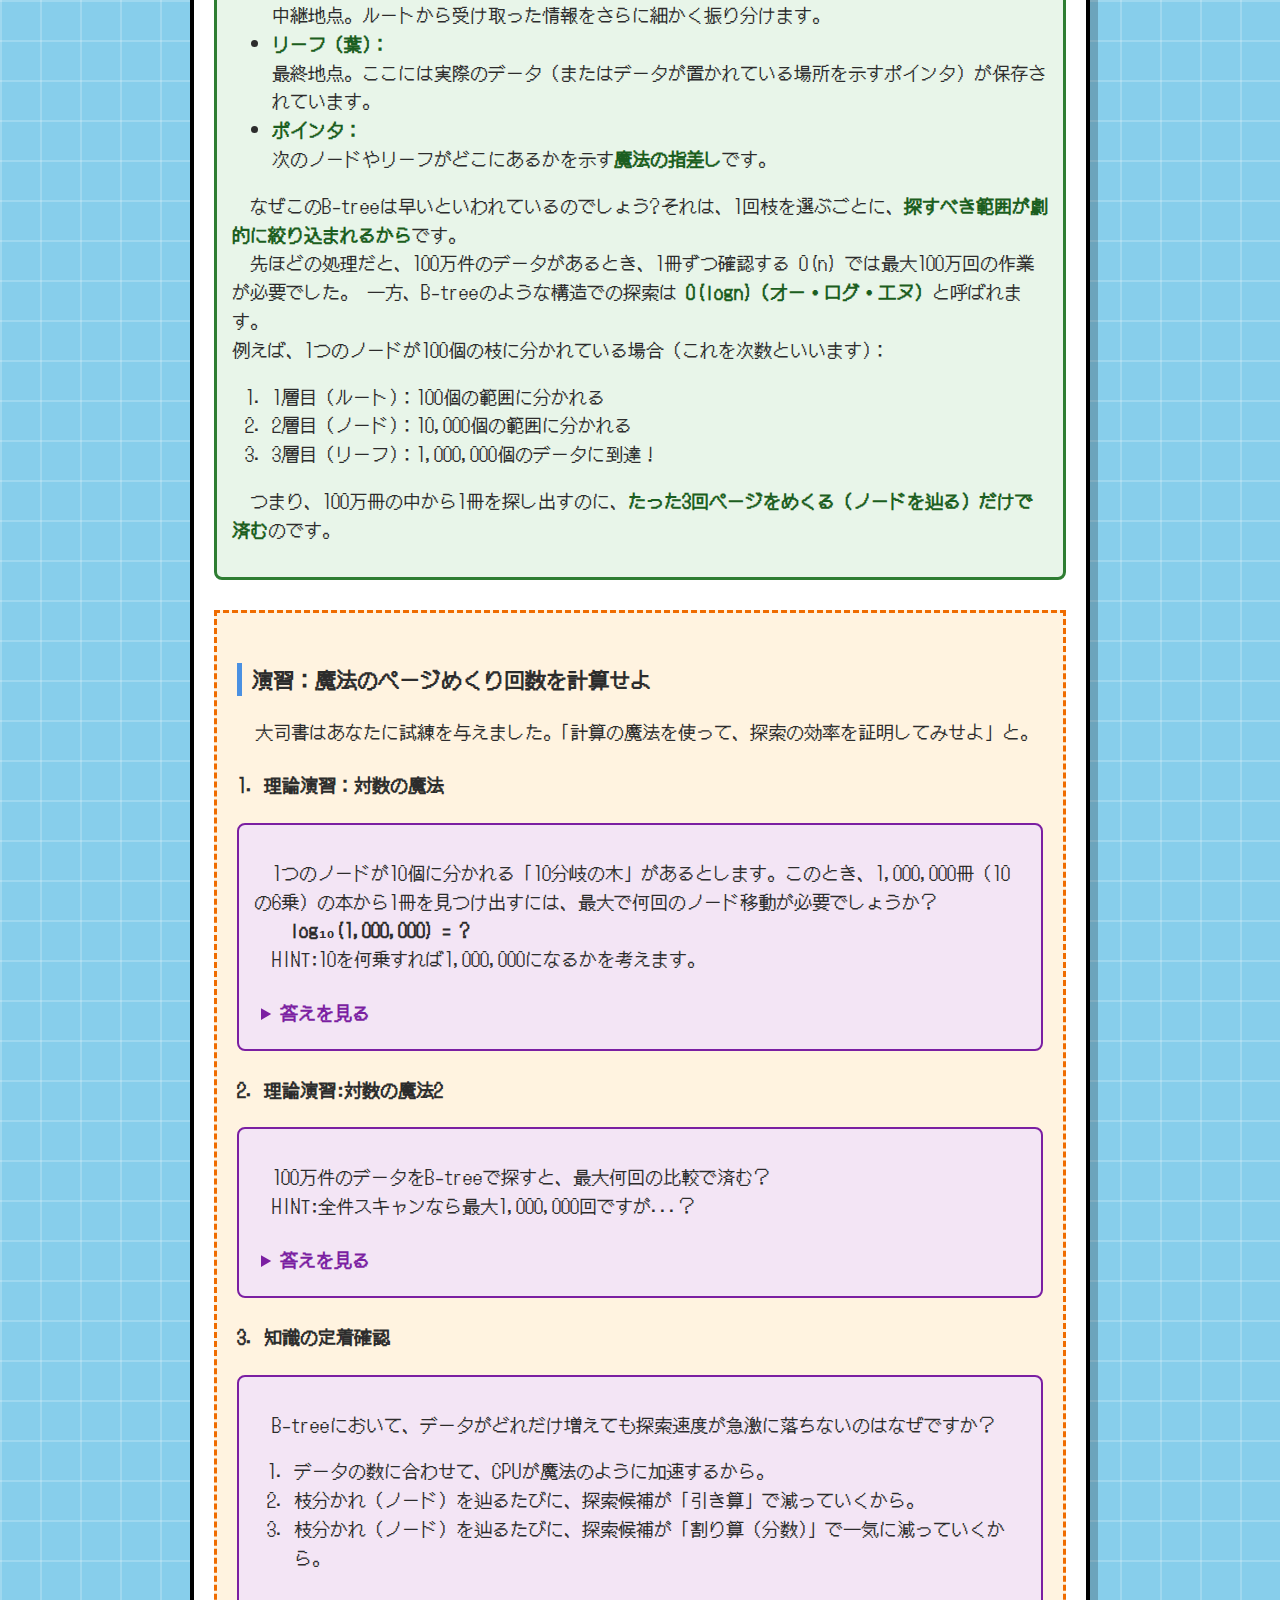
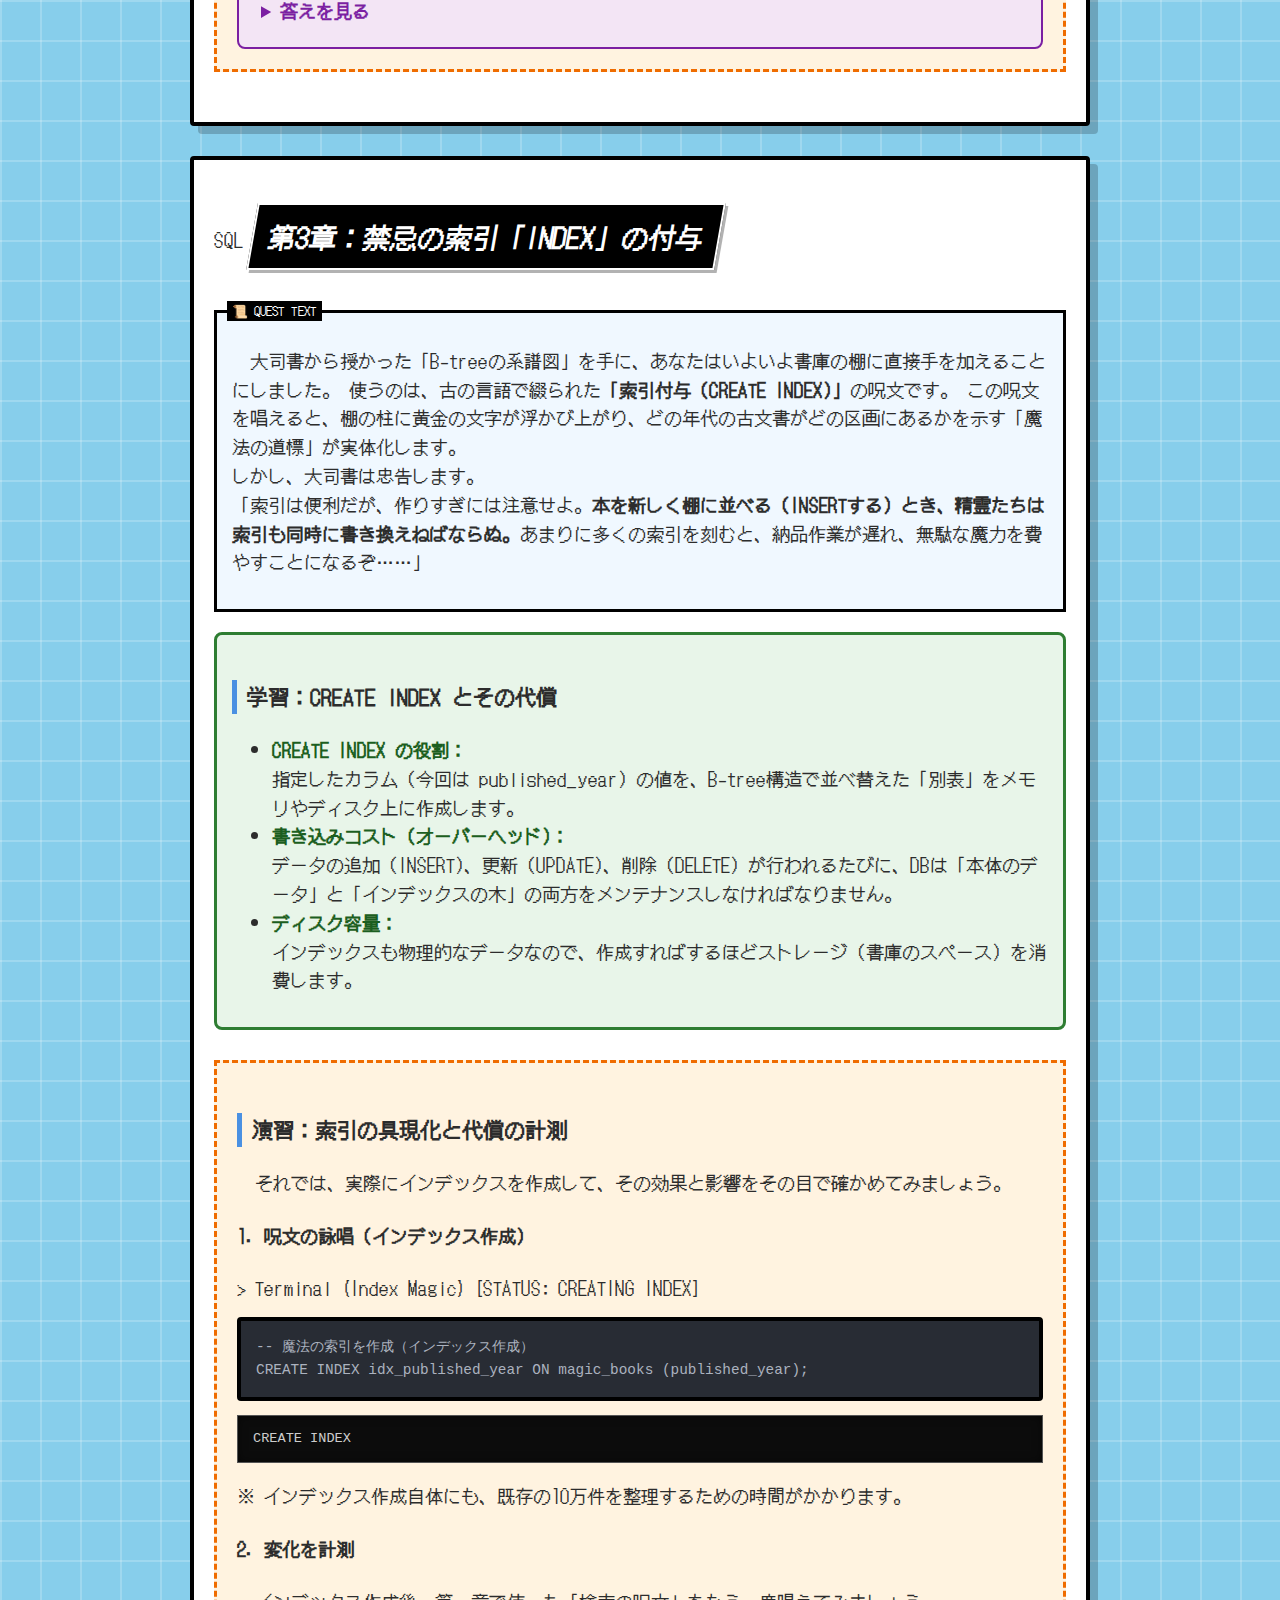
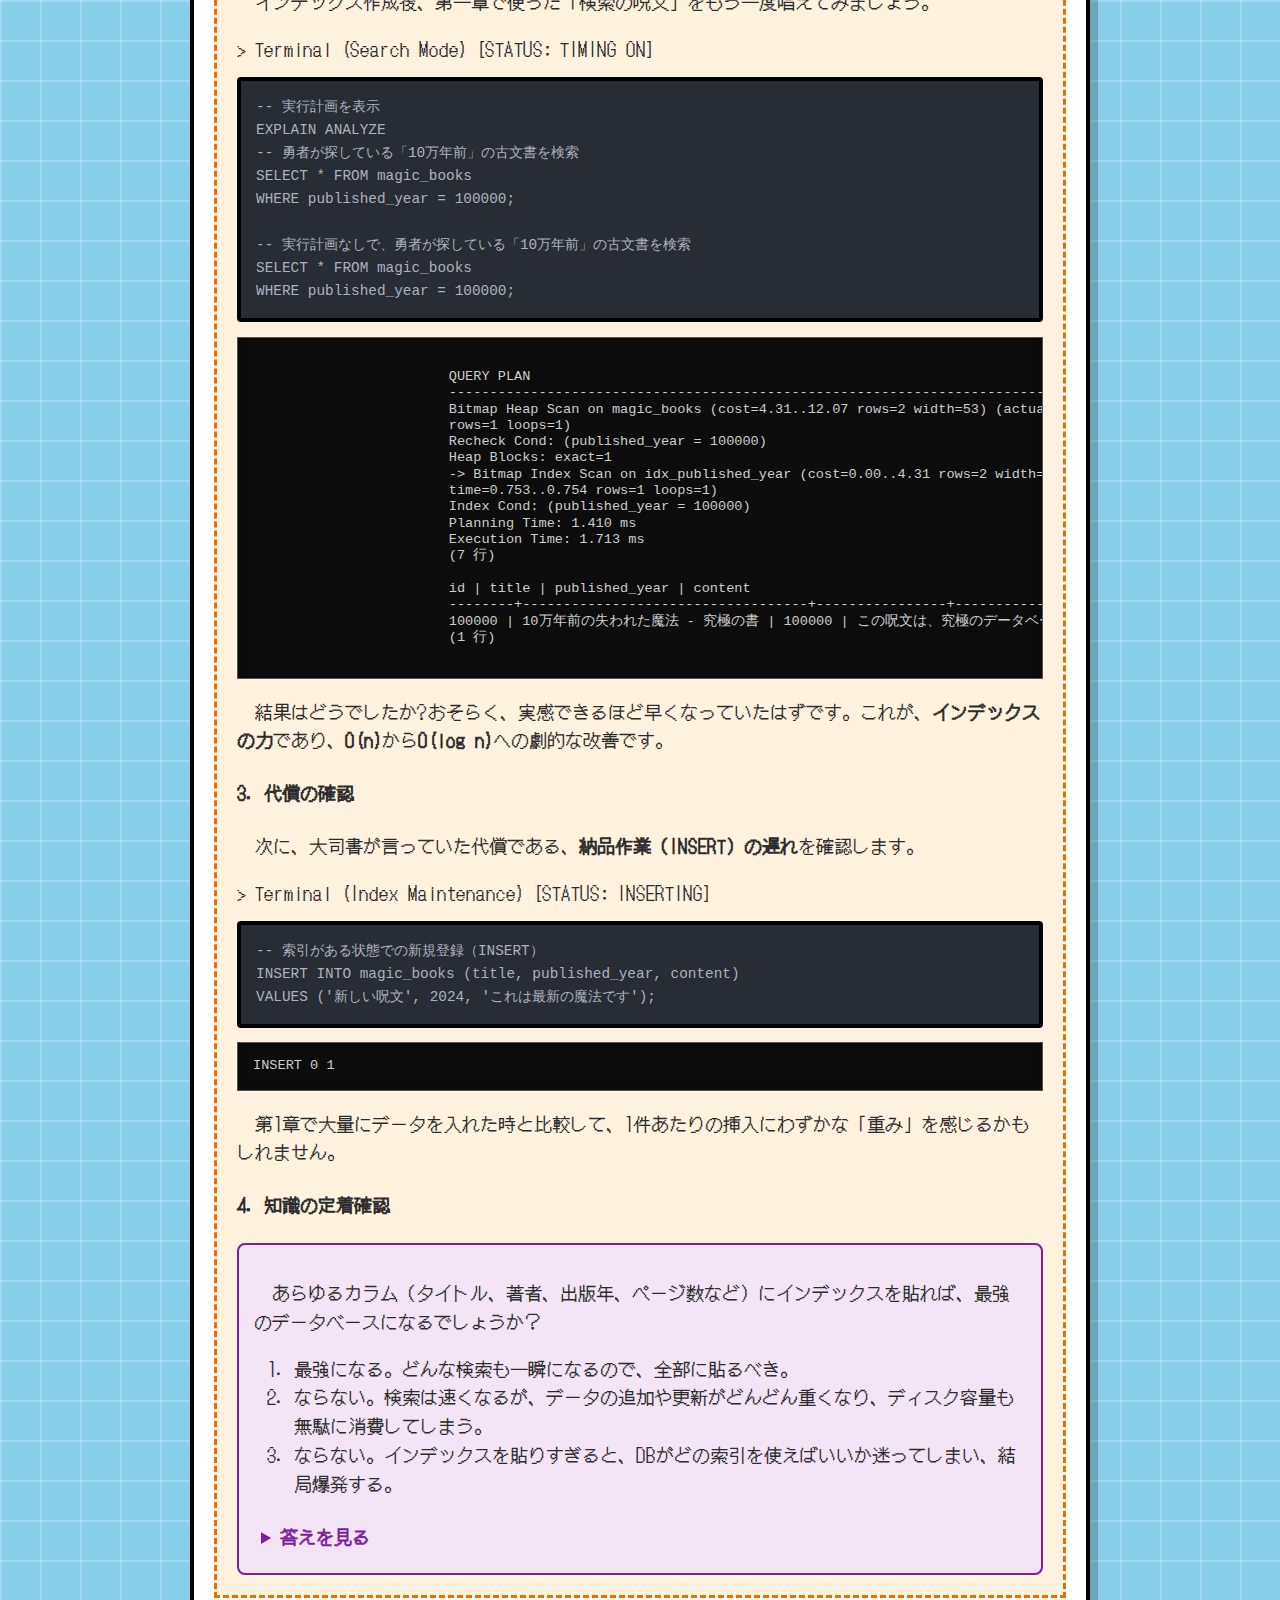
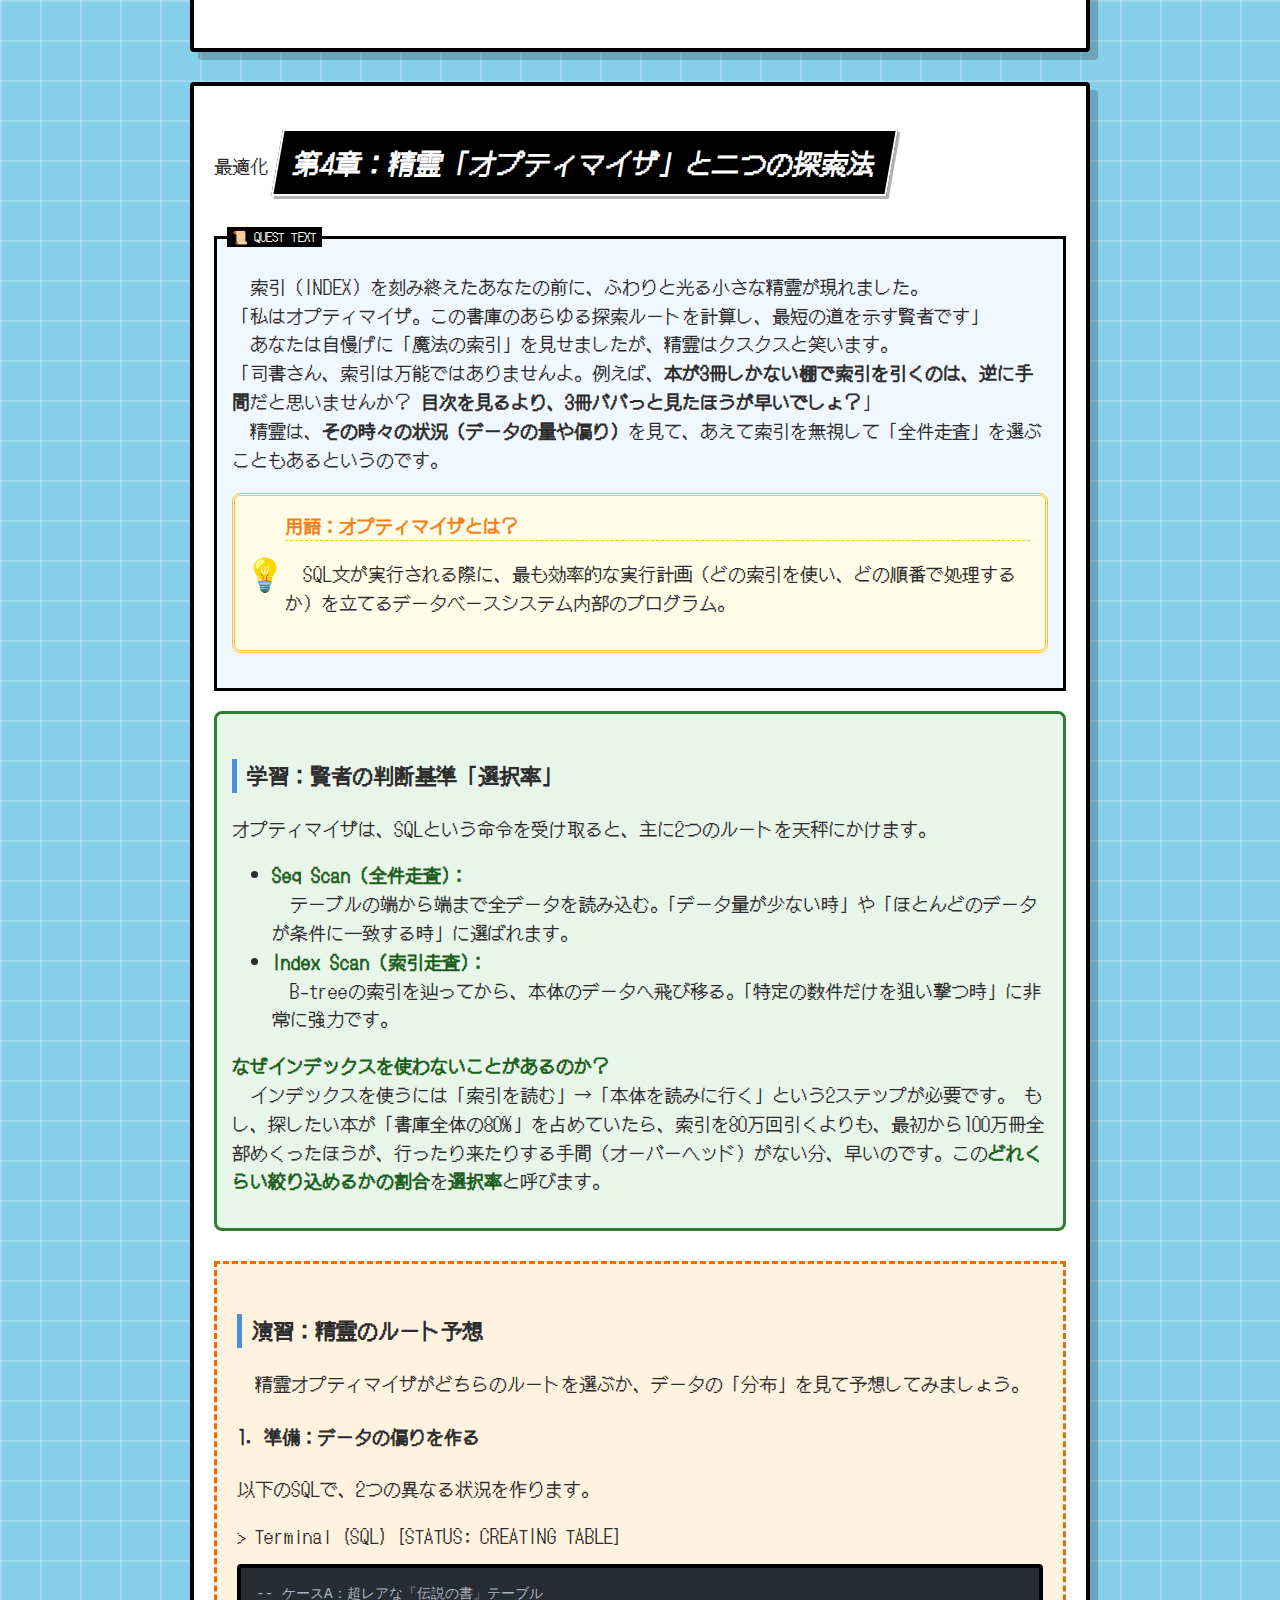
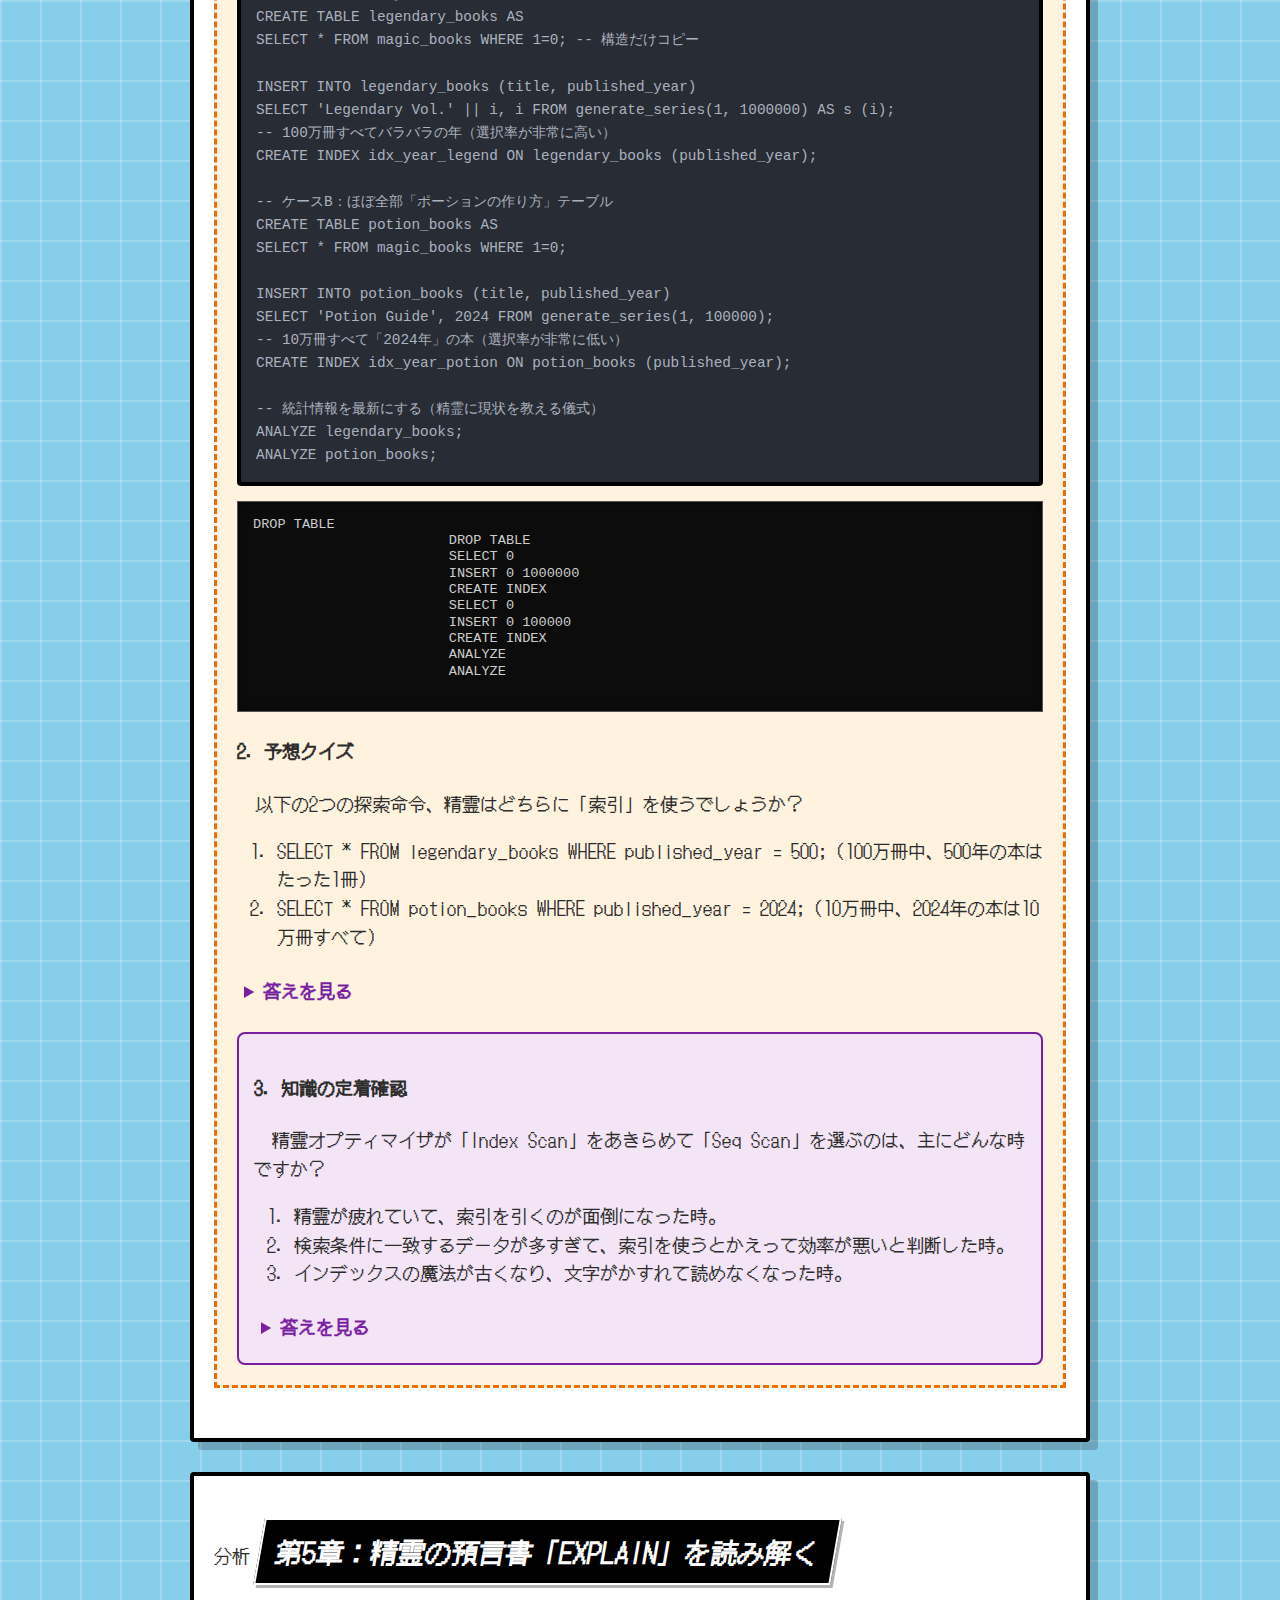
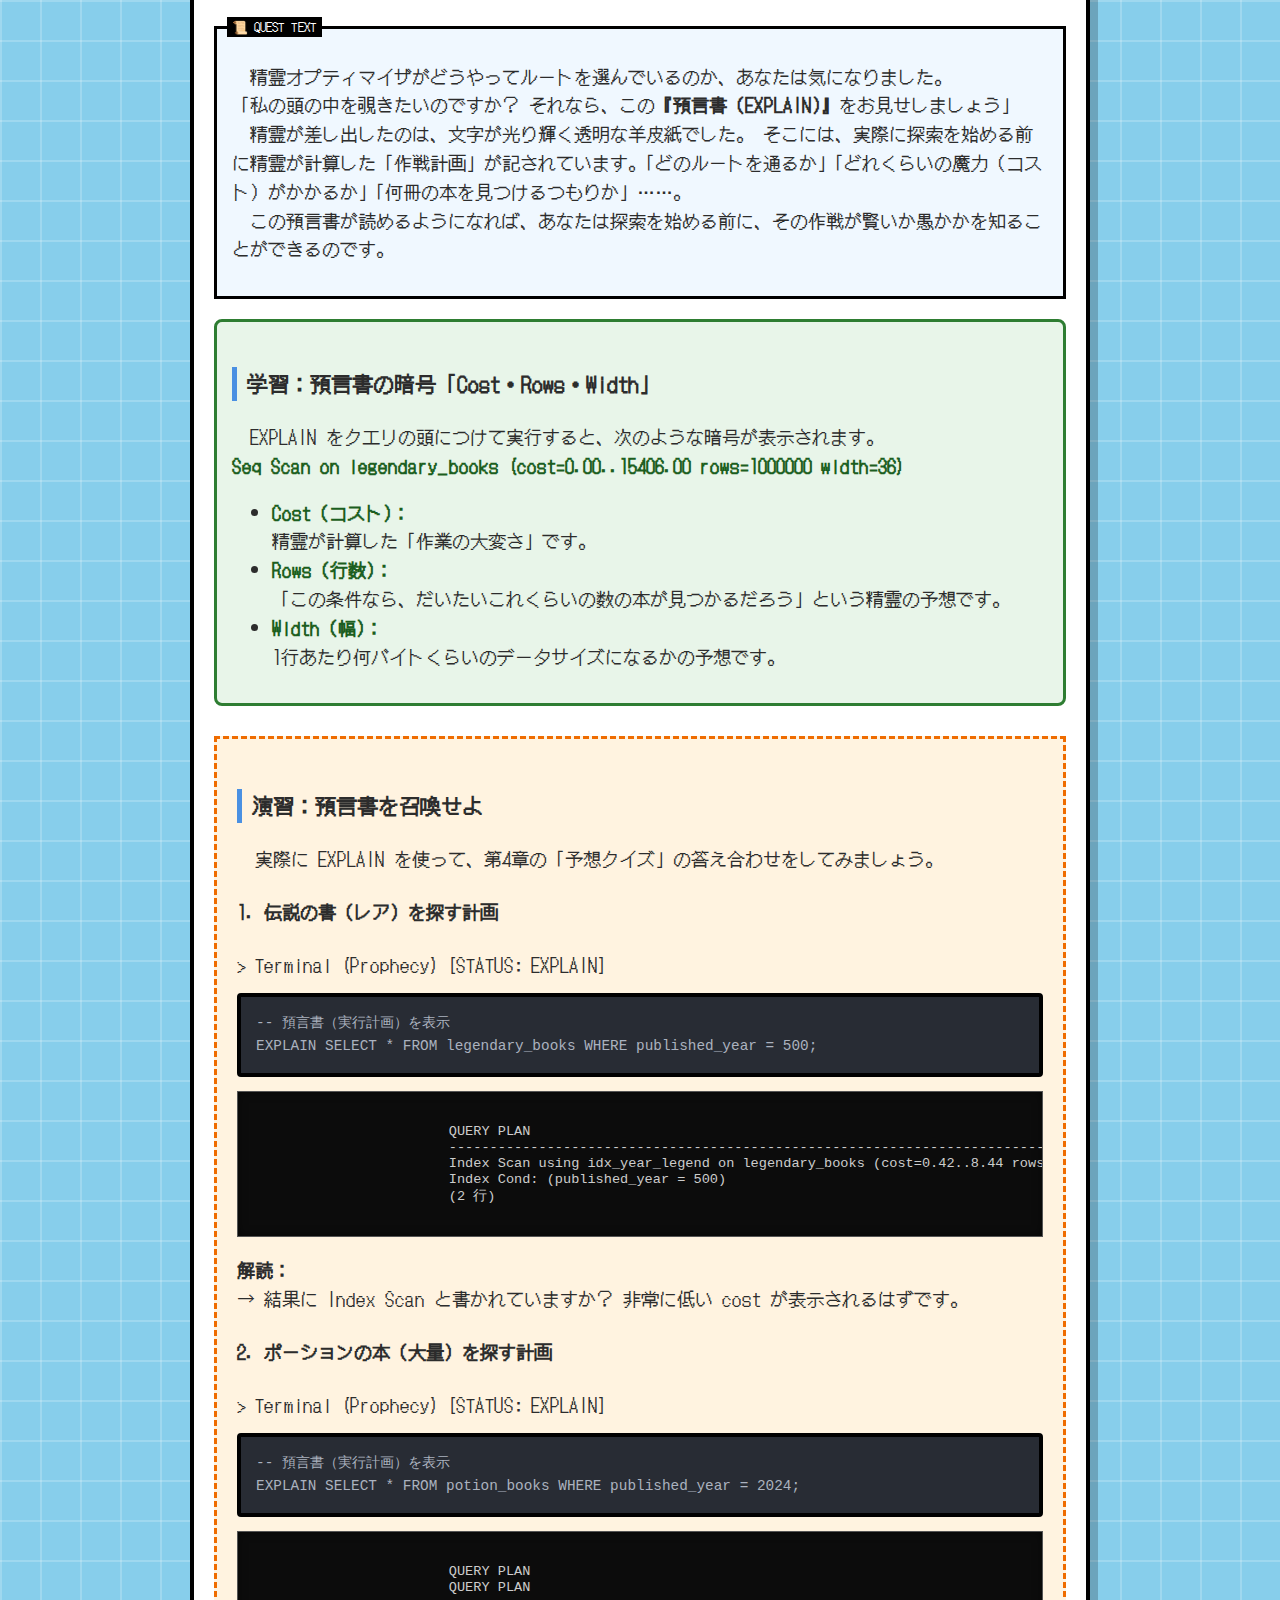
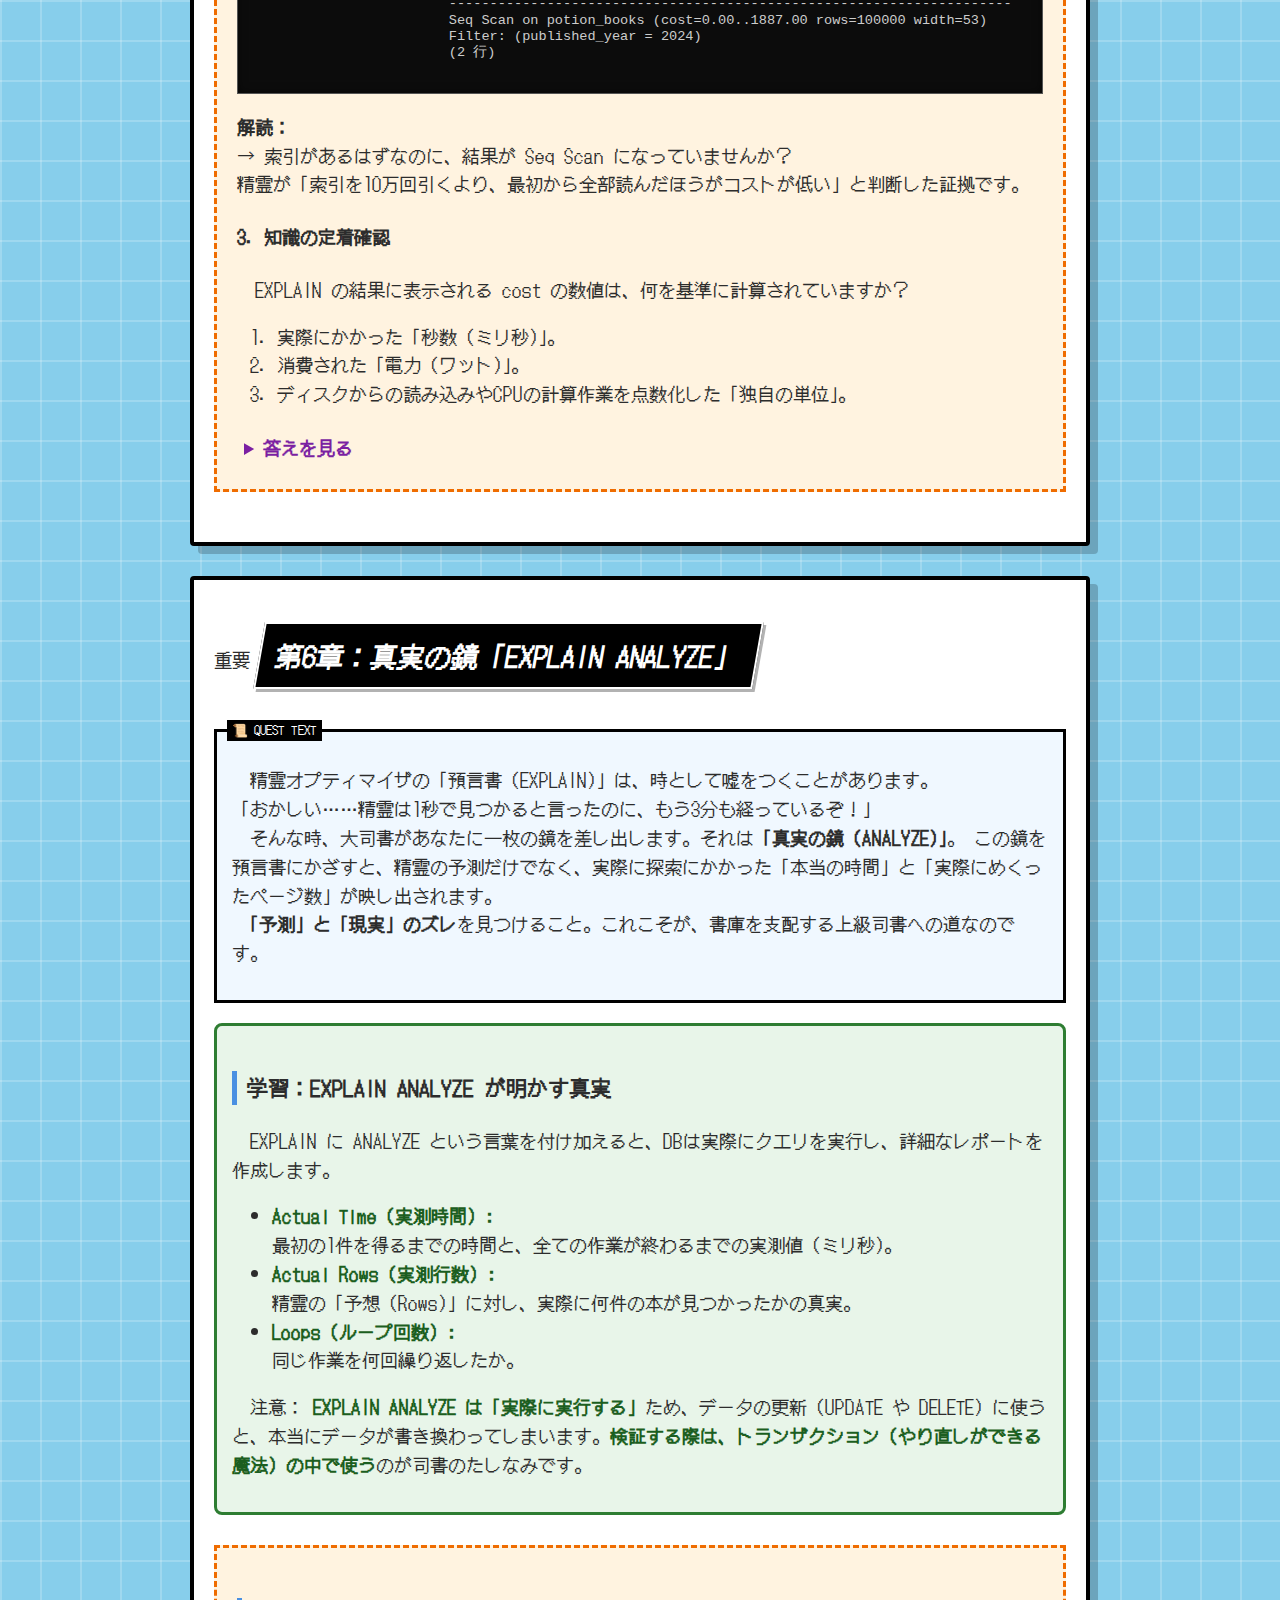
<file: PostgreSQL/index_design_and_execution_plan.html>
<!DOCTYPE html>
<html lang="ja">

<head>
    <meta charset="UTF-8">
    <meta name="viewport" content="width=device-width, initial-scale=1.0">
    <title>魔導書庫の探求：インデックスと実行計画の奥義</title>
    <link rel="stylesheet" href="index_design_and_execution_plan.css">
</head>

<body>

    <div class="container">

        <!-- 🍔 Hamburger Menu Button -->
        <button class="hamburger" id="hamburger-btn" aria-label="Menu">
            <span></span>
            <span></span>
            <span></span>
        </button>

        <!-- 🛡️ Command Menu Overlay -->
        <nav class="command-menu" id="command-menu">
            <div class="menu-window pixel-box">
                <div class="menu-header">COMMAND MENU</div>
                <ul>
                    <li><a href="#chapter1"><span class="cursor">👉</span>第1章: 暗闇の書庫</a></li>
                    <li><a href="#chapter2"><span class="cursor">👉</span>第2章: 賢者の系譜</a></li>
                    <li><a href="#chapter3"><span class="cursor">👉</span>第3章: 禁忌の索引</a></li>
                    <li><a href="#chapter4"><span class="cursor">👉</span>第4章: 精霊の知恵</a></li>
                    <li><a href="#chapter5"><span class="cursor">👉</span>第5章: 預言書の解読</a></li>
                    <li><a href="#chapter6"><span class="cursor">👉</span>第6章: 真実の鏡</a></li>
                    <li><a href="#chapter7"><span class="cursor">👉</span>第7章: 上級司書になったあなたへ</a></li>
                </ul>
                <button class="close-btn" id="close-btn">CLOSE [ESC]</button>
            </div>
        </nav>

        <header class="pixel-box">
            <div class="subtitle">CHAPTER 0: 新人司書の覚醒</div>
            <h1>魔導書庫の探求<br>〜インデックスと実行計画の奥義〜</h1>
            <div class="status-bar">
                <span class="hp">HP: 100/100</span>
                <span class="mp">MP: 50/50</span>
                <span>JOB: 魔導司書</span>
            </div>
        </header>

        <!-- 第1章 -->
        <section class="pixel-box" id="chapter1">
            <span class="tag tag-concept">基礎</span>
            <h2>第1章：暗闇の書庫と「探索コスト」</h2>

            <div class="story-box">
                <p>　あなたは「無限の書庫」に配属されたばかりの新人司書。ある日、伝説の勇者から「10万年前の古文書」を探してほしいと依頼されます。
                    しかし、書庫の棚には本が届いた順番に突っ込まれているだけで、中身はバラバラ。目録（インデックス）もありません。端から1冊ずつ確認していくしかない状態です。
                    これでは日が暮れるどころか、一生が終わってしまうことに気づきます。
                    <br>　ちなみに、このような状況のことを、データベースの世界では<strong>全件スキャン</strong>と呼びます。
                </p>
            </div>

            <div class="learning-box">
                <h3>学習:探索コストと O(n) の恐怖</h3>
                <p>　なぜ一冊ずつ確認する方法では間に合わないのでしょうか？そこには<strong>探索コスト</strong>という概念が立ちはだかっています。<br>
                <ul>
                    <li><strong>ディスクI/O（ページ読み込み）の重み：</strong>
                        <br>　データベースのデータは、HDDやSSDといった「ストレージ」に保管されています。
                        CPUが計算する速度に比べ、ストレージからデータを1ページ（本の1ページではなく、DBがデータを管理するブロック単位）読み出す作業は、非常に時間がかかる<strong>重い</strong>作業です。
                    </li>
                    <li><strong>計算量 O(n)（オー・エヌ）：</strong>
                        <br>　本が n 冊あるとき、最悪の場合 n 回の確認作業が必要になります。
                        データ量が2倍になれば、かかる時間も2倍になります。100万件、1000万件と増えていくにつれ、この<strong>線形の増加</strong>は致命的な遅れを招きます。
                    </li>
                </ul>
                </p>
            </div>

            <div class="exercise-box">
                <h3>演習：魔法書データの作成と検索</h3>
                <p>　10万件の「魔法書データ」を用意し、インデックスなしで特定の1冊を検索して、その「重さ」を体感してみましょう。</p>
                <h4>1. 書庫の作成と魔導書の納入(テーブル作成・データ挿入)</h4>
                <p>　まずは、魔法書を収めるテーブルとその中身を作成していきましょう。</p>
                <div class="terminal-window">
                    <div class="terminal-header">
                        <span>> Terminal</span>
                        <span>[STATUS: SUCCESS]</span>
                    </div>
                    <pre><code>
<span class="sql-comment">-- すでにテーブルがある場合は削除</span>
<span class="sql-cmd">DROP TABLE IF EXISTS</span> magic_books;
<span class="sql-comment">-- 魔法書テーブルの作成</span>
<span class="sql-cmd">CREATE TABLE</span> magic_books (
    id SERIAL <span class="sql-cmd">PRIMARY KEY</span>,
    title <span class="sql-cmd">TEXT</span>,
    published_year <span class="sql-cmd">INTEGER</span>,
    content <span class="sql-cmd">TEXT</span>
);
<span class="sql-comment">-- 10万件のダミーデータ(魔導書)を挿入する</span>
<span class="sql-comment">-- 1. まずは99,999冊のランダムな本を納品</span>
<span class="sql-cmd">INSERT INTO</span> magic_books (title, published_year, content)
<span class="sql-cmd">SELECT</span> 
    'General Magic Book No.' || i,
    (RANDOM() * 99999)::INT, -- 10万年前"以外"の本
    'Common spell info'
<span class="sql-cmd">FROM</span>
    GENERATE_SERIES(1, 99999) s (i);

<span class="sql-comment">-- 2. 勇者が探している「真実の1冊」を最後に挿入</span>
<span class="sql-comment">-- これで、全件スキャン（Seq Scan）を最後まで行わないと見つからない状態になります</span>
<span class="sql-cmd">INSERT INTO</span> magic_books (title, published_year, content)
<span class="sql-cmd">VALUES</span>
    ('10万年前の失われた魔法 - 究極の書', 100000, 'この呪文は、究極のデータベース最適化魔法である…');
</code></pre>
                    <div class="execution-result">
                        CREATE TABLE
                        INSERT 0 100000
                    </div>
                </div>
                <h4>2. 本を探す(全件検索・計測)</h4>
                <p>
                    　さて、書庫・魔導書が用意できたので、実際に勇者が探している「10万年前（published_year = 100000）」の古文書を探してみましょう。
                    実行時間をミリ秒単位で確認する為に、計測モードをオンにして実行してください。
                </p>
                <div class="terminal-window">
                    <div class="terminal-header">
                        <span>> Terminal (Search Mode)</span>
                        <span>[STATUS: TIMING ON]</span>
                    </div>
                    <pre><code><span class="sql-comment">-- 実行計画を表示</span>
<span class="sql-cmd">EXPLAIN ANALYZE</span>
<span class="sql-comment">-- 勇者が探している「10万年前」の古文書を検索</span>
<span class="sql-cmd">SELECT</span> * <span class="sql-cmd">FROM</span> magic_books 
<span class="sql-cmd">WHERE</span> published_year = 100000;

<span class="sql-comment">-- 実行計画なしで、勇者が探している「10万年前」の古文書を検索</span>
<span class="sql-cmd">SELECT</span> * <span class="sql-cmd">FROM</span> magic_books 
<span class="sql-cmd">WHERE</span> published_year = 100000;
</code></pre>
                    <div class="execution-result">
                        QUERY PLAN
                        ---------------------------------------------------------------------------------------------------------
                        Seq Scan on magic_books (cost=0.00..2281.00 rows=2 width=53) (actual time=6.073..6.074 rows=1
                        loops=1)
                        Filter: (published_year = 100000)
                        Rows Removed by Filter: 99999
                        Planning Time: 0.203 ms
                        Execution Time: 6.093 ms
                        (5 行)

                        id | title | published_year | content
                        --------+-----------------------------------+----------------+-------------------------------------------------
                        100000 | 10万年前の失われた魔法 - 究極の書 | 100000 | この呪文は、究極のデータベース最適化魔法である…
                        (1 行)
                    </div>
                </div>
                <div class="quiz-container">
                    <h4>3. 知識の定着確認</h4>
                    <p>
                        　演習で SELECT を実行した際、結果が出るまでに数ミリ秒〜数十ミリ秒かかったはずです。
                        もしデータが10万件から1億件に増えた場合、今の「インデックスがない状態（一冊ずつ確認）」では、
                        計算上どれくらいの時間がかかるようになると予想されますか？<br>
                    <ol>
                        <li>データが増えてもDBが頑張るので、時間は変わらない。</li>
                        <li>データ量が1000倍になるので、時間もおよそ1000倍かかる。</li>
                        <li>データが増えるほど、DBの効率が上がるので時間は半分になる。</li>
                    </ol>
                    </p>
                    <details>
                        <summary>答えを見る</summary>
                        <div class="answer">
                            <p><strong>A. 2. データ量が1000倍になるので、時間もおよそ1000倍かかる。</strong></p>
                            <p>
                                　正解は 2 です。これが O(n)の恐ろしさです。10msで終わっていた検索が10秒になり、さらにデータが増えれば数分、数時間……と、必要な時間はどんどん多くなっていきます。
                            </p>
                        </div>
                    </details>
                </div>
            </div>

        </section>

        <!-- 第2章 -->
        <section class="pixel-box" id="chapter2">
            <span class="tag tag-concept">アルゴリズム</span>
            <h2>第2章：賢者の系譜「B-tree」の魔導構造</h2>

            <div class="story-box">
                <p>
                    　絶望するあなたの元に、大司書が現れました。<br>
                    「若き司書よ、力任せに走るのではない。この<strong>B-treeの系譜図</strong>を使うのじゃ」<br>
                    　大司書が広げた少し古びた本には、不思議な「樹（ツリー）」の図面が描かれていました。それは、ただの木ではありません。
                    根元（ルート）から始まり、いくつもの枝（ノード）に分かれ、その先には本が置かれた場所を示す「葉（リーフ）」が並んでいます。<br>
                    「この樹のルールは単純じゃ。根元から始まり、<strong>あちらの枝</strong>へ<strong>こちらの枝</strong>とたどっていく。そうすれば、100万冊の中から目的の本が置かれた棚へ、あっという間にたどり着ける」
                <div class="term-box">
                    <span class="term-title">用語：B-treeとは？</span>
                    <p>データを常に整列した状態で保持する「木構造」の一つ。検索、挿入、削除が常に効率的に行えるように「平衡（バランス）」を保つよう設計されています。</p>
                </div>
                </p>
            </div>

            <div class="learning-box">
                <h3>学習: B-treeの構造と「ショートカット」の原理</h3>
                <p>
                    　データベースの多くが採用している<strong>B-tree（Balanced Tree）</strong>は、データを効率よく探すための「多分岐の木構造」です。
                <ul>
                    <li><strong>ルート（根）：</strong><br>探索の開始地点。ここには<strong>どの範囲のデータがどの枝にあるか</strong>のヒントが書かれています。</li>
                    <li><strong>ノード（節）：</strong><br>中継地点。ルートから受け取った情報をさらに細かく振り分けます。</li>
                    <li><strong>リーフ（葉）：</strong><br>最終地点。ここには実際のデータ（またはデータが置かれている場所を示すポインタ）が保存されています。</li>
                    <li><strong>ポインタ：</strong><br>次のノードやリーフがどこにあるかを示す<strong>魔法の指差し</strong>です。</li>
                </ul>
                　なぜこのB-treeは早いといわれているのでしょう?それは、1回枝を選ぶごとに、<strong>探すべき範囲が劇的に絞り込まれるから</strong>です。<br>
                　先ほどの処理だと、100万件のデータがあるとき、1冊ずつ確認する O(n) では最大100万回の作業が必要でした。
                一方、B-treeのような構造での探索は <strong>O(logn)（オー・ログ・エヌ）</strong>と呼ばれます。<br>
                例えば、1つのノードが100個の枝に分かれている場合（これを次数といいます）：
                <ol>
                    <li>1層目（ルート）：100個の範囲に分かれる</li>
                    <li>2層目（ノード）：10,000個の範囲に分かれる</li>
                    <li>3層目（リーフ）：1,000,000個のデータに到達！</li>
                </ol>
                　つまり、100万冊の中から1冊を探し出すのに、<strong>たった3回ページをめくる（ノードを辿る）だけで済む</strong>のです。
                </p>
            </div>

            <div class="exercise-box">
                <h3>演習：魔法のページめくり回数を計算せよ</h3>
                <p>　大司書はあなたに試練を与えました。「計算の魔法を使って、探索の効率を証明してみせよ」と。</p>
                <h4>1. 理論演習：対数の魔法</h4>
                <div class="quiz-container">
                    <p>
                        　1つのノードが10個に分かれる「10分岐の木」があるとします。このとき、1,000,000冊（10の6乗）の本から1冊を見つけ出すには、最大で何回のノード移動が必要でしょうか？<br>
                        　　<strong>log₁₀(1,000,000) = ?</strong><br>
                        　HINT:10を何乗すれば1,000,000になるかを考えます。
                    </p>
                    <details>
                        <summary>答えを見る</summary>
                        <div class="answer">
                            <p><strong>A. 6回</strong></p>
                            <p>計算式：log₁₀(1,000,000) = 6<br>
                                10の6乗は1,000,000なので、最大6回のノード移動で済みます！</p>
                        </div>
                    </details>
                </div>
                <h4>2. 理論演習:対数の魔法2</h4>
                <div class="quiz-container">
                    <p>　100万件のデータをB-treeで探すと、最大何回の比較で済む？<br>
                        　HINT:全件スキャンなら最大1,000,000回ですが...？</p>
                    <details>
                        <summary>答えを見る</summary>
                        <div class="answer">
                            <p><strong>A. 約20回</strong></p>
                            <p>計算式：log₂(1,000,000) ≒ 20<br>
                                たった20回のチェック。これが「賢者の系譜」が爆速である理由です！</p>
                        </div>
                    </details>
                </div>
                <h4>3. 知識の定着確認</h4>
                <div class="quiz-container">
                    <p>　B-treeにおいて、データがどれだけ増えても探索速度が急激に落ちないのはなぜですか？
                    <ol>
                        <li>データの数に合わせて、CPUが魔法のように加速するから。</li>
                        <li>枝分かれ（ノード）を辿るたびに、探索候補が「引き算」で減っていくから。</li>
                        <li>枝分かれ（ノード）を辿るたびに、探索候補が「割り算（分数）」で一気に減っていくから。</li>
                    </ol>
                    </p>
                    <details>
                        <summary>答えを見る</summary>
                        <div class="answer">
                            <p><strong>A. 正解は 3 です。</strong></p>
                            <p>
                                1回の移動で候補を $1/100$ や $1/1000$ に絞り込めるため、データが100万件から1億件に増えても、辿る階層（木の高さ）は1〜2層増えるだけで済みます。
                            </p>
                        </div>
                    </details>
                </div>
            </div>
        </section>

        <!-- 第3章 -->
        <section class="pixel-box" id="chapter3">
            <span class="tag tag-sql">SQL</span>
            <h2>第3章：禁忌の索引「INDEX」の付与</h2>

            <div class="story-box">
                <p>
                    　大司書から授かった「B-treeの系譜図」を手に、あなたはいよいよ書庫の棚に直接手を加えることにしました。
                    使うのは、古の言語で綴られた<strong>「索引付与（CREATE INDEX）」</strong>の呪文です。
                    この呪文を唱えると、棚の柱に黄金の文字が浮かび上がり、どの年代の古文書がどの区画にあるかを示す「魔法の道標」が実体化します。<br>
                    しかし、大司書は忠告します。<br>
                    「索引は便利だが、作りすぎには注意せよ。<strong>本を新しく棚に並べる（INSERTする）とき、精霊たちは索引も同時に書き換えねばならぬ。</strong>あまりに多くの索引を刻むと、納品作業が遅れ、無駄な魔力を費やすことになるぞ……」
                </p>
            </div>

            <div class="learning-box">
                <h3>学習：CREATE INDEX とその代償</h3>
                <p>
                <ul>
                    <li><strong>CREATE INDEX の役割：</strong><br>
                        指定したカラム（今回は published_year）の値を、B-tree構造で並べ替えた「別表」をメモリやディスク上に作成します。</li>
                    <li><strong>書き込みコスト（オーバーヘッド）：</strong><br>
                        データの追加（INSERT）、更新（UPDATE）、削除（DELETE）が行われるたびに、DBは「本体のデータ」と「インデックスの木」の両方をメンテナンスしなければなりません。
                    </li>
                    <li><strong>ディスク容量：</strong><br>
                        インデックスも物理的なデータなので、作成すればするほどストレージ（書庫のスペース）を消費します。
                    </li>
                </ul>
                </p>
            </div>

            <div class="exercise-box">
                <h3>演習：索引の具現化と代償の計測</h3>
                <p>
                    　それでは、実際にインデックスを作成して、その効果と影響をその目で確かめてみましょう。
                </p>
                <h4>1. 呪文の詠唱（インデックス作成）</h4>
                <div class="terminal-window">
                    <div class="terminal-header">
                        <span>> Terminal (Index Magic)</span>
                        <span>[STATUS: CREATING INDEX]</span>
                    </div>
                    <pre><code><span class="sql-comment">-- 魔法の索引を作成（インデックス作成）</span>
<span class="sql-cmd">CREATE INDEX</span> idx_published_year <span class="sql-cmd">ON</span> magic_books (published_year);
</code></pre>
                    <div class="execution-result">CREATE INDEX</div>
                </div>
                <p>※ インデックス作成自体にも、既存の10万件を整理するための時間がかかります。</p>
                <h4>2. 変化を計測</h4>
                <p>
                    　インデックス作成後、第一章で使った「検索の呪文」をもう一度唱えてみましょう。
                </p>
                <div class="terminal-window">
                    <div class="terminal-header">
                        <span>> Terminal (Search Mode)</span>
                        <span>[STATUS: TIMING ON]</span>
                    </div>
                    <pre><code><span class="sql-comment">-- 実行計画を表示</span>
<span class="sql-cmd">EXPLAIN ANALYZE</span>
<span class="sql-comment">-- 勇者が探している「10万年前」の古文書を検索</span>
<span class="sql-cmd">SELECT</span> * <span class="sql-cmd">FROM</span> magic_books 
<span class="sql-cmd">WHERE</span> published_year = 100000;

<span class="sql-comment">-- 実行計画なしで、勇者が探している「10万年前」の古文書を検索</span>
<span class="sql-cmd">SELECT</span> * <span class="sql-cmd">FROM</span> magic_books 
<span class="sql-cmd">WHERE</span> published_year = 100000;
</code></pre>
                    <div class="execution-result">
                        QUERY PLAN
                        ---------------------------------------------------------------------------------------------------------------------------
                        Bitmap Heap Scan on magic_books (cost=4.31..12.07 rows=2 width=53) (actual time=0.787..0.789
                        rows=1 loops=1)
                        Recheck Cond: (published_year = 100000)
                        Heap Blocks: exact=1
                        -> Bitmap Index Scan on idx_published_year (cost=0.00..4.31 rows=2 width=0) (actual
                        time=0.753..0.754 rows=1 loops=1)
                        Index Cond: (published_year = 100000)
                        Planning Time: 1.410 ms
                        Execution Time: 1.713 ms
                        (7 行)

                        id | title | published_year | content
                        --------+-----------------------------------+----------------+-------------------------------------------------
                        100000 | 10万年前の失われた魔法 - 究極の書 | 100000 | この呪文は、究極のデータベース最適化魔法である…
                        (1 行)
                    </div>
                </div>
                <p>
                    　結果はどうでしたか?おそらく、実感できるほど早くなっていたはずです。これが、<strong>インデックスの力</strong>であり、<strong>O(n)</strong>から<strong>O(log
                        n)</strong>への劇的な改善です。
                </p>
                <h4>3. 代償の確認</h4>
                <p>
                    　次に、大司書が言っていた代償である、<strong>納品作業（INSERT）の遅れ</strong>を確認します。
                </p>
                <div class="terminal-window">
                    <div class="terminal-header">
                        <span>> Terminal (Index Maintenance)</span>
                        <span>[STATUS: INSERTING]</span>
                    </div>
                    <pre><code><span class="sql-comment">-- 索引がある状態での新規登録（INSERT）</span>
<span class="sql-cmd">INSERT</span> <span class="sql-cmd">INTO</span> magic_books (title, published_year, content)
<span class="sql-cmd">VALUES</span> ('新しい呪文', 2024, 'これは最新の魔法です');
</code></pre>
                    <div class="execution-result">INSERT 0 1</div>
                </div>
                <p>
                    　第1章で大量にデータを入れた時と比較して、1件あたりの挿入にわずかな「重み」を感じるかもしれません。
                </p>
                <h4>4. 知識の定着確認</h4>
                <div class="quiz-container">
                    <p>
                        　あらゆるカラム（タイトル、著者、出版年、ページ数など）にインデックスを貼れば、最強のデータベースになるでしょうか？
                    <ol>
                        <li>最強になる。どんな検索も一瞬になるので、全部に貼るべき。</li>
                        <li>ならない。検索は速くなるが、データの追加や更新がどんどん重くなり、ディスク容量も無駄に消費してしまう。</li>
                        <li>ならない。インデックスを貼りすぎると、DBがどの索引を使えばいいか迷ってしまい、結局爆発する。</li>
                    </ol>
                    </p>
                    <details>
                        <summary>答えを見る</summary>
                        <p>　正解は<strong>2</strong>です。インデックス設計の極意は<strong>よく使う検索条件</strong>を見極め、最小限のインデックスで最大の効果を出すことにあります。
                        </p>
                    </details>
                </div>
            </div>
        </section>

        <!-- 第4章 -->
        <section class="pixel-box" id="chapter4">
            <span class="tag tag-concept">最適化</span>
            <h2>第4章：精霊「オプティマイザ」と二つの探索法</h2>

            <div class="story-box">
                <p>
                    　索引（INDEX）を刻み終えたあなたの前に、ふわりと光る小さな精霊が現れました。<br>
                    「私はオプティマイザ。この書庫のあらゆる探索ルートを計算し、最短の道を示す賢者です」<br>

                    　あなたは自慢げに「魔法の索引」を見せましたが、精霊はクスクスと笑います。<br>
                    「司書さん、索引は万能ではありませんよ。例えば、<strong>本が3冊しかない棚で索引を引くのは、逆に手間</strong>だと思いませんか？
                    <strong>目次を見るより、3冊ババっと見たほうが早いでしょ？</strong>」<br>

                    　精霊は、<strong>その時々の状況（データの量や偏り）</strong>を見て、あえて索引を無視して「全件走査」を選ぶこともあるというのです。
                <div class="term-box">
                    <span class="term-title">用語：オプティマイザとは？</span>
                    <p>　SQL文が実行される際に、最も効率的な実行計画（どの索引を使い、どの順番で処理するか）を立てるデータベースシステム内部のプログラム。</p>
                </div>
                </p>
            </div>

            <div class="learning-box">
                <h3>学習：賢者の判断基準「選択率」</h3>
                <p>
                    オプティマイザは、SQLという命令を受け取ると、主に2つのルートを天秤にかけます。
                <ul>
                    <li><strong>Seq Scan（全件走査）：</strong><br>
                        　テーブルの端から端まで全データを読み込む。「データ量が少ない時」や「ほとんどのデータが条件に一致する時」に選ばれます。</li>
                    <li><strong>Index Scan（索引走査）：</strong><br>
                        　B-treeの索引を辿ってから、本体のデータへ飛び移る。「特定の数件だけを狙い撃つ時」に非常に強力です。</li>
                </ul>
                <strong>なぜインデックスを使わないことがあるのか？</strong><br>
                　インデックスを使うには「索引を読む」→「本体を読みに行く」という2ステップが必要です。
                もし、探したい本が「書庫全体の80%」を占めていたら、索引を80万回引くよりも、最初から100万冊全部めくったほうが、行ったり来たりする手間（オーバーヘッド）がない分、早いのです。この<strong>どれくらい絞り込めるかの割合</strong>を<strong>選択率</strong>と呼びます。
                </p>
            </div>

            <div class="exercise-box">
                <h3>演習：精霊のルート予想</h3>
                <p>　精霊オプティマイザがどちらのルートを選ぶか、データの「分布」を見て予想してみましょう。</p>
                <h4>1. 準備：データの偏りを作る</h4>
                <p>以下のSQLで、2つの異なる状況を作ります。</p>
                <div class="terminal-window">
                    <div class="terminal-header">
                        <span>> Terminal (SQL)</span>
                        <span>[STATUS: CREATING TABLE]</span>
                    </div>
                    <pre><code><span class="sql-comment">-- ケースA：超レアな「伝説の書」テーブル</span>
<span class="sql-cmd">CREATE TABLE</span> legendary_books AS 
<span class="sql-cmd">SELECT</span> * <span class="sql-cmd">FROM</span> magic_books <span class="sql-cmd">WHERE</span> 1=0; -- 構造だけコピー

<span class="sql-cmd">INSERT INTO</span> legendary_books (title, published_year)
<span class="sql-cmd">SELECT</span> 'Legendary Vol.' || i, i <span class="sql-cmd">FROM</span> generate_series(1, 1000000) <span class="sql-cmd">AS</span> s (i); 
<span class="sql-comment">-- 100万冊すべてバラバラの年（選択率が非常に高い）</span>
<span class="sql-cmd">CREATE INDEX</span> idx_year_legend <span class="sql-cmd">ON</span> legendary_books (published_year);

<span class="sql-comment">-- ケースB：ほぼ全部「ポーションの作り方」テーブル</span>
<span class="sql-cmd">CREATE TABLE</span> potion_books AS 
<span class="sql-cmd">SELECT</span> * <span class="sql-cmd">FROM</span> magic_books <span class="sql-cmd">WHERE</span> 1=0;

<span class="sql-cmd">INSERT INTO</span> potion_books (title, published_year)
<span class="sql-cmd">SELECT</span> 'Potion Guide', 2024 <span class="sql-cmd">FROM</span> generate_series(1, 100000); 
<span class="sql-comment">-- 10万冊すべて「2024年」の本（選択率が非常に低い）</span>
<span class="sql-cmd">CREATE INDEX</span> idx_year_potion <span class="sql-cmd">ON</span> potion_books (published_year);

<span class="sql-comment">-- 統計情報を最新にする（精霊に現状を教える儀式）</span>
<span class="sql-cmd">ANALYZE</span> legendary_books;
<span class="sql-cmd">ANALYZE</span> potion_books;
</code></pre>
                    <div class="execution-result">DROP TABLE
                        DROP TABLE
                        SELECT 0
                        INSERT 0 1000000
                        CREATE INDEX
                        SELECT 0
                        INSERT 0 100000
                        CREATE INDEX
                        ANALYZE
                        ANALYZE
                    </div>
                </div>
                <h4>2. 予想クイズ</h4>
                <p>　以下の2つの探索命令、精霊はどちらに「索引」を使うでしょうか？
                <ol>
                    <li>SELECT * FROM legendary_books WHERE published_year = 500;（100万冊中、500年の本はたった1冊）</li>
                    <li>SELECT * FROM potion_books WHERE published_year = 2024;（10万冊中、2024年の本は10万冊すべて）</li>
                </ol>
                </p>
                <details>
                    <summary>答えを見る</summary>
                    <div class="answer">
                        <p><strong>A. 1は索引を使う</strong></p>
                        <p>　1はまさに、索引が活躍する場面です。100万冊の中から「500年」という本を探すには、索引を引けばすぐにたどり着けます。</p>
                    </div>
                </details>
                <div class="quiz-container">
                    <h4>3. 知識の定着確認</h4>
                    <p>　精霊オプティマイザが「Index Scan」をあきらめて「Seq Scan」を選ぶのは、主にどんな時ですか？
                    <ol>
                        <li>精霊が疲れていて、索引を引くのが面倒になった時。</li>
                        <li>検索条件に一致するデータが多すぎて、索引を使うとかえって効率が悪いと判断した時。</li>
                        <li>インデックスの魔法が古くなり、文字がかすれて読めなくなった時。</li>
                    </ol>
                    </p>
                    <details>
                        <summary>答えを見る</summary>
                        <div class="answer">
                            <p><strong>A. 正解は2です。</strong></p>
                            <p>オプティマイザは「コスト（作業量）」を計算します。データが大量にヒットする場合、索引と本体を往復するよりも、一気に読み飛ばす方が早いのです。</p>
                        </div>
                    </details>
                </div>
            </div>
        </section>

        <!-- 第5章 -->
        <section class="pixel-box" id="chapter5">
            <span class="tag tag-sql">分析</span>
            <h2>第5章：精霊の預言書「EXPLAIN」を読み解く</h2>

            <div class="story-box">
                <p>
                    　精霊オプティマイザがどうやってルートを選んでいるのか、あなたは気になりました。<br>
                    「私の頭の中を覗きたいのですか？ それなら、この<strong>『預言書（EXPLAIN）』</strong>をお見せしましょう」<br>
                    　精霊が差し出したのは、文字が光り輝く透明な羊皮紙でした。
                    そこには、実際に探索を始める前に精霊が計算した「作戦計画」が記されています。「どのルートを通るか」「どれくらいの魔力（コスト）がかかるか」「何冊の本を見つけるつもりか」……。<br>
                    　この預言書が読めるようになれば、あなたは探索を始める前に、その作戦が賢いか愚かかを知ることができるのです。
                </p>
            </div>

            <div class="learning-box">
                <h3>学習：預言書の暗号「Cost・Rows・Width」</h3>
                <p>
                    　EXPLAIN をクエリの頭につけて実行すると、次のような暗号が表示されます。<br>
                    <strong>Seq Scan on legendary_books (cost=0.00..15406.00 rows=1000000 width=36)</strong>
                <ul>
                    <li><strong>Cost（コスト）：</strong><br> 精霊が計算した「作業の大変さ」です。</li>
                    <li><strong>Rows（行数）：</strong><br> 「この条件なら、だいたいこれくらいの数の本が見つかるだろう」という精霊の予想です。</li>
                    <li><strong>Width（幅）：</strong><br> 1行あたり何バイトくらいのデータサイズになるかの予想です。</li>
                </ul>
                </p>
            </div>

            <div class="exercise-box">
                <h3>演習：預言書を召喚せよ</h3>
                <p>
                    　実際に EXPLAIN を使って、第4章の「予想クイズ」の答え合わせをしてみましょう。
                </p>
                <h4>1. 伝説の書（レア）を探す計画</h4>
                <div class="terminal-window">
                    <div class="terminal-header">
                        <span>> Terminal (Prophecy)</span>
                        <span>[STATUS: EXPLAIN]</span>
                    </div>
                    <pre><code><span class="sql-comment">-- 預言書（実行計画）を表示</span>
<span class="sql-cmd">EXPLAIN SELECT</span> * <span class="sql-cmd">FROM</span> legendary_books <span class="sql-cmd">WHERE</span> published_year = 500;
</code></pre>
                    <div class="execution-result">
                        QUERY PLAN
                        ----------------------------------------------------------------------------------------
                        Index Scan using idx_year_legend on legendary_books (cost=0.42..8.44 rows=1 width=60)
                        Index Cond: (published_year = 500)
                        (2 行)
                    </div>
                </div>
                <p><strong>解読：</strong><br>
                    → 結果に Index Scan と書かれていますか？ 非常に低い cost が表示されるはずです。
                </p>
                <h4>2. ポーションの本（大量）を探す計画</h4>
                <div class="terminal-window">
                    <div class="terminal-header">
                        <span>> Terminal (Prophecy)</span>
                        <span>[STATUS: EXPLAIN]</span>
                    </div>
                    <pre><code><span class="sql-comment">-- 預言書（実行計画）を表示</span>
<span class="sql-cmd">EXPLAIN SELECT</span> * <span class="sql-cmd">FROM</span> potion_books <span class="sql-cmd">WHERE</span> published_year = 2024;
</code></pre>
                    <div class="execution-result">
                        QUERY PLAN
                        QUERY PLAN
                        ---------------------------------------------------------------------
                        Seq Scan on potion_books (cost=0.00..1887.00 rows=100000 width=53)
                        Filter: (published_year = 2024)
                        (2 行)
                    </div>
                </div>
                <p><strong>解読：</strong><br>
                    → 索引があるはずなのに、結果が Seq Scan になっていませんか？<br>
                    精霊が「索引を10万回引くより、最初から全部読んだほうがコストが低い」と判断した証拠です。
                </p>
                <h4>3. 知識の定着確認</h4>
                <p>
                    　EXPLAIN の結果に表示される cost の数値は、何を基準に計算されていますか？
                <ol>
                    <li>実際にかかった「秒数（ミリ秒）」。</li>
                    <li>消費された「電力（ワット）」。</li>
                    <li>ディスクからの読み込みやCPUの計算作業を点数化した「独自の単位」。</li>
                </ol>
                </p>
                <details>
                    <summary>答えを見る</summary>
                    <div class="answer">
                        <p><strong>A. 正解は3です。</strong></p>
                        <p>　これは「時間」ではなく「作業量」の点数です。そのため、PCの性能によって時間は変わりますが、コストの数値自体は基本的には同じになります。</p>
                    </div>
                </details>
            </div>
        </section>

        <!-- 第6章 -->
        <section class="pixel-box" id="chapter6">
            <span class="tag tag-danger">重要</span>
            <h2>第6章：真実の鏡「EXPLAIN ANALYZE」</h2>

            <div class="story-box">
                <p>
                    　精霊オプティマイザの「預言書（EXPLAIN）」は、時として嘘をつくことがあります。<br>
                    「おかしい……精霊は1秒で見つかると言ったのに、もう3分も経っているぞ！」<br>
                    　そんな時、大司書があなたに一枚の鏡を差し出します。それは<strong>「真実の鏡（ANALYZE）」</strong>。
                    この鏡を預言書にかざすと、精霊の予測だけでなく、実際に探索にかかった「本当の時間」と「実際にめくったページ数」が映し出されます。<br>
                    　<strong>「予測」と「現実」のズレ</strong>を見つけること。これこそが、書庫を支配する上級司書への道なのです。
                </p>
            </div>

            <div class="learning-box">
                <h3>学習：EXPLAIN ANALYZE が明かす真実</h3>
                <p>
                    　EXPLAIN に ANALYZE という言葉を付け加えると、DBは実際にクエリを実行し、詳細なレポートを作成します。
                <ul>
                    <li><strong>Actual Time（実測時間）:</strong> <br>最初の1件を得るまでの時間と、全ての作業が終わるまでの実測値（ミリ秒）。</li>
                    <li><strong>Actual Rows（実測行数）:</strong> <br>精霊の「予想（Rows）」に対し、実際に何件の本が見つかったかの真実。</li>
                    <li><strong>Loops（ループ回数）:</strong> <br>同じ作業を何回繰り返したか。</li>
                </ul>
                　注意： <strong>EXPLAIN ANALYZE は「実際に実行する」</strong>ため、データの更新（UPDATE や
                DELETE）に使うと、本当にデータが書き換わってしまいます。<strong>検証する際は、トランザクション（やり直しができる魔法）の中で使う</strong>のが司書のたしなみです。
                </p>
            </div>

            <div class="exercise-box">
                <h3>演習：真実を暴く儀式</h3>
                <p>　実際に、予測が大きく外れる「呪われたクエリ」を元にして検証してみましょう。</p>
                <h4>1. 統計情報を狂わせ、影響を確認する</h4>
                <p>　精霊（オプティマイザ）をわざと騙すために、100万件の本があるのに「10冊しかないよ」と嘘の報告（統計情報の操作）をしてみます（※実務では推奨されませんが、学習のために！）。</p>
                <div class="terminal-window">
                    <div class="terminal-header">
                        <span>> Terminal (Mirror of Truth)</span>
                        <span>[STATUS: ANALYZE]</span>
                    </div>
                    <pre><code><span class="sql-comment">-- 実際に実行して、真実の鏡で見る</span>
<span class="sql-comment">-- 実際は100万件あるのに、統計情報を無理やり「10件」に書き換える（PostgreSQLの例）</span>
<span class="sql-cmd">UPDATE</span> pg_class SET reltuples = 10 <span class="sql-cmd">WHERE</span> relname = 'legendary_books';

<span class="sql-comment">-- 真実の鏡を起動！</span>
<span class="sql-cmd">EXPLAIN ANALYZE </span>
<span class="sql-keyword">SELECT</span> * <span class="sql-keyword">FROM</span> legendary_books <span class="sql-keyword">WHERE</span> published_year > 0;</span>
                </code></pre>
                </div>
                <div class="execution-result">
                    UPDATE 1
                    QUERY PLAN
                    ---------------------------------------------------------------------------------------------------------------------
                    Seq Scan on legendary_books (cost=0.00..7255.12 rows=10 width=60) (actual time=0.036..91.689
                    rows=1000000 loops=1)
                    Filter: (published_year > 0)
                    Planning Time: 0.889 ms
                    Execution Time: 122.655 ms
                    (4 行)</div>
                <p>
                    <strong>解説：</strong><br>
                <ul>
                    <li>rows=10 (予測): 精霊は統計情報を信じて「10冊くらいでしょ」と油断しています。</li>
                    <li>rows=1000000 (現実): 実際には100万冊ありました。</li>
                    <li>actual time: 予測コストに見合わない「本当の苦労」がここに刻まれます。</li>
                </ul>
                </p>
                <h4>2. 知識の定着確認</h4>
                <p>
                    　EXPLAIN だけではわからず、EXPLAIN ANALYZE を使わないと判明しない情報はどれですか？
                <ol>
                    <li>オプティマイザが Index Scan を選ぼうとしているかどうか。</li>
                    <li>そのクエリを実行したとき、実際に何ミリ秒かかったか。</li>
                    <li>インデックスを作成するための SQL 文。</li>
                </ol>
                </p>
                <details>
                    <summary>解答</summary>
                    <div class="answer">
                        <p><strong>A. 正解は2です。</strong></p>
                        <p>　1はEXPLAINだけでも表示されますが、ANALYZEで「実際の実行結果」を見ることで、その判断が正しかったかどうかが確定します。</p>
                    </div>
                </details>
            </div>
        </section>
        <section class="pixel-box" id="chapter7">
            <span class="tag tag-danger">さいごに</span>
            <h2>第7章：上級司書になったあなたへ</h2>
            <p>
                　無限の書庫での修行、大変お疲れ様でした！最初は目の前が真っ暗になるような「全件スキャン」の絶望から始まりましたが、今やあなたは精霊オプティマイザの預言を読み解き、真実の鏡でボルトネックを突き止める術を身につけています。<br>
                　最後に、今回学んだ魔法を振り返り、これからの冒険での活かし方を整理しましょう。
            </p>
            <h3>1. 学習内容の振り返り</h3>
            <p>
            <ul>
                <li><strong>第1章 & 2章：探索の原理</strong><br>
                    データの並びがバラバラな状態（O(n)）の恐ろしさと、B-tree構造による「ショートカット」の魔法（O(log n)）を学びました。</li>
                <li><strong>第3章：索引（INDEX）の付与</strong><br>
                    検索を爆速にする代わりに、書き込み時に「メンテナンスという代償」が発生するトレードオフを理解しました。</li>
                <li><strong>第4章：軍師（オプティマイザ）の判断</strong><br>
                    データの量や偏り（選択率）によって、あえて索引を使わないほうが早いケースがあることを知りました。</li>
                <li><strong>第5章 & 6章：預言と真実（EXPLAIN
                        /ANALYZE）</strong><br>
                    実行前に「作戦」を読み解き、実行後に「実測値」と比較してズレを修正する、プロのデバッグ手法をマスターしました。</li>
            </ul>
            </p>
            <h3>2. この知識をどう活用するか</h3>
            <p>
                これからあなたが直面する「重いクエリ」という魔物に対し、以下の手順で挑んでください。
            <ol>
                <li><strong>魔物の特定（ボトルネックの発見）</strong><br>
                    　まずは、EXPLAIN ANALYZE を使って、どこで時間がかかっているのか（Seq Scanなのか、Index Scanなのか）を特定します。</li>
                <li><strong>索引の付与（魔法の杖）</strong><br>
                    　もし、全件スキャン（Seq Scan）が遅い原因なら、適切な場所に索引（INDEX）を付与します。</li>
                <li><strong>軍師との対話（統計情報の更新）</strong><br>
                    　索引を作った直後は、軍師（オプティマイザ）に「新しい地図だよ」と教えるために、統計情報を更新（ANALYZE）します。</li>
                <li><strong>再検証（真実の確認）</strong><br>
                    　もう一度 EXPLAIN ANALYZE を実行し、コストが下がったか、実行時間が短縮されたかを確認します。</li>
            </ol>
            </p>
            <h3>3. インデックスと実行計画について学んだあなたへ</h3>
            <p>
                　データベースの世界は広大ですが、今回学んだ「インデックス設計」と「実行計画」は、どんな複雑なシステムにも通じる<strong>最強の剣と盾</strong>になります。<br>
                　<strong>「100万件」</strong>という数字に怯える必要はもうありません。データが増えるほど、あなたが学んだ技術の輝きは増していきます。これからも、目の前のパフォーマンス低下という謎を、論理的な思考と計測の魔法で解き明かしていってください。<br>
                　<strong>あなたの管理するデータベースが、今日も明日も、世界中のユーザーへ「爆速」の体験を届けられることを願っています！</strong>
                <br>
                <br>製作時間：17時間
            </p>
        </section>
    </div>
    <footer>
        <p>YOU ARE NOW A MASTER LIBRARIAN.</p>
        <p>© 2026 魔導データ探索ギルド</p>
    </footer>

    <script src="index_design_and_execution_plan.js"></script>
</body>

</html>
</file>
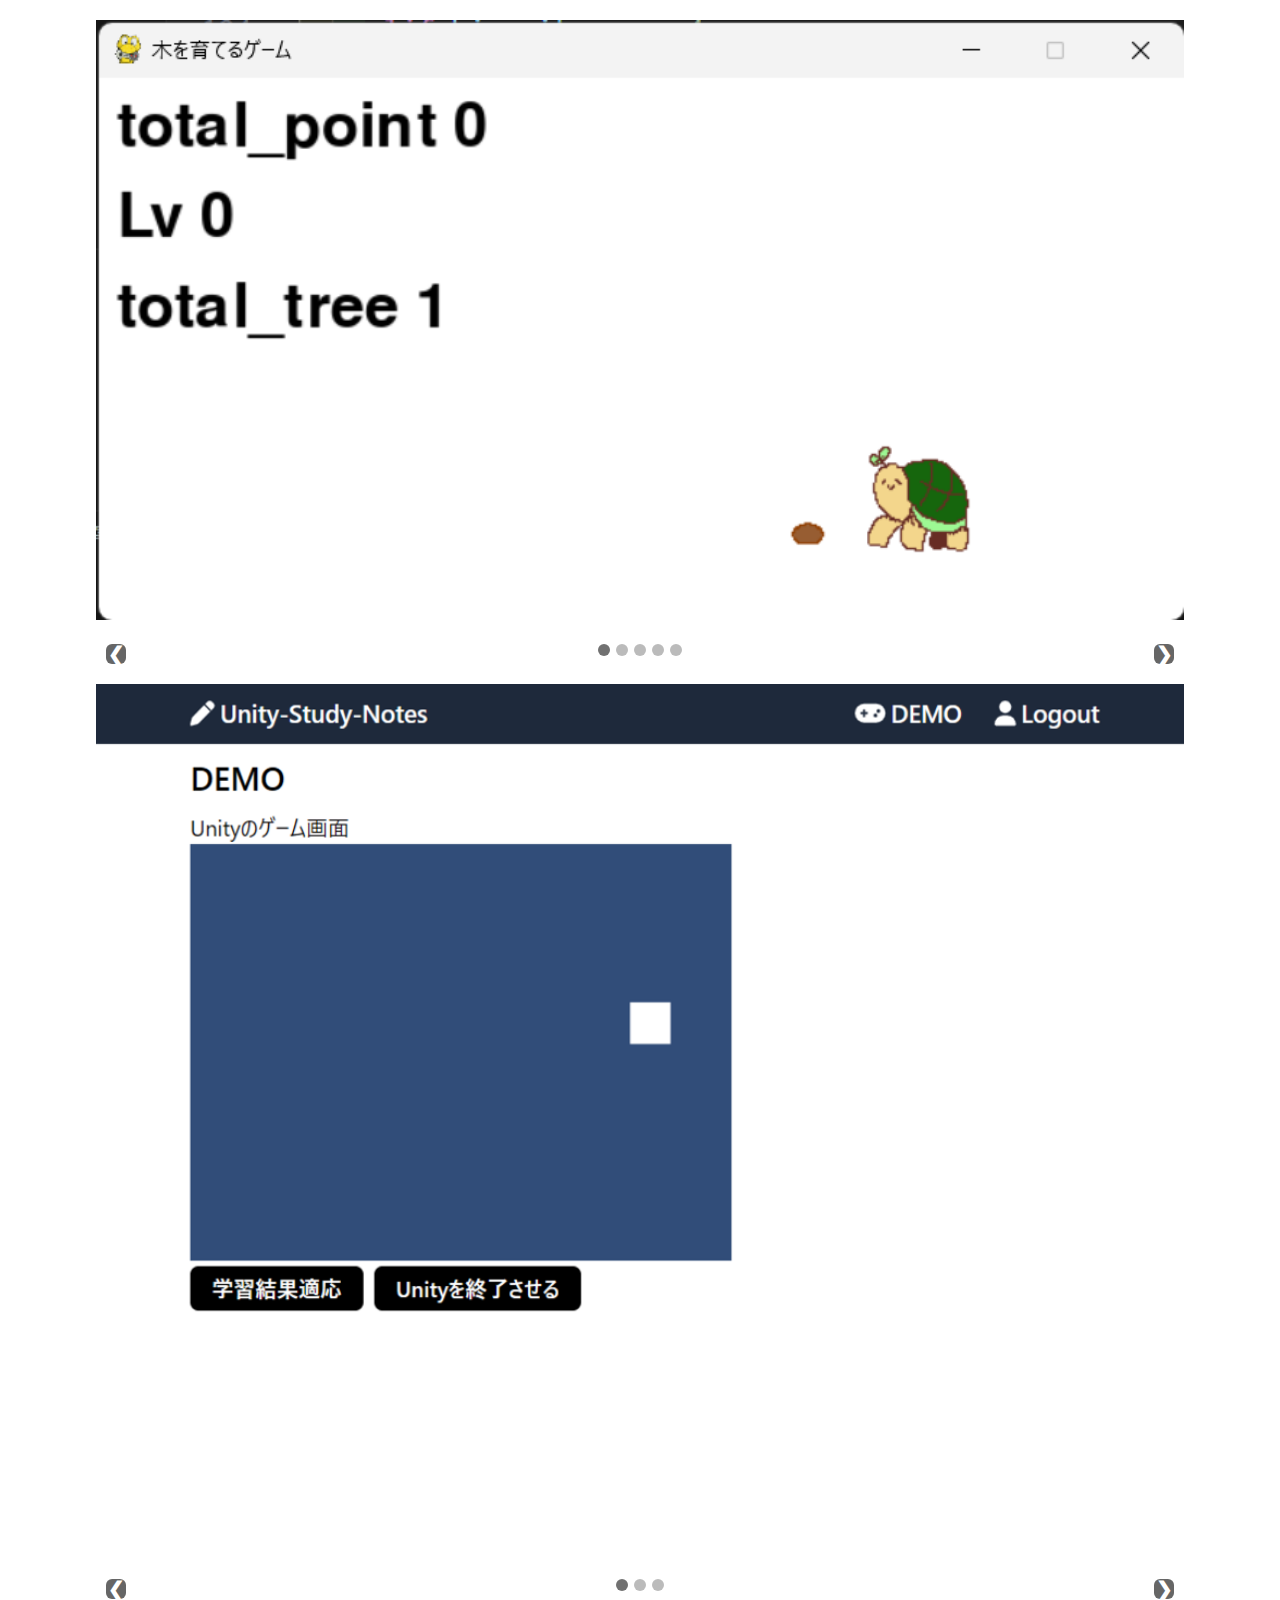
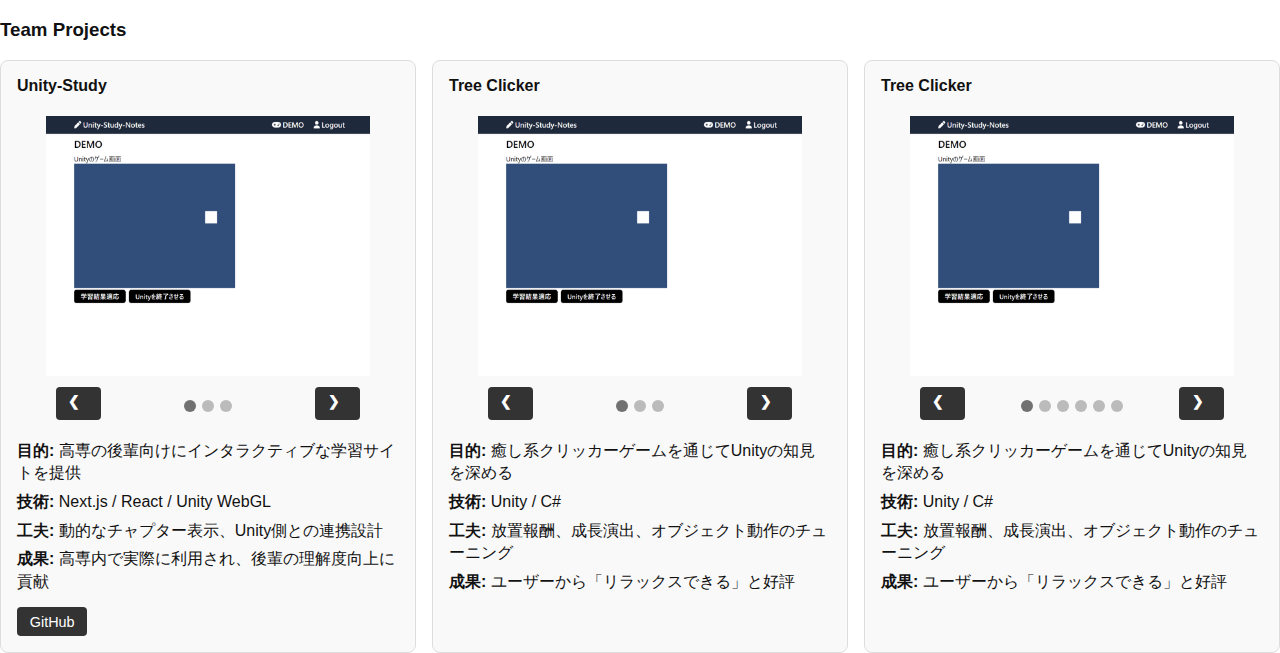
<file: test/test.html>
<!DOCTYPE html>
<html lang="ja">
<head>
  <meta charset="UTF-8" />
  <meta name="viewport" content="width=device-width, initial-scale=1.0"/>
  <title>複数スライドショー</title>
  <link rel="stylesheet" href="main.css" />
</head>
<body>

  <!-- スライドショー 1 -->
  <div class="slideshow" data-slideshow-id="1">
    <div class="slide"><img src="../img/kame/img1.png" alt=""></div>
    <div class="slide"><img src="../img/kame/img2.png" alt=""></div>
    <div class="slide"><img src="../img/kame/img3.png" alt=""></div>
    <div class="slide"><img src="../img/kame/img2.png" alt=""></div>
    <div class="slide"><img src="../img/kame/img3.png" alt=""></div>
    <div class="controller">
        <a class="prev">&#10094;</a>
        <div class="dots"></div>
        <a class="next">&#10095;</a>
    </div>
  </div>

  <!-- スライドショー 2 -->
  <div class="slideshow" data-slideshow-id="2">
    <div class="slide"><img src="../img/Next.js/DEMO1.png" alt=""></div>
    <div class="slide"><img src="../img/Next.js/login.png" alt=""></div>
    <div class="slide"><img src="../img/Next.js/posts.png" alt=""></div>
    <div class="controller">
        <a class="prev">&#10094;</a>
        <div class="dots"></div>
        <a class="next">&#10095;</a>
    </div>
  </div>

  <h3>Team Projects</h3>
        <div class="project-grid">
            <div class="card">
              <h4>Unity-Study</h4>
              <div class="slideshow" data-slideshow-id="2">
                <div class="slide"><img src="../img/Next.js/DEMO1.png" alt=""></div>
                <div class="slide"><img src="../img/Next.js/login.png" alt=""></div>
                <div class="slide"><img src="../img/Next.js/posts.png" alt=""></div>
                <div class="controller">
                    <a class="prev">&#10094;</a>
                    <div class="dots"></div>
                    <a class="next">&#10095;</a>
                </div>
              </div>
              <p><strong>目的:</strong> 高専の後輩向けにインタラクティブな学習サイトを提供</p>
              <p><strong>技術:</strong> Next.js / React / Unity WebGL</p>
              <p><strong>工夫:</strong> 動的なチャプター表示、Unity側との連携設計</p>
              <p><strong>成果:</strong> 高専内で実際に利用され、後輩の理解度向上に貢献</p>
              <a href="https://github.com/akaumigame6/Unity-Study" target="_blank">GitHub</a>
            </div>
        
            <div class="card">
              <h4>Tree Clicker</h4>
              <div class="slideshow" data-slideshow-id="2">
                <div class="slide"><img src="../img/Next.js/DEMO1.png" alt=""></div>
                <div class="slide"><img src="../img/Next.js/login.png" alt=""></div>
                <div class="slide"><img src="../img/Next.js/posts.png" alt=""></div>
                <div class="controller">
                    <a class="prev">&#10094;</a>
                    <div class="dots"></div>
                    <a class="next">&#10095;</a>
                </div>
              </div>
              <p><strong>目的:</strong> 癒し系クリッカーゲームを通じてUnityの知見を深める</p>
              <p><strong>技術:</strong> Unity / C#</p>
              <p><strong>工夫:</strong> 放置報酬、成長演出、オブジェクト動作のチューニング</p>
              <p><strong>成果:</strong> ユーザーから「リラックスできる」と好評</p>
            </div>
            <div class="card">
                <h4>Tree Clicker</h4>
                <div class="slideshow" data-slideshow-id="2">
                  <div class="slide"><img src="../img/Next.js/DEMO1.png" alt=""></div>
                  <div class="slide"><img src="../img/Next.js/login.png" alt=""></div>
                  <div class="slide"><img src="../img/Next.js/posts.png" alt=""></div>
                  <div class="slide"><img src="../img/Next.js/DEMO1.png" alt=""></div>
                  <div class="slide"><img src="../img/Next.js/login.png" alt=""></div>
                  <div class="slide"><img src="../img/Next.js/posts.png" alt=""></div>
                  <div class="controller">
                      <a class="prev">&#10094;</a>
                      <div class="dots"></div>
                      <a class="next">&#10095;</a>
                  </div>
                </div>
                <p><strong>目的:</strong> 癒し系クリッカーゲームを通じてUnityの知見を深める</p>
                <p><strong>技術:</strong> Unity / C#</p>
                <p><strong>工夫:</strong> 放置報酬、成長演出、オブジェクト動作のチューニング</p>
                <p><strong>成果:</strong> ユーザーから「リラックスできる」と好評</p>
              </div>
          </div>

  <script src="main.js"></script>
</body>
</html>
</file>
<file: js_game/js_game.css>
html {
    -ms-text-size-adjust: 100%;
    -webkit-text-size-adjust: 100%;
    font-family: "Yusei Magic", sans-serif;
    --theme-color-1: rgb(0, 0, 0);
    --theme-color-2: #fc3;
    --theme-color-3: rgb(27, 214, 180);
    color: #454545;
    scroll-behavior: smooth;
  }
  
  body {
    color: var(--main-foreground);
    line-height: 1.5;
    word-wrap: break-word;
    box-sizing: border-box;
    max-width: 980px;
    margin: 2em auto;
    padding: 0px 30px;
  }
  
  h1 {
    font-weight: bold;
  padding: 0 3em;
  width: fit-content;
  margin: 0 auto;
  text-align: center;
  position: relative;
}
  h1::before, h1::after {
  content: '';
  background: #4c9ac0;
  width: 2em;
  height: 3px;
  position: absolute;
  top: 50%;
  transform: translateY(-50%);
  -webkit-transform: translateY(-50%);
  -ms-transform: translateY(-50%);
}
h1::before {
  left: 0;
}
h1::after {
  right: 0;
}
  
  h2 {
    position: relative;
    font-size: 150%;
    letter-spacing: 0.05em;
    font-weight: normal;
    padding: 0 0 0 1.5em;
    border-bottom: 3px solid var(--theme-color-1);
    
  }
  
  h2::before {
    position: absolute;
    left: 0.4em;
    font-weight: bold;
    font-family: "Font Awesome 6 Free";
    content: "\f5ad";
    top: 0.2em;
    font-size: 85%;
    color: var(--theme-color-1);
  }
  
  h3 {
    padding: 0 0.5em;
    margin-left: 0.5em;
    margin-right: 0.5em;
    border-left: 7px dotted #4c9ac0;
    background-color: #fff;
    outline: 3px solid #4c9ac0;
    outline-offset: 0.5em;
    position: relative;
  }

  h3::after {
    content: '';
    position: absolute;
    right: calc(-0.5em - 3px);
    top: calc(-0.5em - 3px);
    border-width: 0 20px 20px 0;
    border-style: solid;
    border-color: #4c9ac0 #fff #4c9ac0;
    box-shadow: -1px 1px 1px rgba(0, 0, 0, 0.15); 
  }

  img {
    border-radius: 10px;
  }
  
  strong {
    font-style: normal;
    font-weight: normal;
    font-size: 125%;
    padding: 0 0.2em;
  }

  str {
    display       : inline-block;        /* ブロック化              */
    border        : 1px solid #d0d0d0;   /* 囲み線                  */
    padding       : 0px 4px;                 /* 囲み線内の余白          */
    margin        : 0 4px;               /* 囲み線のの外左右余白    */
    color         : #0a0a0a;             /* 文字色                  */
    background    : #d0d0d0;             /* 背景色                  */
    border-radius: 5px;
  }

  str2 {
    display       : inline-block;        /* ブロック化              */
    border        : 1px solid #140056;   /* 囲み線                  */
    padding       : 0 4px;                 /* 囲み線内の余白          */
    margin        : 0 4px;               /* 囲み線のの外左右余白    */
    color         : #ffffff;             /* 文字色                  */
    background    : #140056;             /* 背景色                  */
    border-radius: 5px;
  }
  
  a {
    text-decoration: none;
    color: black;
    cursor: pointer;
  }

  a:hover {
    text-decoration: none;
    color:  var(--theme-color-2);
    border-radius: 4px;
    border-bottom: none;
  }

  p {
    font-family: "Kiwi Maru", serif;
  }

  .url {
    text-decoration: none;
    color: skyblue;
    cursor: pointer;
    border-bottom: 1.5px dashed;
    transition: background-color 0.5s;
  }

  .url:hover {
    color: white;
    background-color: var(--theme-color-2);
    border-radius: 4px;
    border-bottom: none;
  }
  
  ul {
    list-style: none;
    padding: 0;
    margin-block-start: 0.7em;
    margin-block-end: 0.7em;
  }
  
  .list-design {
    list-style: none;
    padding: 0;
  }

  .list-design li {
    background: #ebf4f8;
    border-bottom: 2px solid #ededed;
    border-left: 12px solid #99bdde;
    margin-bottom: 5px;
    padding: .5em;
  }
  
  .list-design li:nth-child(even) {
    background: #ebf8f0;
    border-left: 12px solid #99ded9;
  }
  
  table{
    margin:auto;
  }


  .box1{
    padding: 0.5em 1em;
    margin: 2em 0;
    color: #ff7d6e;
    background: #ffebe9;
    border-top: solid 10px #ff7d6e;
    box-shadow: 0 3px 4px rgba(0, 0, 0, 0.32);/*影*/
  }
  .box1 p {
    margin: 0; 
    padding: 0;
  }

  .box2{
    padding: 0.5em 1em;
    margin: 1em 0;
    background: #f4f4f4;
    border-left: solid 6px #5bb7ae;
    box-shadow: 0px 2px 3px rgba(0, 0, 0, 0.33);
  }
  .box2 p{
    margin: 0; 
    padding: 0;
  }

  .box3{
    padding: 0.5em 1em;
    margin: 1em 0;
    color:#ffffff;
    background: #140056;
    border-radius: 5px;
  }
  .box3 p{
    margin: 0; 
    padding: 0;
  }

  .kaisetu{
    font-family: "Kiwi Maru", serif;
  }

  .inline{
    display: inline
  }

  .left_top{
    position:absolute;
		left:0px;
  }

  .right_top{
    position:absolute;
		right:40px;
  }

  .code_box{
    margin: 0;
    padding: 0;
    color         : #ffffff;
    background: #140056;
  }

  .code{
    padding: 0;
    font-family: "Source Code Pro", monospace;
    font-optical-sizing: auto;
    font-style: normal;
  }
  .code_string{
    padding: 0;
    font-family: "Noto Sans JP", sans-serif;
    font-optical-sizing: auto;
    font-style: normal;
  }

  canvas {
    background: #eee;
    display: block;
    margin: 0 auto;
  }
</file>
<file: PostgreSQL/concurrency_control.css>
:root {
    --bg-color: #050505;
    /* より深い黒 */
    --text-main: #e0ffff;
    /* 青みがかった発光する白 */
    --text-muted: #8a9ba8;

    /* ネオンカラー定義 */
    --neon-blue: #00ffff;
    --neon-pink: #ff00ff;
    --neon-yellow: #ffff00;

    /* 発光エフェクト定義 */
    --glow-blue: 0 0 5px var(--neon-blue), 0 0 10px var(--neon-blue), 0 0 20px var(--neon-blue);
    --glow-pink: 0 0 5px var(--neon-pink), 0 0 10px var(--neon-pink), 0 0 20px var(--neon-pink);
    --text-glow: 0 0 2px rgba(224, 255, 255, 0.5);

    /* フォント */
    --font-title: 'Orbitron', sans-serif;
    /* SFチックな見出し */
    --font-mono: 'Share Tech Mono', monospace;
    /* ターミナル文字 */
}

body {
    background-color: var(--bg-color);
    color: var(--text-main);
    font-family: "Helvetica Neue", Arial, sans-serif;
    line-height: 1.8;
    margin: 0;
    padding: 0;
    /* 背景にサイバーなグリッドを描画 */
    background-image:
        linear-gradient(rgba(0, 255, 255, 0.05) 1px, transparent 1px),
        linear-gradient(90deg, rgba(0, 255, 255, 0.05) 1px, transparent 1px);
    background-size: 30px 30px;
    position: relative;
}

/* CRTモニターのような走査線エフェクトを全体にかける（凝った感） */
body::after {
    content: "";
    position: fixed;
    top: 0;
    left: 0;
    width: 100%;
    height: 100%;
    background: repeating-linear-gradient(0deg,
            rgba(0, 0, 0, 0.15),
            rgba(0, 0, 0, 0.15) 1px,
            transparent 1px,
            transparent 2px);
    pointer-events: none;
    /* クリックを邪魔しないように */
    z-index: 10;
}

.container {
    max-width: 840px;
    margin: 0 auto;
    padding: 2rem 1.5rem;
    position: relative;
    z-index: 1;
    /* 走査線より下に配置 */
}

/* --- タイトルエリア --- */
header {
    text-align: center;
    padding: 5rem 0 3rem;
    border-bottom: 2px solid var(--neon-blue);
    box-shadow: 0 2px 15px rgba(0, 255, 255, 0.3);
    margin-bottom: 4rem;
}

h1 {
    font-family: var(--font-title);
    font-size: 3rem;
    margin-bottom: 0.5rem;
    letter-spacing: 0.05em;
    color: var(--neon-blue);
    text-transform: uppercase;
    /* 強烈なネオン発光 */
    text-shadow: var(--glow-blue);
}

.subtitle {
    font-family: var(--font-mono);
    color: var(--neon-yellow);
    font-size: 1.1rem;
    letter-spacing: 0.1em;
    text-shadow: 0 0 5px var(--neon-yellow);
}

/* --- 見出し --- */
h2 {
    font-family: var(--font-title);
    color: var(--neon-yellow);
    border-left: 6px solid var(--neon-yellow);
    padding-left: 1rem;
    margin-top: 5rem;
    font-size: 2rem;
    text-shadow: 0 0 8px rgba(255, 255, 0, 0.6);
    background: linear-gradient(90deg, rgba(255, 255, 0, 0.1), transparent);
    display: inline-block;
    width: 100%;
}

h3 {
    font-family: var(--font-title);
    color: var(--neon-blue);
    border-bottom: 1px dashed var(--neon-blue);
    padding-bottom: 0.5rem;
    margin-top: 3rem;
    font-size: 1.4rem;
}

/* --- ストーリーボックス（デジタルパネル風） --- */
.story-box {
    background-color: rgba(10, 10, 20, 0.8);
    border: 1px solid var(--neon-blue);
    padding: 2rem;
    margin: 3rem 0;
    position: relative;
    /* 角を少し削ってデジタル感を出す */
    clip-path: polygon(0 -10%, 95% 0, 100% 15%, 100% 100%, 5% 100%, 0 85%);
    box-shadow: inset 0 0 20px rgba(0, 255, 255, 0.1);
}

.story-box::before {
    content: "[ CASE_FILE_LOADED ]";
    position: absolute;
    top: -12px;
    left: 20px;
    background: var(--bg-color);
    color: var(--neon-yellow);
    font-family: var(--font-mono);
    padding: 0 10px;
    font-size: 0.9rem;
    border: 1px solid var(--neon-yellow);
    text-shadow: 0 0 5px var(--neon-yellow);
}

/* --- 2画面分割ターミナル（ネオン強化版） --- */
.dual-terminal {
    display: flex;
    flex-wrap: wrap;
    gap: 15px;
    margin: 0rem -1rem;
    /* 少し横に広げる */
    padding: 15px;
    background: #000;
    /* 外枠をサイバーピンクで発光させる */
    border: 2px solid var(--neon-pink);
    box-shadow: var(--glow-pink), inset 0 0 20px rgba(255, 0, 255, 0.2);
    border-radius: 4px;
}

.terminal-window {
    flex: 1;
    min-width: 320px;
    background: rgba(0, 0, 0, 0.8);
    border-radius: 0 0 4px 4px;
    overflow: hidden;
    border: 1px solid #333;
}

.terminal-header {
    padding: 8px 15px;
    font-size: 0.85rem;
    font-family: var(--font-mono);
    font-weight: bold;
    display: flex;
    justify-content: space-between;
    letter-spacing: 0.05em;
}

/* 探偵（A）：青ネオン */
.term-a {
    border-color: var(--neon-blue);
}

.term-a .terminal-header {
    background: rgba(0, 255, 255, 0.2);
    color: var(--neon-blue);
    text-shadow: 0 0 5px var(--neon-blue);
    border-bottom: 1px solid var(--neon-blue);
}

/* 怪盗（B）：ピンクネオン */
.term-b {
    border-color: var(--neon-pink);
}

.term-b .terminal-header {
    background: rgba(255, 0, 255, 0.2);
    color: var(--neon-pink);
    text-shadow: 0 0 5px var(--neon-pink);
    border-bottom: 1px solid var(--neon-pink);
}

.terminal-body {
    padding: 0 1.5rem;
    font-family: var(--font-mono);
    font-size: 0.95rem;
    white-space: pre-wrap;
    color: var(--text-main);
    text-shadow: var(--text-glow);
    /* 文字自体も少し発光 */
}

/* --- ターミナル出力結果表示 --- */
.terminal-output {
    background: rgba(0, 0, 0, 0.9);
    border-left: 3px solid var(--text-main);
    padding: 0 1.5rem;
    font-family: var(--font-mono);
    font-size: 0.9rem;
    color: var(--text-main);
    line-height: 1.5;
    white-space: pre-wrap;
    overflow-x: auto;
    text-shadow: var(--text-glow);
}

/* A側（青）の出力 */
.terminal-output.output-a {
    border-left-color: var(--neon-blue);
    box-shadow: inset 0 0 10px rgba(0, 255, 255, 0.05);
}

/* B側（ピンク）の出力 */
.terminal-output.output-b {
    border-left-color: var(--neon-pink);
    box-shadow: inset 0 0 10px rgba(255, 0, 255, 0.05);
}

/* 出力結果内のテーブル風表示 */
.terminal-output table {
    width: 100%;
    border-collapse: collapse;
    margin: 0 0;
}

.terminal-output table th,
.terminal-output table td {
    padding: 0.5rem 0.75rem;
    border: 1px solid rgba(0, 255, 255, 0.2);
    text-align: left;
    font-family: var(--font-mono);
    font-size: 0.85rem;
}

.terminal-output table th {
    background: rgba(0, 255, 255, 0.1);
    color: var(--neon-yellow);
    font-weight: bold;
    text-shadow: 0 0 3px var(--neon-yellow);
    border-bottom: 1px solid var(--neon-blue);
}

.terminal-output table tr:hover {
    background: rgba(0, 255, 255, 0.05);
}

.terminal-output table tr:nth-child(even) {
    background: rgba(0, 0, 0, 0.3);
}

/* 出力結果内のキーワードハイライト */
.terminal-output .output-keyword {
    color: var(--neon-yellow);
    font-weight: bold;
    text-shadow: 0 0 3px rgba(255, 255, 0, 0.4);
}

.terminal-output .output-value {
    color: var(--neon-blue);
    text-shadow: 0 0 2px rgba(0, 255, 255, 0.3);
}

.terminal-output .output-error {
    color: #ff3366;
    font-weight: bold;
    text-shadow: 0 0 3px rgba(255, 0, 100, 0.4);
}

.terminal-output .output-success {
    color: #00ff64;
    font-weight: bold;
    text-shadow: 0 0 3px rgba(0, 255, 100, 0.4);
}

.terminal-output .output-warning {
    color: #ffc800;
    font-weight: bold;
    text-shadow: 0 0 3px rgba(255, 200, 0, 0.4);
}

/* SQLコマンドのハイライト */
.sql-cmd {
    color: var(--neon-yellow);
    font-weight: bold;
}

.sql-comment {
    color: #c2c2c2;
    font-style: italic;
}

/* カーソル点滅アニメーション（おまけ） */
.cursor-blink::after {
    content: "_";
    animation: blink 1s step-end infinite;
    color: var(--neon-blue);
}

@keyframes blink {
    50% {
        opacity: 0;
    }
}

/* --- 挑戦状セクション（危険な雰囲気） --- */
.challenge-section {
    /* 危険を示す斜めストライプの背景 */
    background:
        repeating-linear-gradient(45deg,
            rgba(255, 0, 255, 0.05),
            rgba(255, 0, 255, 0.05) 10px,
            transparent 10px,
            transparent 20px);
    border: 2px solid var(--neon-pink);
    box-shadow: var(--glow-pink);
    padding: 3rem;
    margin-top: 5rem;
}

.challenge-title {
    color: var(--neon-pink);
    font-family: var(--font-title);
    font-weight: bold;
    font-size: 1.8rem;
    margin-bottom: 1.5rem;
    text-align: center;
    text-transform: uppercase;
    text-shadow: var(--glow-pink);
}

/* --- 解説セクション（情報パネル風） --- */
.explanation {
    background: rgba(10, 20, 30, 0.7);
    border-left: 4px solid var(--neon-blue);
    padding: 1.5rem;
    margin: 2rem 0;
    position: relative;
    font-family: var(--font-mono);
    font-size: 0.95rem;
    line-height: 1.7;
}

.explanation::before {
    content: "[ INFO ]";
    position: absolute;
    top: -10px;
    left: 20px;
    background: var(--bg-color);
    color: var(--neon-blue);
    font-family: var(--font-mono);
    font-size: 0.8rem;
    padding: 0 8px;
    border: 1px solid var(--neon-blue);
    text-shadow: 0 0 3px var(--neon-blue);
}

.explanation p {
    color: var(--text-main);
    margin: 0.5rem 0;
}

.explanation ti {
    color: var(--neon-yellow);
    font-weight: bold;
    text-shadow: 0 0 3px rgba(255, 255, 0, 0.5);
}

/* --- リンク（サイバーパンク風） --- */
a {
    color: var(--neon-blue);
    text-decoration: none;
    position: relative;
    font-weight: 500;
    text-shadow: 0 0 5px rgba(0, 255, 255, 0.3);
    transition: all 0.3s ease;
    border-bottom: 1px solid var(--neon-blue);
}

a:hover {
    color: var(--neon-yellow);
    text-shadow: 0 0 10px rgba(255, 255, 0, 0.6);
    border-bottom-color: var(--neon-yellow);
    transform: scale(1.05);
}

a:active {
    color: var(--neon-pink);
    text-shadow: 0 0 15px rgba(255, 0, 255, 0.8);
    border-bottom-color: var(--neon-pink);
}

a::before {
    content: "";
    position: absolute;
    width: 0;
    height: 2px;
    bottom: -3px;
    left: 0;
    background: linear-gradient(90deg, var(--neon-blue), var(--neon-pink));
    transition: width 0.3s ease;
}

a:hover::before {
    width: 100%;
}

/* 外部リンク向けアイコン */
a[target="_blank"]::after {
    content: " ↗";
    color: var(--neon-pink);
    font-size: 0.8em;
    margin-left: 3px;
}

/* コマンドの説明用 */
code {
    background: rgba(0, 0, 0, 0.5);
    color: var(--neon-cyan);
    padding: 2px 6px;
    border: 1px solid rgba(0, 255, 255, 0.3);
    border-radius: 2px;
    font-family: var(--font-mono);
    text-shadow: 0 0 2px var(--neon-blue);
}

/* --- クイズセクション（知識確認パネル風） --- */
.quiz {
    background: rgba(20, 10, 30, 0.6);
    border: 2px solid var(--neon-pink);
    border-radius: 4px;
    padding: 0;
    margin: 2.5rem 0;
    position: relative;
}

.quiz::before {
    content: "[ QUIZ ]";
    position: absolute;
    top: -12px;
    right: 20px;
    background: var(--bg-color);
    color: var(--neon-pink);
    font-family: var(--font-mono);
    font-size: 0.8rem;
    padding: 0 8px;
    border: 1px solid var(--neon-pink);
    text-shadow: 0 0 5px var(--neon-pink);
    z-index: 1;
}

/* クイズの質問部分 */
.quiz-question {
    padding: 2rem;
    padding-right: 2.5rem;
}

.quiz-question h4 {
    color: var(--neon-pink);
    font-family: var(--font-title);
    font-size: 1.2rem;
    margin: 0 0 1rem 0;
    text-transform: uppercase;
    text-shadow: 0 0 5px var(--neon-pink);
}

.quiz-question p {
    color: var(--text-main);
    margin: 0.5rem 0;
    line-height: 1.7;
}

/* details要素のカスタマイズ */
details {
    cursor: pointer;
}

/* summary（展開ボタン）のスタイル */
details>summary {
    background: linear-gradient(90deg, rgba(255, 0, 255, 0.15), rgba(0, 255, 255, 0.05));
    padding: 1rem 1.5rem;
    border-top: 1px solid var(--neon-pink);
    color: var(--neon-yellow);
    font-family: var(--font-title);
    font-weight: bold;
    user-select: none;
    transition: all 0.3s ease;
    position: relative;
    text-transform: uppercase;
    text-shadow: 0 0 3px rgba(255, 255, 0, 0.4);
    letter-spacing: 0.05em;
    list-style: none;
}

/* 展開時のsummaryスタイル */
details[open]>summary {
    background: linear-gradient(90deg, rgba(255, 0, 255, 0.3), rgba(0, 255, 255, 0.1));
    text-shadow: 0 0 8px rgba(255, 255, 0, 0.6);
    color: var(--neon-yellow);
}

/* summaryの矢印カスタマイズ */
details>summary::before {
    content: "▶ ";
    display: inline-block;
    transition: transform 0.3s ease;
    color: var(--neon-pink);
    margin-right: 8px;
}

details[open]>summary::before {
    transform: rotate(90deg);
}

/* クイズの答え部分 */
.quiz-answer {
    padding: 0 1.5rem;
    background: rgba(0, 0, 0, 0.5);
    border-left: 3px solid var(--neon-blue);
    margin: 1rem 0 0 0;
}

.quiz-answer h5 {
    color: var(--neon-blue);
    font-family: var(--font-title);
    font-size: 0.95rem;
    margin: 0 0 0.8rem 0;
    text-transform: uppercase;
    text-shadow: 0 0 3px var(--neon-blue);
}

.quiz-answer p {
    color: var(--text-main);
    margin: 0.5rem 0;
    font-family: var(--font-mono);
    font-size: 0.9rem;
    line-height: 1.6;
}

/* クイズの解説部分 */
.quiz-explanation {
    padding: 0 1.5rem;
    background: rgba(255, 255, 0, 0.05);
    border-left: 3px solid var(--neon-yellow);
    margin: 1rem 0 0 0;
}

.quiz-explanation h5 {
    color: var(--neon-yellow);
    font-family: var(--font-title);
    font-size: 0.95rem;
    margin: 0 0 0.8rem 0;
    text-transform: uppercase;
    text-shadow: 0 0 3px var(--neon-yellow);
}

.quiz-explanation p {
    color: var(--text-main);
    margin: 0.5rem 0;
    line-height: 1.6;
}

/* ===== ハンバーガーメニュー ===== */

/* メニューボタンのチェックボックス（非表示） */
.menu-toggle {
    display: none;
}

/* ハンバーガーボタン */
.menu-button {
    position: fixed;
    top: 2rem;
    left: 2rem;
    width: 50px;
    height: 50px;
    display: flex;
    flex-direction: column;
    justify-content: space-around;
    align-items: center;
    cursor: pointer;
    z-index: 1000;
    background: rgba(0, 0, 0, 0.8);
    border: 2px solid var(--neon-cyan, #00ffff);
    border-radius: 4px;
    box-shadow: 0 0 10px rgba(0, 255, 255, 0.5), inset 0 0 10px rgba(0, 255, 255, 0.1);
    transition: all 0.3s ease;
}

.menu-button:hover {
    box-shadow: 0 0 20px rgba(0, 255, 255, 0.8), inset 0 0 15px rgba(0, 255, 255, 0.2);
    background: rgba(0, 0, 0, 0.95);
}

/* ハンバーガーボタンの線 */
.menu-button span {
    display: block;
    width: 30px;
    height: 6px;
    transition: 0.2s;
    background: var(--neon-cyan, #00ffff);
    box-shadow: 0 0 5px var(--neon-cyan, #00ffff);
}

/* チェックボックスがONの時の線のアニメーション */
.menu-toggle:checked~.menu-button span:nth-child(1) {
    transform: translateY(16px) rotate(45deg);
    box-shadow: 0 0 8px var(--neon-pink, #ff00ff);
}

.menu-toggle:checked~.menu-button span:nth-child(2) {
    opacity: 0;
}

.menu-toggle:checked~.menu-button span:nth-child(3) {
    transform: translateY(-16px) rotate(-45deg);
    box-shadow: 0 0 8px var(--neon-pink, #ff00ff);
}

/* ナビゲーションメニュー */
.menu-nav {
    position: fixed;
    top: 0;
    left: -100%;
    width: 100%;
    height: 100vh;
    background: linear-gradient(135deg, rgba(5, 5, 5, 0.98) 0%, rgba(20, 0, 40, 0.98) 100%);
    backdrop-filter: blur(10px);
    border-right: 3px solid var(--neon-cyan, #00ffff);
    box-shadow: inset -10px 0 30px rgba(0, 255, 255, 0.2);
    transition: left 0.4s cubic-bezier(0.68, -0.55, 0.265, 1.55);
    z-index: 999;
    overflow-y: auto;
}

.menu-toggle:checked~.menu-nav {
    left: 0;
}

/* メニューコンテンツ */
.menu-content {
    padding: 6rem 2rem 2rem;
    color: var(--text-main);
}

.menu-content h3 {
    font-family: var(--font-title);
    font-size: 1.8rem;
    color: var(--neon-cyan, #00ffff);
    text-shadow: 0 0 10px var(--neon-cyan, #00ffff);
    margin-bottom: 2rem;
    border-bottom: 2px solid var(--neon-pink, #ff00ff);
    padding-bottom: 1rem;
    text-transform: uppercase;
    letter-spacing: 0.1em;
}

/* メニューセクション */
.menu-section {
    margin-bottom: 2rem;
    padding-bottom: 1.5rem;
    border-bottom: 1px solid rgba(0, 255, 255, 0.2);
}

.menu-section h4 {
    font-family: var(--font-title);
    font-size: 1.3rem;
    color: var(--neon-yellow, #ffff00);
    text-shadow: 0 0 8px rgba(255, 255, 0, 0.6);
    margin: 0 0 1rem 0;
    text-transform: uppercase;
    letter-spacing: 0.05em;
}

.menu-section>a {
    display: block;
    padding: 0.8rem 1rem;
    color: var(--text-main);
    text-decoration: none;
    font-size: 1.1rem;
    border-left: 3px solid var(--neon-pink, #ff00ff);
    margin-bottom: 0.5rem;
    transition: all 0.3s ease;
    font-family: var(--font-mono);
}

.menu-section>a:hover {
    background: rgba(255, 0, 255, 0.1);
    padding-left: 1.5rem;
    color: var(--neon-pink, #ff00ff);
    text-shadow: 0 0 8px var(--neon-pink, #ff00ff);
}

/* サブメニュー */
.submenu {
    margin-top: 1rem;
    padding-left: 1.5rem;
    border-left: 2px solid rgba(0, 255, 255, 0.3);
}

.submenu a {
    display: block;
    padding: 0.6rem 1rem;
    color: rgba(224, 255, 255, 0.8);
    text-decoration: none;
    font-size: 0.95rem;
    margin-bottom: 0.3rem;
    border-left: 2px solid var(--neon-cyan, #00ffff);
    transition: all 0.3s ease;
    font-family: var(--font-mono);
}

.submenu a:hover {
    background: rgba(0, 255, 255, 0.1);
    padding-left: 1.5rem;
    color: var(--neon-cyan, #00ffff);
    text-shadow: 0 0 6px var(--neon-cyan, #00ffff);
    border-left: 3px solid var(--neon-cyan, #00ffff);
}

/* モバイル対応 */
@media (max-width: 768px) {
    .menu-button {
        top: 1rem;
        left: 1rem;
        width: 45px;
        height: 45px;
    }

    .menu-content {
        padding: 5rem 1.5rem 2rem;
    }

    .menu-section {
        margin-bottom: 1.5rem;
        padding-bottom: 1rem;
    }

    .menu-section h4 {
        font-size: 1.1rem;
    }

    .menu-section>a {
        font-size: 0.95rem;
        padding: 0.6rem 0.8rem;
    }

    .submenu a {
        font-size: 0.85rem;
        padding: 0.5rem 0.8rem;
    }
}

@media (max-width: 480px) {
    .menu-button {
        top: 0.8rem;
        left: 0.8rem;
        width: 40px;
        height: 40px;
    }

    .menu-content {
        padding: 4rem 1rem 2rem;
    }

    .menu-button span {
        width: 20px;
    }

    .menu-nav {
        width: 100%;
    }
}
</file>
<file: PostgreSQL/index_design_and_execution_plan.css>
@import url('https://fonts.googleapis.com/css2?family=DotGothic16&display=swap');

:root {
    --bg-color: #87CEEB;
    /* Sky Blue */
    --text-color: #2c2c2c;
    --box-bg: #ffffff;
    --border-color: #000000;
    --accent-blue: #4A90E2;
    --accent-green: #7ED321;
    --accent-red: #D0021B;
    --pixel-font: 'DotGothic16', sans-serif;
}

* {
    box-sizing: border-box;
}

body {
    background-color: var(--bg-color);
    background-image:
        linear-gradient(rgba(255, 255, 255, 0.2) 2px, transparent 2px),
        linear-gradient(90deg, rgba(255, 255, 255, 0.2) 2px, transparent 2px);
    background-size: 40px 40px;
    /* Grid pattern for retro feel */
    color: var(--text-color);
    font-family: var(--pixel-font);
    line-height: 1.6;
    margin: 0;
    padding: 20px;
    font-size: 18px;
}

.container {
    max-width: 900px;
    margin: 0 auto;
}

/* --- Retro Box Style (NES/SNES Text Window) --- */
.pixel-box {
    background-color: var(--box-bg);
    border: 4px solid var(--border-color);
    padding: 20px;
    margin-bottom: 30px;
    position: relative;
    box-shadow: 8px 8px 0 rgba(0, 0, 0, 0.2);
    border-radius: 4px;
    /* Slight roundness for cleaner look, or 0 for pure retro */
}

/* Header Section */
header.pixel-box {
    text-align: center;
    background-color: #fff8e1;
    /* Light yellow for title card */
    border-color: #000;
}

h1 {
    font-size: 2.2rem;
    margin: 10px 0;
    text-shadow: 2px 2px 0 #ddd;
    color: #e65100;
}

.subtitle {
    font-size: 1.2rem;
    color: #555;
    margin-bottom: 10px;
    border-bottom: 2px dashed #000;
    display: inline-block;
    padding-bottom: 5px;
}

/* HP/MP Bar Decoration */
.status-bar {
    display: flex;
    justify-content: center;
    gap: 20px;
    margin-top: 15px;
    font-size: 0.9rem;
    background: #000;
    color: #fff;
    padding: 5px;
    border-radius: 4px;
    width: fit-content;
    margin: 15px auto 0;
}

.hp {
    color: #ff5555;
}

.mp {
    color: #55ffff;
}

/* Chapter Styling */
h2 {
    background: #000;
    color: #fff;
    padding: 10px 15px;
    display: inline-block;
    transform: skew(-10deg);
    margin-bottom: 20px;
    border: 2px solid #fff;
    box-shadow: 3px 3px 0 rgba(0, 0, 0, 0.3);
}

h3 {
    border-left: 5px solid var(--accent-blue);
    padding-left: 10px;
    margin-top: 30px;
}

/* Component Boxes */
.story-box {
    background-color: #f0f8ff;
    border: 3px solid #000;
    padding: 15px;
    margin: 20px 0;
    position: relative;
}

.story-box::before {
    content: "📜 QUEST TEXT";
    position: absolute;
    top: -12px;
    left: 10px;
    background: #000;
    color: #fff;
    padding: 0 5px;
    font-size: 0.8rem;
}

.learning-box {
    background-color: #e8f5e9;
    /* Light Green */
    border: 3px solid #2e7d32;
    padding: 15px;
    margin: 20px 0;
    border-radius: 8px;
}

.learning-box strong {
    color: #1b5e20;
}

/* Term Explanation Box (New) */
.term-box {
    background-color: #fffde7;
    /* Pale Yellow */
    border: 3px double #fbc02d;
    padding: 15px 15px 15px 50px;
    /* Left padding for icon */
    margin: 20px 0;
    position: relative;
    border-radius: 8px;
}

.term-box::before {
    content: "💡";
    /* Bulb icon or similar */
    position: absolute;
    top: 50%;
    left: 10px;
    transform: translateY(-50%);
    font-size: 2rem;
}

.term-title {
    font-weight: bold;
    color: #f57f17;
    display: block;
    margin-bottom: 5px;
    border-bottom: 1px dashed #fbc02d;
}

.exercise-box {
    background-color: #fff3e0;
    /* Light Orange */
    border: 3px dashed #ef6c00;
    padding: 20px;
    margin: 30px 0;
}

.exercise-title {
    display: block;
    font-size: 1.2rem;
    font-weight: bold;
    color: #e65100;
    margin-bottom: 10px;
}

/* Code & Terminal */
pre {
    background-color: #282c34;
    color: #abb2bf;
    padding: 15px;
    border: 4px solid #000;
    border-radius: 4px;
    overflow-x: auto;
    font-family: 'Courier New', monospace;
    font-size: 0.9rem;
}

.execution-result {
    background-color: #0c0c0c;
    /* Real terminal black */
    color: #cccccc;
    /* Default terminal text color */
    padding: 15px;
    border: 1px solid #555;
    margin-top: 10px;
    font-family: 'Consolas', 'Monaco', monospace;
    /* Terminal fonts */
    font-size: 0.85rem;
    white-space: pre;
    /* Keep formatting exact */
    overflow-x: auto;
    box-shadow: inset 0 0 10px rgba(0, 0, 0, 0.5);
    line-height: 1.2;
}

/* Quiz/Details */
.quiz-container {
    background-color: #f3e5f5;
    border: 2px solid #7b1fa2;
    padding: 15px;
    border-radius: 8px;
    margin-top: 20px;
}

summary {
    cursor: pointer;
    font-weight: bold;
    color: #7b1fa2;
    padding: 5px;
    border: 2px solid transparent;
}

summary:hover {
    border: 2px dashed #7b1fa2;
    background-color: rgba(123, 31, 162, 0.1);
}

.answer {
    margin-top: 10px;
    padding: 10px;
    border-top: 2px solid #7b1fa2;
}

/* Footer */
footer {
    text-align: center;
    margin-top: 50px;
    padding: 20px;
    background: #000;
    color: #fff;
    border-top: 4px solid var(--accent-green);
}
</file>
<file: test/main.css>
body {
    font-family: 'Segoe UI', sans-serif;
    margin: 0;
    background-color: #ffffff;
    color: #111;
  }
  
  header {
    position: fixed;
    top: 0;
    left: 0;
    width: 100%;
    background-color: #1e1e1e;
    color: #fff;
    padding: 1rem 0;
    z-index: 10;
  }
  
  .container {
    width: 90%;
    max-width: 960px;
    margin: 0 auto;
  }
  
  header h1 {
    margin: 0;
    font-size: 1.5rem;
    display: inline-block;
  }
  
  nav {
    float: right;
  }
  
  nav a {
    margin-left: 1rem;
    color: #fff;
    text-decoration: none;
    font-weight: bold;
  }
  
  .intro {
    margin: 2rem 0;
  }
  
  .skills, .projects {
    margin: 2rem 0;
  }
  
  .tags span {
    background-color: #eee;
    color: #333;
    padding: 0.3rem 0.6rem;
    margin: 0.2rem;
    display: inline-block;
    border-radius: 6px;
    font-size: 0.9rem;
  }
  
  .project-grid {
    display: grid;
    gap: 1rem;
    grid-template-columns: repeat(auto-fit, minmax(250px, 1fr));
  }
  
  .card {
    border: 1px solid #ddd;
    padding: 1rem;
    border-radius: 8px;
    background-color: #f9f9f9;
  }
  
  .card h4 {
    margin-top: 0;
  }
  
  .card p {
    margin: 0.4rem 0;
    line-height: 1.4;
  }
  
  .card a {
    display: inline-block;
    margin-top: 0.5rem;
    background-color: #333;
    color: #fff;
    padding: 0.4rem 0.8rem;
    border-radius: 4px;
    text-decoration: none;
    font-size: 0.9rem;
  }

/*
test
*/

.card-content {
  margin-top: 1rem;
  display: flex;
  flex-direction: column;
  gap: 1rem;
}

.content-block {
  border-left: 4px solid #ddd;
  padding-left: 0.5rem;
}

.content-heading {
  font-size: 1rem;
  font-weight: 600;
  color: #333;
  margin-top: 0; 
  margin-bottom: 0.3rem;
}

.content-text {
  font-size: 0.95rem;
  line-height: 1.5;
  color: #555;
  margin: 0;
}

/*
testここまで
*/

/*////////////////////////////////////////
スライドショーのスタイル
////////////////////////////////////////*/
.slideshow {
    width: 100%;
    position: relative;
    max-width: 85%;
    margin: 20px auto;
    overflow: hidden;
  }
  
  .slide {
    display: none;
    width: 100%;
  }
  
  .slide img {
    width: 100%;
    height: auto;
    display: block;
  }
  
  .prev, .next {
    cursor: pointer;
    position: absolute;
    bottom: 0px;
    width: 20px;
    height: 20px;
    padding: 0;
    display: flex;
    align-items: center;
    justify-content: center;
    color: white;
    font-weight: bold;
    font-size: 20px;
    background-color: rgba(0, 0, 0, 0.6);
    border-radius: 6px;
    z-index: 1;
  }
  .prev {
    left: 10px;
  }
  
  .next {
    right: 10px;
  }
  
  .dots {
    text-align: center;
    margin-top: 10px;
    scrollbar-width: none;
  }

  .dots::-webkit-scrollbar {
    display: none; /* Chrome, Safari */
  }
  
  .dot {
    flex: 0 0 auto;
    cursor: pointer;
    height: 12px;
    width: 12px;
    margin: 4px 3px;
    background-color: #bbb;
    border-radius: 50%;
    display: inline-block;
    transition: background-color 0.3s ease;
  }
  
  .dot.active {
    background-color: #717171;
  }

  .controller {
    display: flex;
    justify-content: center;
    align-items: center;
    margin-top: 10px;
  }
  
  @media (max-width: 600px) {
    .prev, .next {
      font-size: 18px;
      padding: 10px;
    }
  }
</file>
